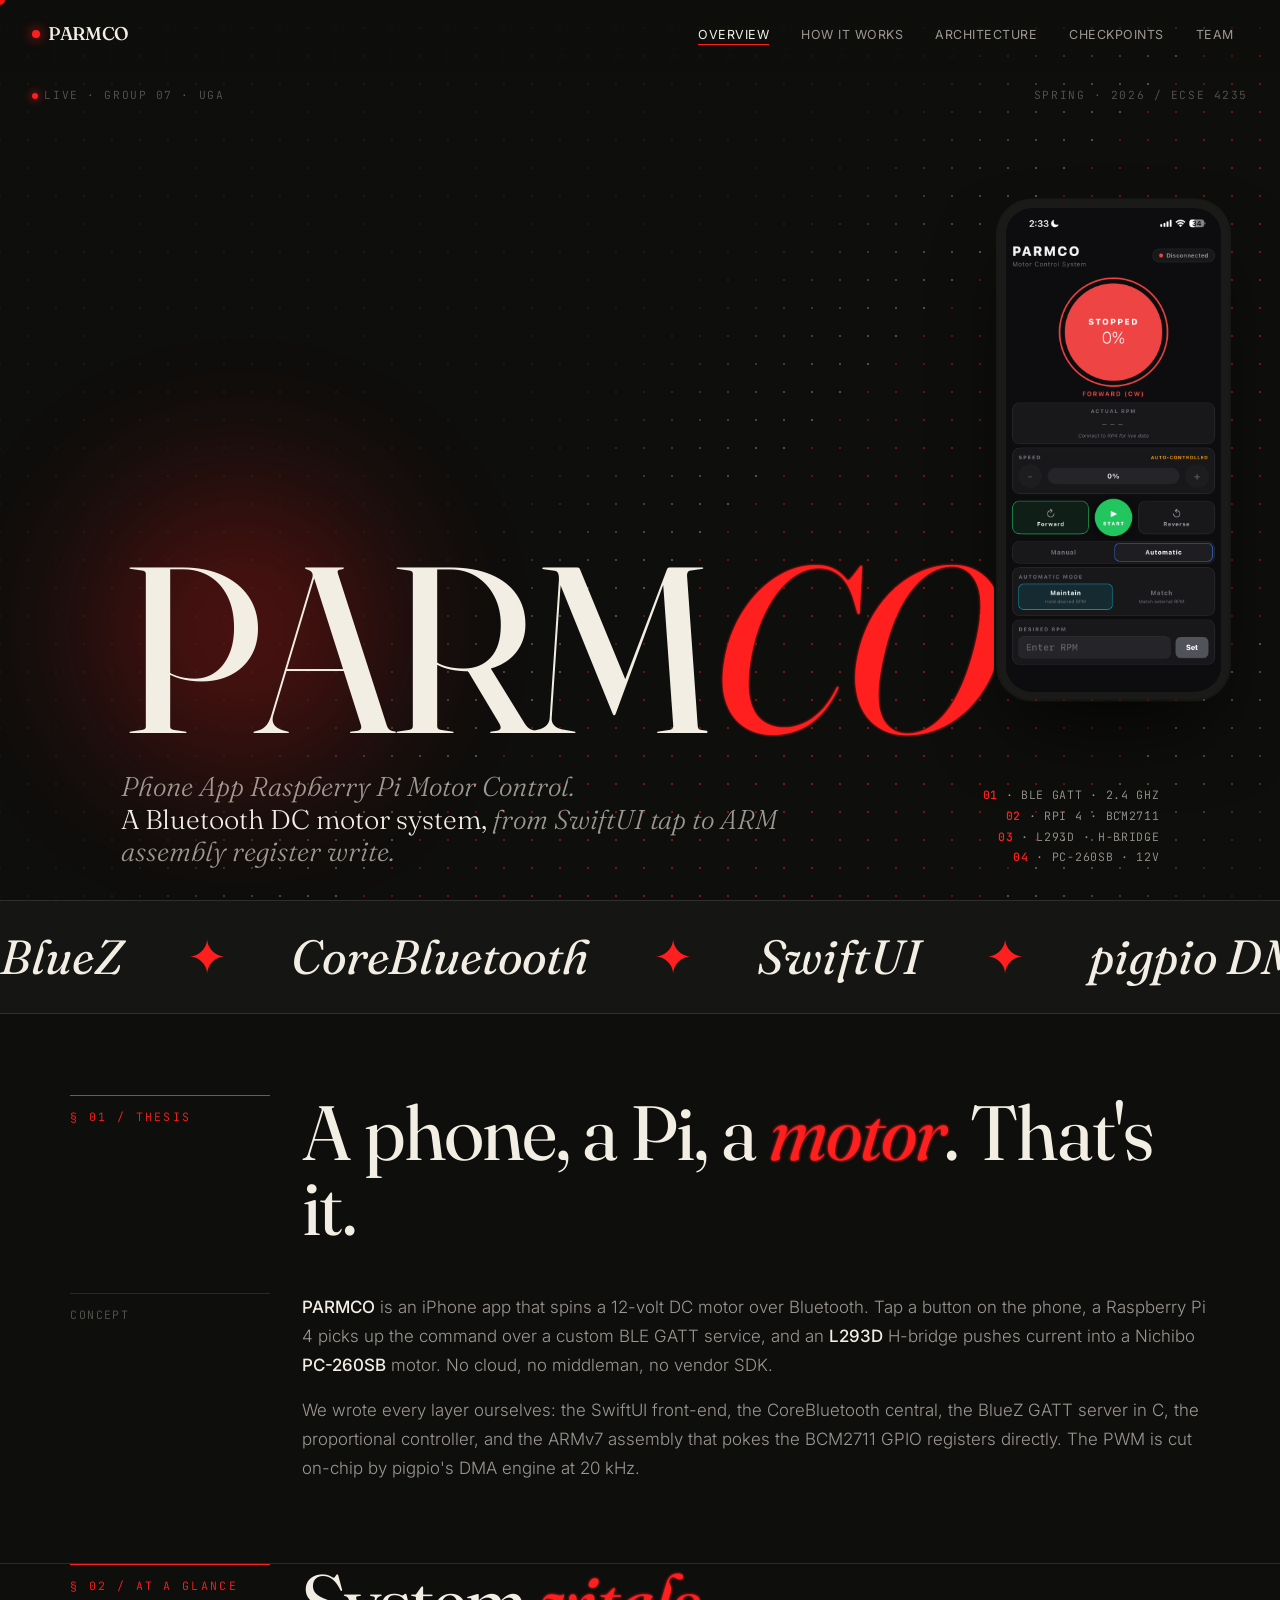
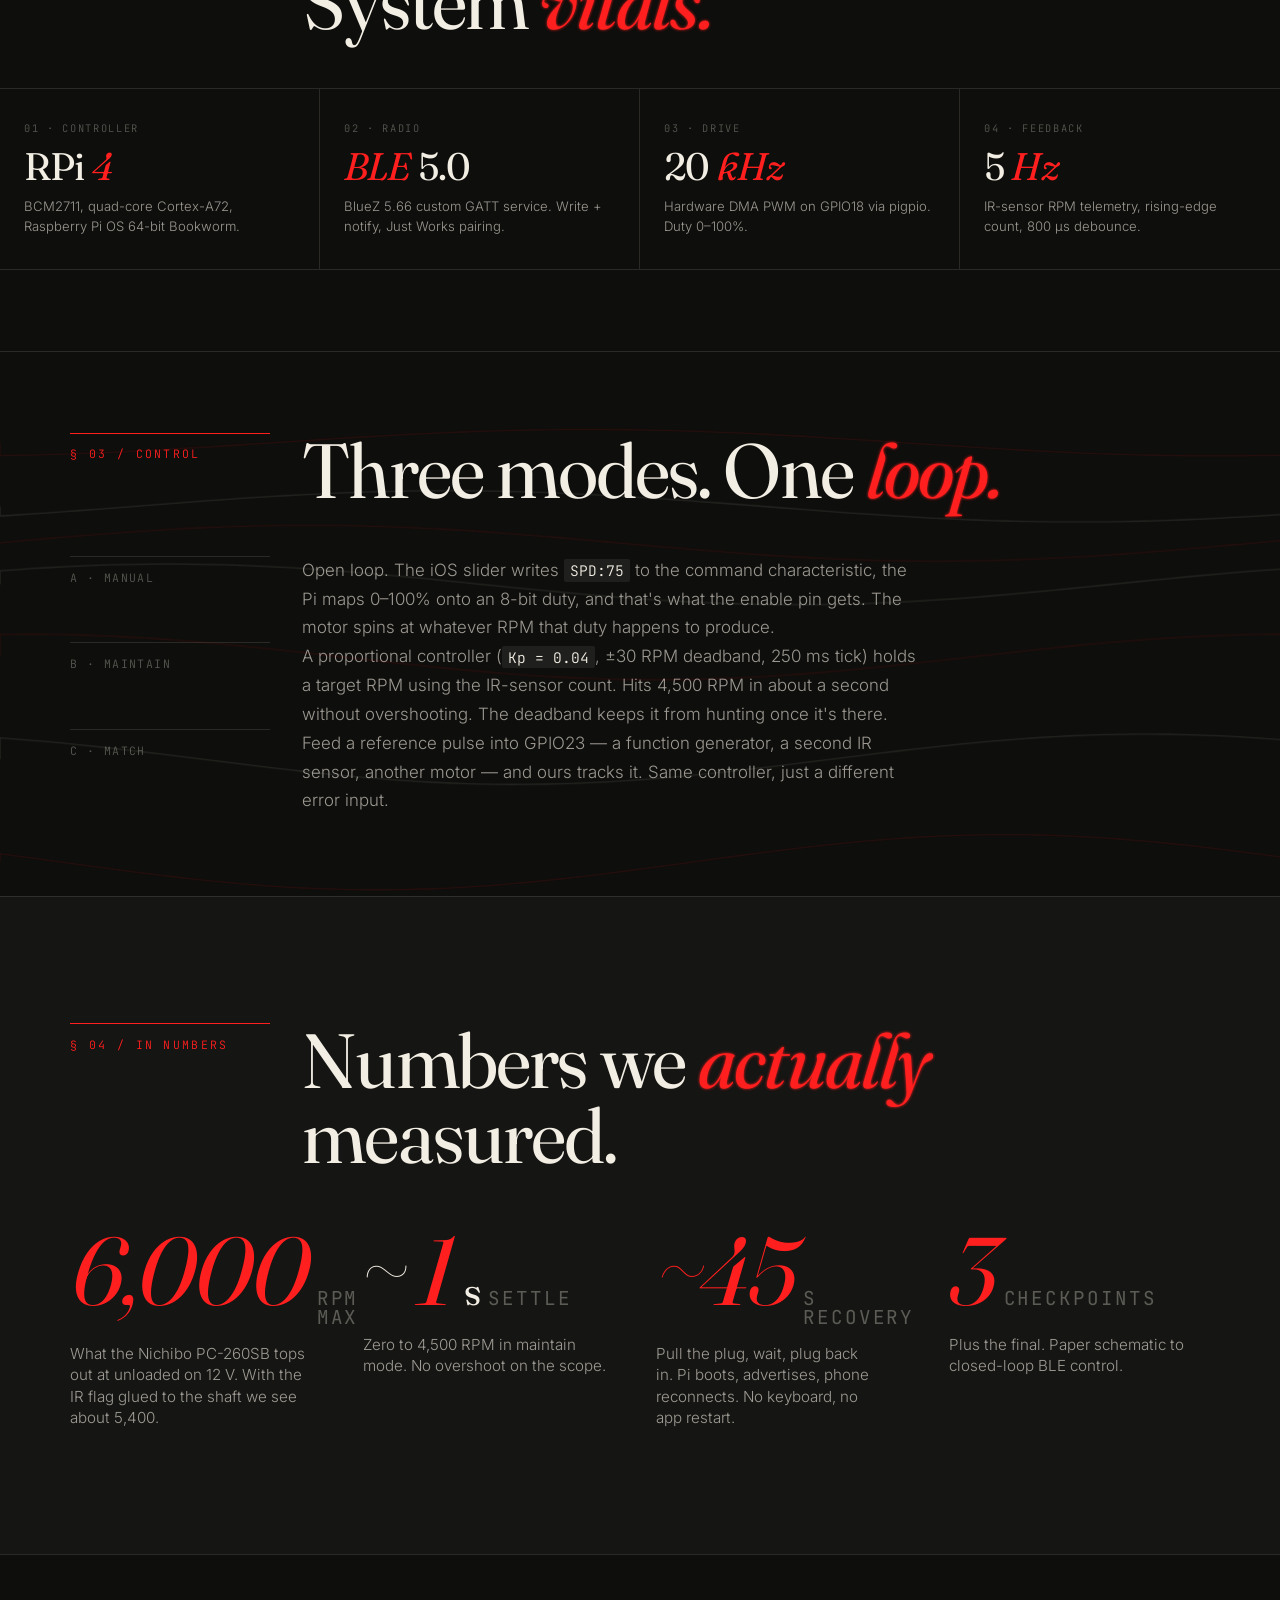
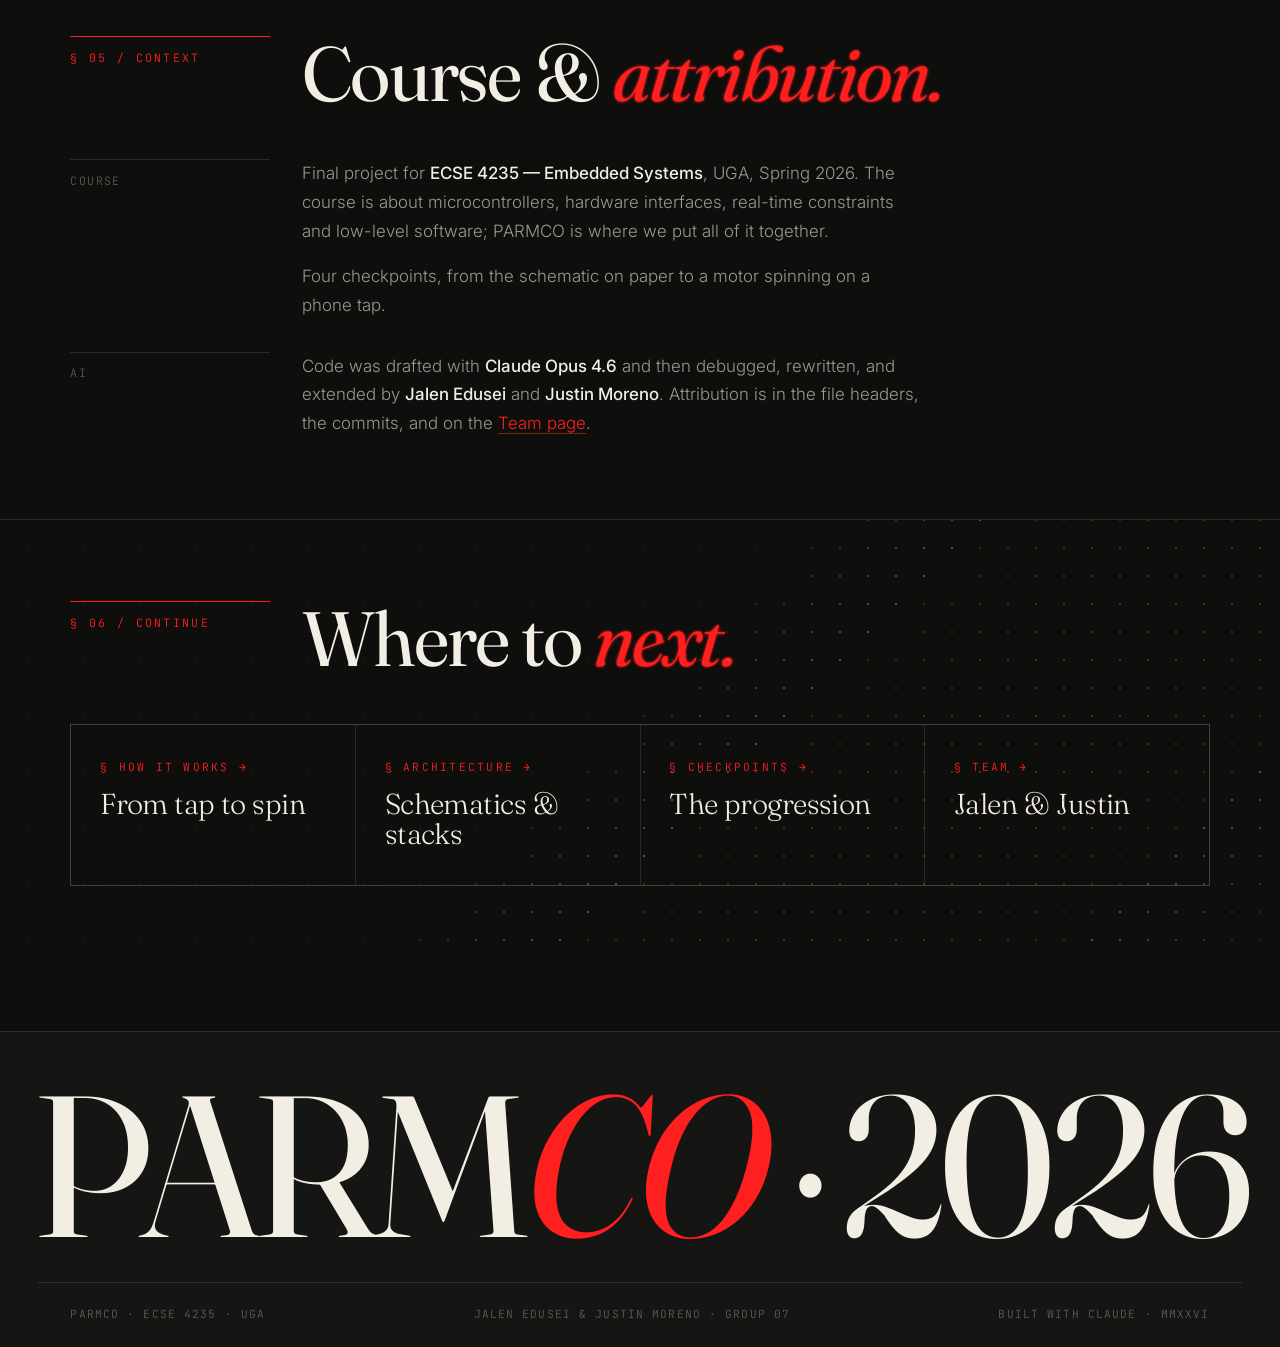
<file: index.html>
<!DOCTYPE html>
<html lang="en">
<head>
  <meta charset="UTF-8">
  <link rel="icon" href="favicon.svg" type="image/svg+xml">
  <meta name="viewport" content="width=device-width, initial-scale=1.0">
  <title>PARMCO — Bluetooth Motor Control</title>
  <link rel="stylesheet" href="style.css">
  <script>document.documentElement.classList.add('js');</script>
</head>
<body>

<!-- ========== NAV ========== -->
<nav id="site-nav">
  <a href="index.html" class="nav-logo">
    <span class="nav-logo-dot"></span>
    PARMCO
  </a>
  <button class="nav-toggle" aria-label="Toggle menu">MENU</button>
  <ul class="nav-links">
    <li><a href="index.html" class="active">Overview</a></li>
    <li><a href="how-it-works.html">How It Works</a></li>
    <li><a href="architecture.html">Architecture</a></li>
    <li><a href="checkpoints.html">Checkpoints</a></li>
    <li><a href="team.html">Team</a></li>
  </ul>
</nav>

<!-- ========== HERO ========== -->
<header class="hero" id="hero">
  <div class="hero-grid"></div>
  <div class="blob"></div>

  <div class="hero-meta-top">
    <span><span class="dot"></span> LIVE · GROUP 07 · UGA</span>
    <span>SPRING · 2026 / ECSE 4235</span>
  </div>

  <div class="hero-phone" aria-hidden="true">
    <img src="images/parmco-app.png" alt="">
  </div>

  <div class="wrap">
    <h1>
      <span class="split-word">PARM</span><em class="split-word">CO</em>
    </h1>
    <div class="hero-split">
      <p class="hero-tagline reveal reveal-delay-2">
        Phone App Raspberry Pi Motor Control.<br>
        <span>A Bluetooth DC motor system,</span> from SwiftUI tap to ARM assembly register write.
      </p>
      <div class="hero-specs reveal reveal-delay-3">
        <div><span class="num">01</span> · BLE GATT · 2.4 GHZ</div>
        <div><span class="num">02</span> · RPi 4 · BCM2711</div>
        <div><span class="num">03</span> · L293D · H-BRIDGE</div>
        <div><span class="num">04</span> · PC-260SB · 12V</div>
      </div>
    </div>
  </div>
</header>

<!-- ========== MARQUEE ========== -->
<div class="marquee">
  <div class="marquee-track">
    <span>BlueZ</span><span>CoreBluetooth</span><span>SwiftUI</span><span>pigpio DMA</span><span>ARMv7 asm</span><span>GATT</span><span>GPIO</span><span>PWM 20 kHz</span>
    <span>BlueZ</span><span>CoreBluetooth</span><span>SwiftUI</span><span>pigpio DMA</span><span>ARMv7 asm</span><span>GATT</span><span>GPIO</span><span>PWM 20 kHz</span>
  </div>
</div>

<main>

  <!-- ========== SECTION 01 · INTRO ========== -->
  <section class="section" id="about">
    <div class="wrap">
      <div class="section-head reveal">
        <div class="section-num">§ 01 / Thesis</div>
        <h2 class="section-title">A phone, a Pi, a <em>motor</em>. That's it.</h2>
      </div>

      <div class="body-grid reveal reveal-delay-1">
        <div class="aside">Concept</div>
        <div class="body wide">
          <p><strong>PARMCO</strong> is an iPhone app that spins a 12-volt DC motor over Bluetooth. Tap a button on the phone, a Raspberry Pi 4 picks up the command over a custom BLE GATT service, and an <strong>L293D</strong> H-bridge pushes current into a Nichibo <strong>PC-260SB</strong> motor. No cloud, no middleman, no vendor SDK.</p>
          <p>We wrote every layer ourselves: the SwiftUI front-end, the CoreBluetooth central, the BlueZ GATT server in C, the proportional controller, and the ARMv7 assembly that pokes the BCM2711 GPIO registers directly. The PWM is cut on-chip by pigpio's DMA engine at 20 kHz.</p>
        </div>
      </div>
    </div>
  </section>

  <!-- ========== SECTION 02 · SPEC STRIP ========== -->
  <section class="section" id="spec" style="padding-top:0">
    <div class="wrap">
      <div class="section-head reveal">
        <div class="section-num">§ 02 / At a glance</div>
        <h2 class="section-title">System <em>vitals.</em></h2>
      </div>
    </div>

    <div class="spec-strip reveal">
      <div>
        <div class="spec-label">01 · Controller</div>
        <div class="spec-value">RPi <em>4</em></div>
        <div class="spec-desc">BCM2711, quad-core Cortex-A72, Raspberry Pi OS 64-bit Bookworm.</div>
      </div>
      <div>
        <div class="spec-label">02 · Radio</div>
        <div class="spec-value"><em>BLE</em> 5.0</div>
        <div class="spec-desc">BlueZ 5.66 custom GATT service. Write + notify, Just Works pairing.</div>
      </div>
      <div>
        <div class="spec-label">03 · Drive</div>
        <div class="spec-value">20 <em>kHz</em></div>
        <div class="spec-desc">Hardware DMA PWM on GPIO18 via pigpio. Duty 0–100%.</div>
      </div>
      <div>
        <div class="spec-label">04 · Feedback</div>
        <div class="spec-value">5 <em>Hz</em></div>
        <div class="spec-desc">IR-sensor RPM telemetry, rising-edge count, 800 µs debounce.</div>
      </div>
    </div>
  </section>

  <!-- ========== SECTION 03 · CALLOUT + DETAIL ========== -->
  <section class="section" id="modes">
    <div class="wrap">
      <div class="section-head reveal">
        <div class="section-num">§ 03 / Control</div>
        <h2 class="section-title">Three modes. One <em>loop.</em></h2>
      </div>

      <div class="body-grid reveal">
        <div class="aside">A · Manual</div>
        <div class="body">
          <p>Open loop. The iOS slider writes <code>SPD:75</code> to the command characteristic, the Pi maps 0–100% onto an 8-bit duty, and that's what the enable pin gets. The motor spins at whatever RPM that duty happens to produce.</p>
        </div>
      </div>

      <div class="body-grid reveal">
        <div class="aside">B · Maintain</div>
        <div class="body">
          <p>A proportional controller (<code>Kp = 0.04</code>, ±30 RPM deadband, 250 ms tick) holds a target RPM using the IR-sensor count. Hits 4,500 RPM in about a second without overshooting. The deadband keeps it from hunting once it's there.</p>
        </div>
      </div>

      <div class="body-grid reveal">
        <div class="aside">C · Match</div>
        <div class="body">
          <p>Feed a reference pulse into GPIO23 — a function generator, a second IR sensor, another motor — and ours tracks it. Same controller, just a different error input.</p>
        </div>
      </div>
    </div>
  </section>

  <!-- ========== SECTION 04 · BIG STAT ========== -->
  <section class="section" id="vitals" style="background:var(--bg-2); padding-top:clamp(6rem,14vh,10rem); padding-bottom:clamp(6rem,14vh,10rem);">
    <div class="wrap">
      <div class="section-head reveal">
        <div class="section-num">§ 04 / In numbers</div>
        <h2 class="section-title">Numbers we <em>actually</em> measured.</h2>
      </div>

      <div style="display:grid; grid-template-columns:repeat(auto-fit,minmax(260px,1fr)); gap:3rem 2rem; margin-top:3rem;">
        <div class="reveal">
          <div class="big-stat"><em>6,000</em> <span class="unit">RPM max</span></div>
          <p style="margin-top:1rem; font-size:.95rem; max-width:32ch">What the Nichibo PC-260SB tops out at unloaded on 12 V. With the IR flag glued to the shaft we see about 5,400.</p>
        </div>
        <div class="reveal reveal-delay-1">
          <div class="big-stat">~<em>1</em><span style="font-size:.4em;margin-left:.1em">s</span> <span class="unit">settle</span></div>
          <p style="margin-top:1rem; font-size:.95rem; max-width:32ch">Zero to 4,500 RPM in maintain mode. No overshoot on the scope.</p>
        </div>
        <div class="reveal reveal-delay-2">
          <div class="big-stat"><em>~45</em> <span class="unit">s recovery</span></div>
          <p style="margin-top:1rem; font-size:.95rem; max-width:32ch">Pull the plug, wait, plug back in. Pi boots, advertises, phone reconnects. No keyboard, no app restart.</p>
        </div>
        <div class="reveal reveal-delay-3">
          <div class="big-stat"><em>3</em> <span class="unit">checkpoints</span></div>
          <p style="margin-top:1rem; font-size:.95rem; max-width:32ch">Plus the final. Paper schematic to closed-loop BLE control.</p>
        </div>
      </div>
    </div>
  </section>

  <!-- ========== SECTION 05 · QUOTE ========== -->
  <section class="section" id="course">
    <div class="wrap">
      <div class="section-head reveal">
        <div class="section-num">§ 05 / Context</div>
        <h2 class="section-title">Course &amp; <em>attribution.</em></h2>
      </div>
      <div class="body-grid reveal">
        <div class="aside">Course</div>
        <div class="body">
          <p>Final project for <strong>ECSE 4235 — Embedded Systems</strong>, UGA, Spring 2026. The course is about microcontrollers, hardware interfaces, real-time constraints and low-level software; PARMCO is where we put all of it together.</p>
          <p>Four checkpoints, from the schematic on paper to a motor spinning on a phone tap.</p>
        </div>
      </div>
      <div class="body-grid reveal reveal-delay-1" style="margin-top:2rem">
        <div class="aside">AI</div>
        <div class="body">
          <p>Code was drafted with <strong>Claude Opus 4.6</strong> and then debugged, rewritten, and extended by <strong>Jalen Edusei</strong> and <strong>Justin Moreno</strong>. Attribution is in the file headers, the commits, and on the <a href="team.html">Team page</a>.</p>
        </div>
      </div>
    </div>
  </section>

  <!-- ========== SECTION 06 · NAV OUT ========== -->
  <section class="section" id="next">
    <div class="wrap">
      <div class="section-head reveal">
        <div class="section-num">§ 06 / Continue</div>
        <h2 class="section-title">Where to <em>next.</em></h2>
      </div>

      <div style="display:grid; grid-template-columns:repeat(auto-fit,minmax(240px,1fr)); gap:1px; background:var(--rule); border:1px solid var(--rule); margin-top:2rem;">
        <a href="how-it-works.html" class="bare reveal" style="padding:2.2rem 1.8rem; background:var(--bg); color:var(--paper); display:block; text-decoration:none;">
          <div style="font-family:var(--f-mono); font-size:.7rem; letter-spacing:.2em; color:var(--accent)">§ HOW IT WORKS →</div>
          <div style="font-family:var(--f-display); font-size:1.8rem; margin-top:.8rem; line-height:1.05; letter-spacing:-.02em;">From tap to spin</div>
        </a>
        <a href="architecture.html" class="bare reveal reveal-delay-1" style="padding:2.2rem 1.8rem; background:var(--bg); color:var(--paper); display:block; text-decoration:none;">
          <div style="font-family:var(--f-mono); font-size:.7rem; letter-spacing:.2em; color:var(--accent)">§ ARCHITECTURE →</div>
          <div style="font-family:var(--f-display); font-size:1.8rem; margin-top:.8rem; line-height:1.05; letter-spacing:-.02em;">Schematics &amp; stacks</div>
        </a>
        <a href="checkpoints.html" class="bare reveal reveal-delay-2" style="padding:2.2rem 1.8rem; background:var(--bg); color:var(--paper); display:block; text-decoration:none;">
          <div style="font-family:var(--f-mono); font-size:.7rem; letter-spacing:.2em; color:var(--accent)">§ CHECKPOINTS →</div>
          <div style="font-family:var(--f-display); font-size:1.8rem; margin-top:.8rem; line-height:1.05; letter-spacing:-.02em;">The progression</div>
        </a>
        <a href="team.html" class="bare reveal reveal-delay-3" style="padding:2.2rem 1.8rem; background:var(--bg); color:var(--paper); display:block; text-decoration:none;">
          <div style="font-family:var(--f-mono); font-size:.7rem; letter-spacing:.2em; color:var(--accent)">§ TEAM →</div>
          <div style="font-family:var(--f-display); font-size:1.8rem; margin-top:.8rem; line-height:1.05; letter-spacing:-.02em;">Jalen &amp; Justin</div>
        </a>
      </div>
    </div>
  </section>

</main>

<!-- ========== FOOTER ========== -->
<footer>
  <div class="footer-marquee" style="text-align: center">PARM<em>CO</em> · 2026</div>
  <div class="footer-inner">
    <div>PARMCO · ECSE 4235 · UGA</div>
    <div>JALEN EDUSEI &amp; JUSTIN MORENO · GROUP 07</div>
    <div>BUILT WITH CLAUDE · MMXXVI</div>
  </div>
</footer>

<script src="tweaks.js"></script>
<script src="bg-effects.js"></script>
<script>
document.addEventListener('DOMContentLoaded', function () {
  // Hero — dot grid pulse
  BgEffects.dotGrid(document.querySelector('.hero'));
  // Three modes. One Loop — silk ribbons
  BgEffects.silk(document.querySelector('#modes'));
  // Where to next — dot grid pulse
  BgEffects.dotGrid(document.querySelector('#next'));
});
</script>
</body>
</html>
</file>
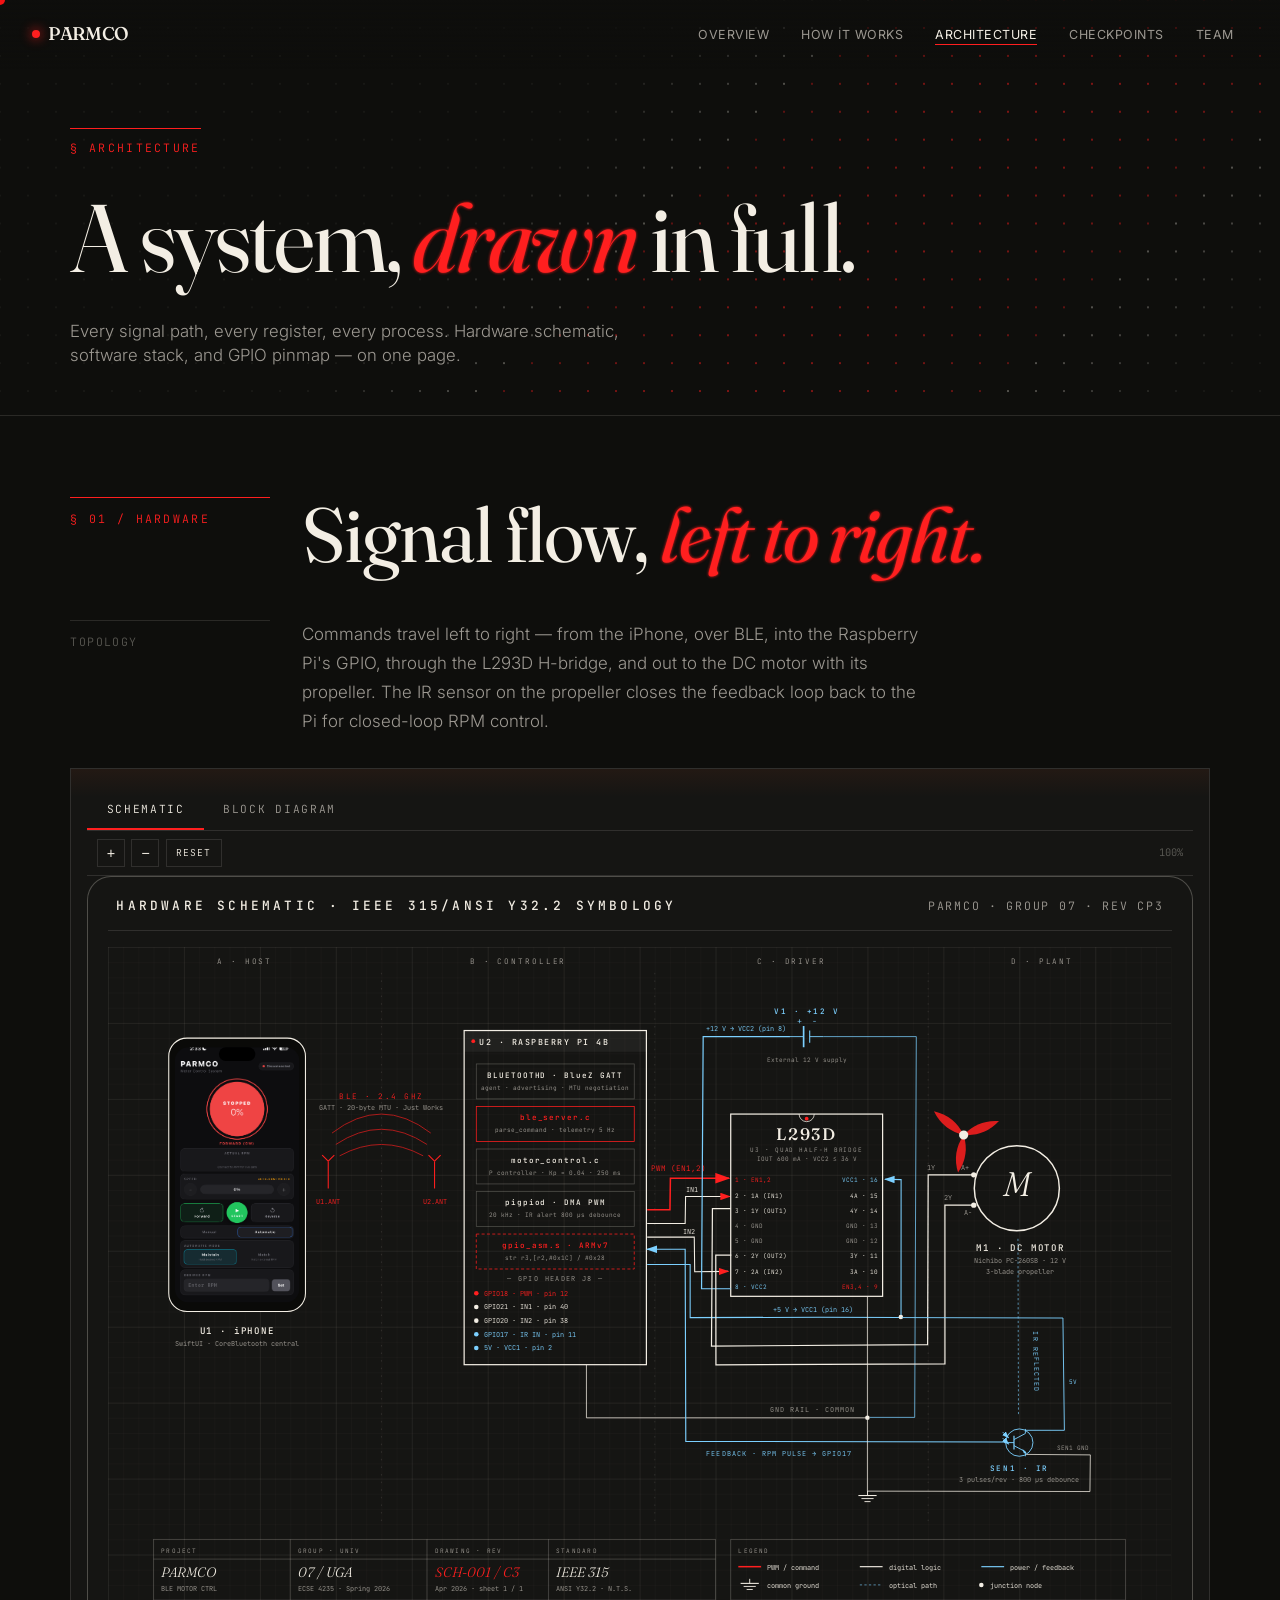
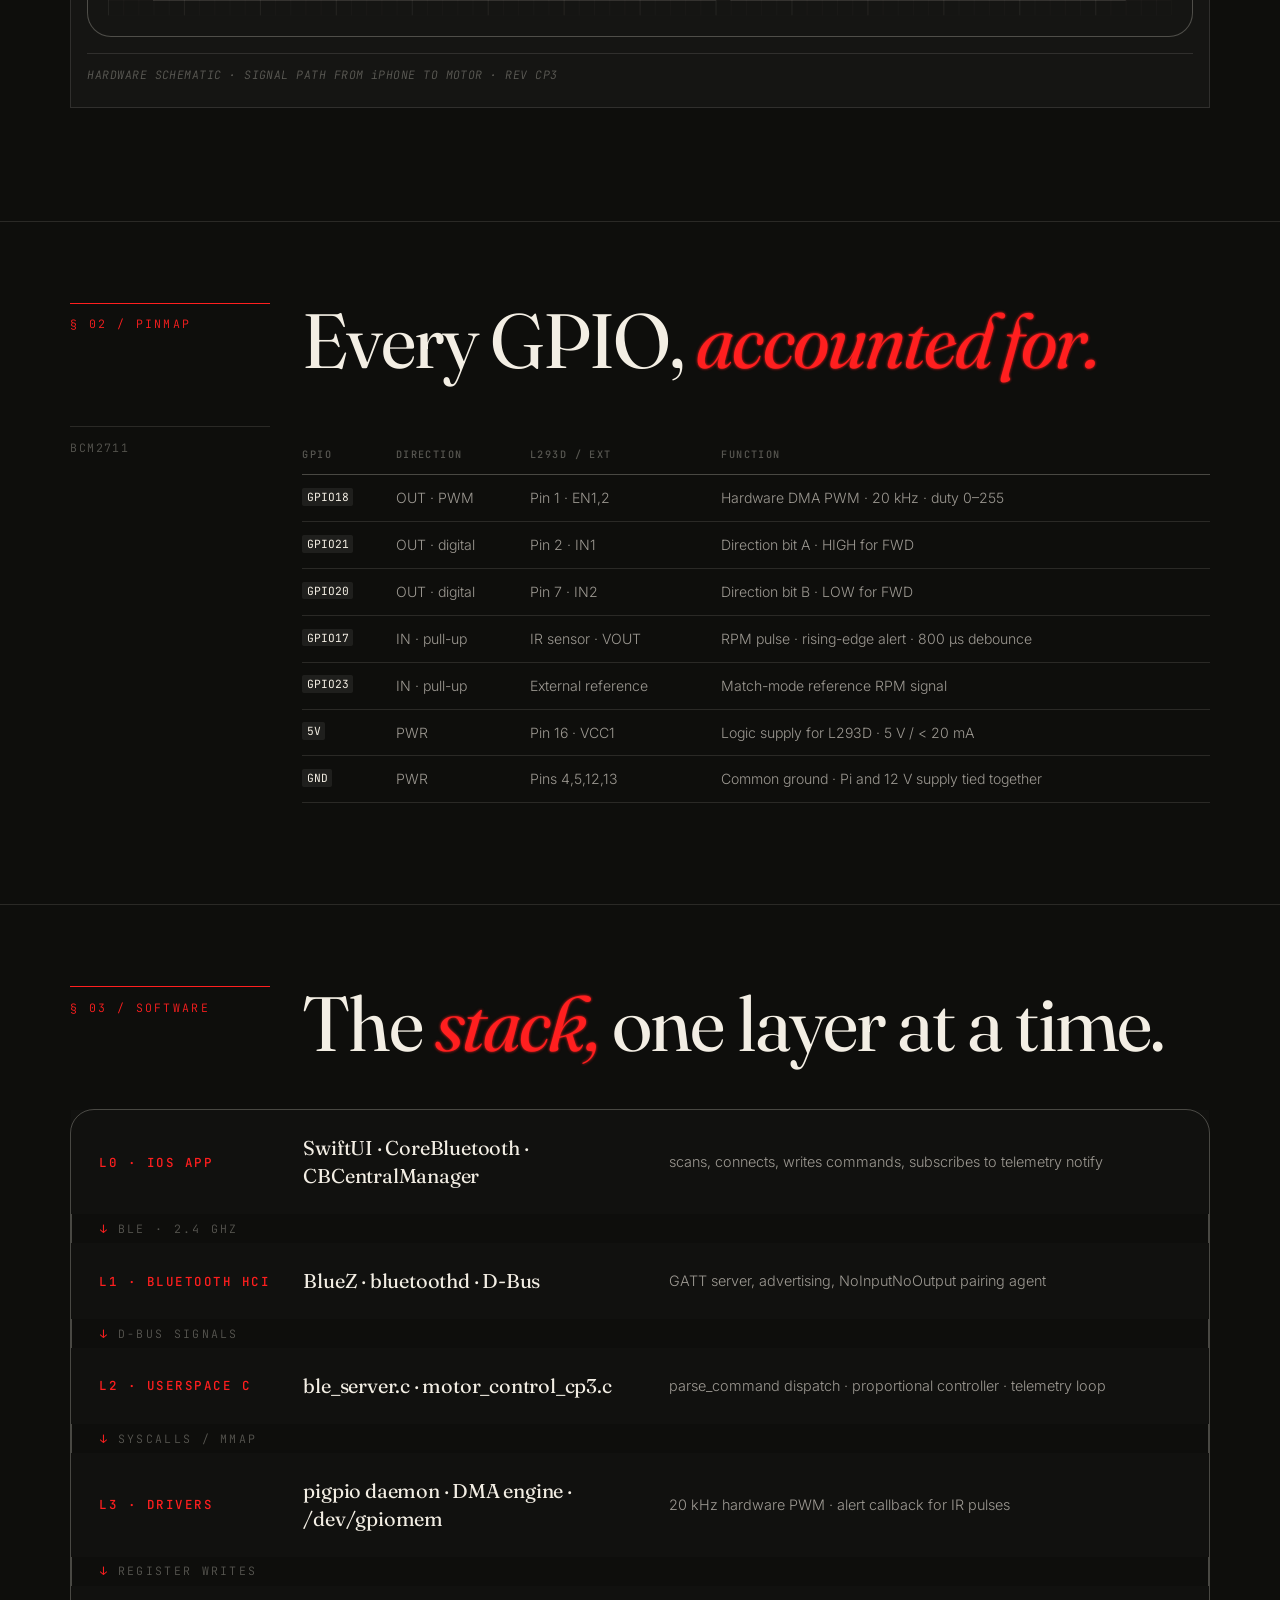
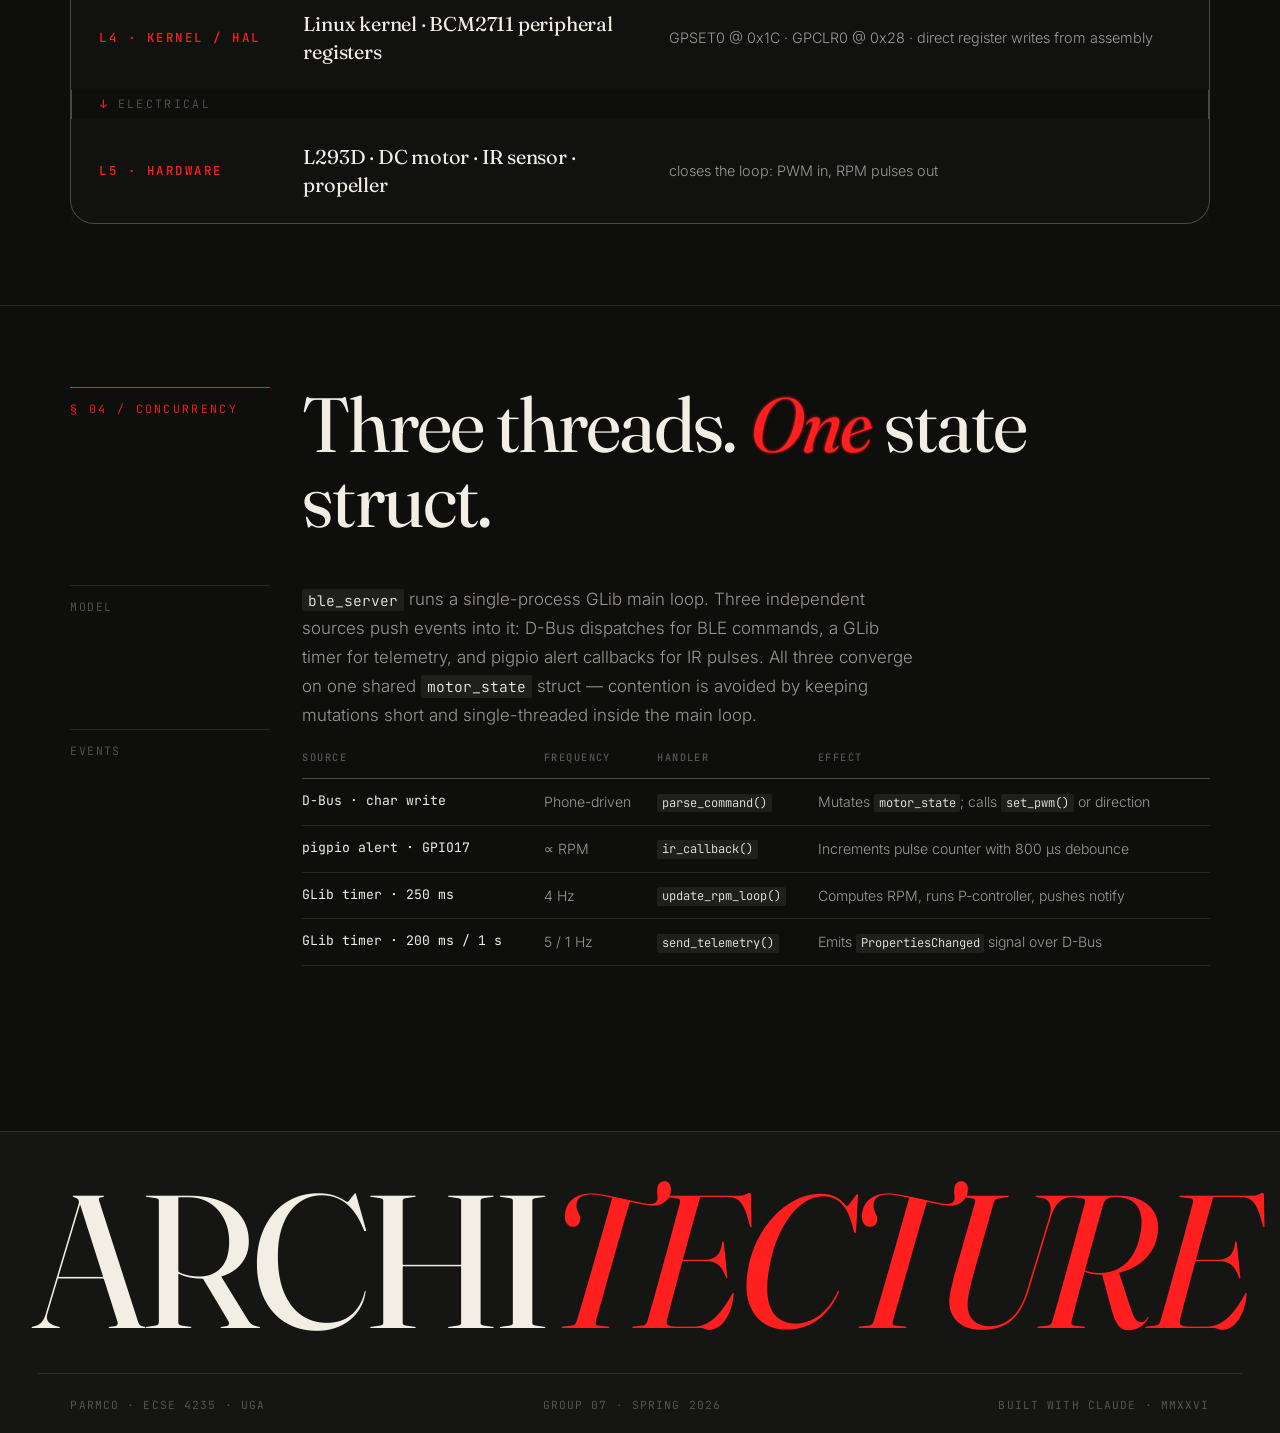
<file: architecture.html>
<!DOCTYPE html>
<html lang="en">
<head>
  <meta charset="UTF-8">
  <link rel="icon" href="favicon.svg" type="image/svg+xml">
  <meta name="viewport" content="width=device-width, initial-scale=1.0">
  <title>Architecture — PARMCO</title>
  <link rel="stylesheet" href="style.css">
  <script>document.documentElement.classList.add('js');</script>
</head>
<body>

<nav id="site-nav">
  <a href="index.html" class="nav-logo"><span class="nav-logo-dot"></span>PARMCO</a>
  <button class="nav-toggle" aria-label="Toggle menu">MENU</button>
  <ul class="nav-links">
    <li><a href="index.html">Overview</a></li>
    <li><a href="how-it-works.html">How It Works</a></li>
    <li><a href="architecture.html" class="active">Architecture</a></li>
    <li><a href="checkpoints.html">Checkpoints</a></li>
    <li><a href="team.html">Team</a></li>
  </ul>
</nav>

<main>
  <section class="page-hero">
    <div class="wrap">
      <span class="label">§ ARCHITECTURE</span>
      <h1>A system, <em>drawn</em> in full.</h1>
      <p>Every signal path, every register, every process. Hardware schematic, software stack, and GPIO pinmap — on one page.</p>
    </div>
  </section>

  <!-- ========== HARDWARE SCHEMATIC ========== -->
  <section class="section">
    <div class="wrap">
      <div class="section-head reveal">
        <div class="section-num">§ 01 / Hardware</div>
        <h2 class="section-title">Signal flow, <em>left to right.</em></h2>
      </div>

      <div class="body-grid reveal">
        <div class="aside">Topology</div>
        <div class="body">
          <p>Commands travel left to right — from the iPhone, over BLE, into the Raspberry Pi's GPIO, through the L293D H-bridge, and out to the DC motor with its propeller. The IR sensor on the propeller closes the feedback loop back to the Pi for closed-loop RPM control.</p>
        </div>
      </div>

      <div class="diagram reveal schematic-wrap" style="position:relative; overflow:hidden;">
        <!-- Diagram tabs -->
        <div class="sch-tabs" style="display:flex; gap:0; border-bottom:1px solid var(--rule); font-family:var(--f-mono); font-size:.7rem; letter-spacing:.15em;">
          <button class="sch-tab active" data-view="schematic" style="background:none; border:none; border-bottom:2px solid var(--accent); color:var(--paper); padding:.6rem 1.2rem; cursor:pointer; font:inherit; letter-spacing:inherit;">SCHEMATIC</button>
          <button class="sch-tab" data-view="block" style="background:none; border:none; border-bottom:2px solid transparent; color:var(--ink-dim); padding:.6rem 1.2rem; cursor:pointer; font:inherit; letter-spacing:inherit;">BLOCK DIAGRAM</button>
        </div>

        <!-- Schematic controls -->
        <div class="sch-controls" style="display:flex; gap:.4rem; padding:.5rem .6rem; font-family:var(--f-mono); font-size:.65rem; color:var(--ink-dim); align-items:center; border-bottom:1px solid var(--rule);">
          <button id="sch-zin" title="Zoom in" style="background:none; border:1px solid var(--rule); color:var(--paper); width:28px; height:28px; cursor:pointer; font-size:.9rem; display:flex; align-items:center; justify-content:center;">+</button>
          <button id="sch-zout" title="Zoom out" style="background:none; border:1px solid var(--rule); color:var(--paper); width:28px; height:28px; cursor:pointer; font-size:.9rem; display:flex; align-items:center; justify-content:center;">−</button>
          <button id="sch-reset" title="Reset view" style="background:none; border:1px solid var(--rule); color:var(--paper); height:28px; padding:0 .6rem; cursor:pointer; font:inherit; letter-spacing:.1em; font-size:.6rem;">RESET</button>
          <span id="sch-zoom-label" style="margin-left:auto; color:var(--ink-faint);">100%</span>
        </div>

        <!-- Schematic view (pannable/zoomable) -->
        <div id="sch-view" class="schematic-frame" style="cursor:grab; overflow:hidden; touch-action:none;">
          <div class="schematic-head">
            <span class="s-t">HARDWARE SCHEMATIC · IEEE 315/ANSI Y32.2 SYMBOLOGY</span>
            <span class="s-s">PARMCO · GROUP 07 · REV CP3</span>
          </div>
          <div id="sch-canvas" style="transform-origin:0 0;">

          <svg xmlns="http://www.w3.org/2000/svg" viewBox="0 0 1400 880" class="schematic-svg">
            <defs>
              <pattern id="grid" width="20" height="20" patternUnits="userSpaceOnUse">
                <path d="M 20 0 L 0 0 0 20" fill="none" stroke="var(--rule)" stroke-width="0.4"/>
              </pattern>
              <pattern id="gridMajor" width="100" height="100" patternUnits="userSpaceOnUse">
                <path d="M 100 0 L 0 0 0 100" fill="none" stroke="var(--rule-strong)" stroke-width="0.5"/>
              </pattern>
              <marker id="arrow" markerWidth="10" markerHeight="7" refX="9" refY="3.5" orient="auto">
                <polygon points="0 0, 10 3.5, 0 7" fill="var(--accent)"/>
              </marker>
              <marker id="arrowFB" markerWidth="10" markerHeight="7" refX="9" refY="3.5" orient="auto">
                <polygon points="0 0, 10 3.5, 0 7" fill="var(--accent-cool)"/>
              </marker>
            </defs>

            <rect width="1400" height="880" fill="url(#grid)"/>
            <rect width="1400" height="880" fill="url(#gridMajor)"/>

            <g font-family="var(--f-mono)" font-size="10" fill="var(--ink-dim)" letter-spacing="0.25em">
              <text x="180" y="22" text-anchor="middle">A · HOST</text>
              <text x="540" y="22" text-anchor="middle">B · CONTROLLER</text>
              <text x="900" y="22" text-anchor="middle">C · DRIVER</text>
              <text x="1230" y="22" text-anchor="middle">D · PLANT</text>
              <line x1="360" y1="34" x2="360" y2="760" stroke="var(--rule-strong)" stroke-dasharray="2 8" stroke-width="0.6"/>
              <line x1="720" y1="34" x2="720" y2="760" stroke="var(--rule-strong)" stroke-dasharray="2 8" stroke-width="0.6"/>
              <line x1="1080" y1="34" x2="1080" y2="760" stroke="var(--rule-strong)" stroke-dasharray="2 8" stroke-width="0.6"/>
            </g>

            <g transform="translate(80, 120)" data-comp="phone" data-ports="right:180,200">
              <rect x="0" y="0" width="180" height="360" rx="24" fill="#0a0a08" stroke="var(--paper)" stroke-width="1.4"/>
              <defs><clipPath id="phoneScreen"><rect x="8" y="12" width="164" height="336" rx="18"/></clipPath></defs>
              <image x="8" y="12" width="164" height="336" href="images/parmco-app.png" preserveAspectRatio="xMidYMid slice" clip-path="url(#phoneScreen)"/>
              <rect x="66" y="12" width="48" height="18" rx="9" fill="#000"/>
            </g>
            <g transform="translate(170, 510)" text-anchor="middle" data-comp="phone-label" data-ports="">
              <text font-family="var(--f-mono)" font-size="12" font-weight="500" letter-spacing="0.2em" fill="var(--paper)">U1 · iPHONE</text>
              <text y="16" font-family="var(--f-mono)" font-size="9" fill="var(--ink-dim)">SwiftUI · CoreBluetooth central</text>
            </g>

            <g transform="translate(290, 300)" data-comp="ant-phone" data-ports="right:20,0">
              <line x1="0" y1="-18" x2="0" y2="18" stroke="var(--accent)" stroke-width="1.4"/>
              <line x1="0" y1="-18" x2="-8" y2="-26" stroke="var(--accent)" stroke-width="1.4"/>
              <line x1="0" y1="-18" x2="8" y2="-26" stroke="var(--accent)" stroke-width="1.4"/>
              <text x="0" y="38" text-anchor="middle" font-family="var(--f-mono)" font-size="9" fill="var(--accent)">U1.ANT</text>
            </g>
            <g transform="translate(430, 300)" data-comp="ant-pi" data-ports="left:-20,0">
              <line x1="0" y1="-18" x2="0" y2="18" stroke="var(--accent)" stroke-width="1.4"/>
              <line x1="0" y1="-18" x2="-8" y2="-26" stroke="var(--accent)" stroke-width="1.4"/>
              <line x1="0" y1="-18" x2="8" y2="-26" stroke="var(--accent)" stroke-width="1.4"/>
              <text x="0" y="38" text-anchor="middle" font-family="var(--f-mono)" font-size="9" fill="var(--accent)">U2.ANT</text>
            </g>
            <g fill="none" stroke="var(--accent)" stroke-width="1.2" opacity="0.7">
              <path d="M 305 275 Q 360 245 415 275"/>
              <path d="M 300 260 Q 360 220 420 260"/>
              <path d="M 295 245 Q 360 195 425 245"/>
            </g>
            <g font-family="var(--f-mono)" fill="var(--ink-dim)" text-anchor="middle">
              <text x="360" y="200" font-size="10" fill="var(--accent)" letter-spacing="0.2em">BLE · 2.4 GHZ</text>
              <text x="360" y="214" font-size="9">GATT · 20-byte MTU · Just Works</text>
            </g>

            <g transform="translate(468.96, 110)" data-comp="pi" data-ports="r-pwm:240,236|r-in1:240,254|r-in2:240,272|r-5v:240,308|r-ir:240,288|r-gnd:120,440">
              <rect x="0" y="0" width="240" height="440" fill="none" stroke="var(--paper)" stroke-width="1.6"/>
              <rect x="0" y="0" width="240" height="28" fill="rgba(255,255,255,0.05)"/>
              <circle cx="12" cy="14" r="2.5" fill="var(--accent)"/>
              <text x="20" y="19" font-family="var(--f-mono)" font-size="11" font-weight="500" fill="var(--paper)" letter-spacing="0.18em">U2 · RASPBERRY PI 4B</text>
              <g transform="translate(16, 44)">
                <rect x="0" y="0" width="208" height="46" fill="none" stroke="var(--rule-strong)"/>
                <text x="104" y="18" text-anchor="middle" font-family="var(--f-mono)" font-size="10" font-weight="500" fill="var(--paper)" letter-spacing="0.12em">BLUETOOTHD · BlueZ GATT</text>
                <text x="104" y="34" text-anchor="middle" font-family="var(--f-mono)" font-size="8" fill="var(--ink-dim)">agent · advertising · MTU negotiation</text>
              </g>
              <g transform="translate(16, 100)">
                <rect x="0" y="0" width="208" height="46" fill="none" stroke="var(--accent)"/>
                <text x="104" y="18" text-anchor="middle" font-family="var(--f-mono)" font-size="10" font-weight="500" fill="var(--accent)" letter-spacing="0.12em">ble_server.c</text>
                <text x="104" y="34" text-anchor="middle" font-family="var(--f-mono)" font-size="8" fill="var(--ink-dim)">parse_command · telemetry 5 Hz</text>
              </g>
              <g transform="translate(16, 156)">
                <rect x="0" y="0" width="208" height="46" fill="none" stroke="var(--rule-strong)"/>
                <text x="104" y="18" text-anchor="middle" font-family="var(--f-mono)" font-size="10" font-weight="500" fill="var(--paper)" letter-spacing="0.12em">motor_control.c</text>
                <text x="104" y="34" text-anchor="middle" font-family="var(--f-mono)" font-size="8" fill="var(--ink-dim)">P controller · Kp = 0.04 · 250 ms</text>
              </g>
              <g transform="translate(16, 212)">
                <rect x="0" y="0" width="208" height="46" fill="none" stroke="var(--rule-strong)"/>
                <text x="104" y="18" text-anchor="middle" font-family="var(--f-mono)" font-size="10" font-weight="500" fill="var(--paper)" letter-spacing="0.12em">pigpiod · DMA PWM</text>
                <text x="104" y="34" text-anchor="middle" font-family="var(--f-mono)" font-size="8" fill="var(--ink-dim)">20 kHz · IR alert 800 µs debounce</text>
              </g>
              <g transform="translate(16, 268)">
                <rect x="0" y="0" width="208" height="46" fill="none" stroke="var(--accent)" stroke-dasharray="4 3"/>
                <text x="104" y="18" text-anchor="middle" font-family="var(--f-mono)" font-size="10" font-weight="500" fill="var(--accent)" letter-spacing="0.12em">gpio_asm.s · ARMv7</text>
                <text x="104" y="34" text-anchor="middle" font-family="var(--f-mono)" font-size="8" fill="var(--ink-dim)">str r3,[r2,#0x1C] / #0x28</text>
              </g>
              <g transform="translate(16, 330)">
                <text x="104" y="0" text-anchor="middle" font-family="var(--f-mono)" font-size="9" fill="var(--ink-dim)" letter-spacing="0.2em">— GPIO HEADER J8 —</text>
                <g font-family="var(--f-mono)" font-size="9">
                  <g transform="translate(0, 16)"><circle r="3" fill="var(--accent)"/>      <text x="10" y="3" fill="var(--accent)">GPIO18 · PWM · pin 12</text></g>
                  <g transform="translate(0, 34)"><circle r="3" fill="var(--paper)"/>       <text x="10" y="3" fill="var(--paper)">GPIO21 · IN1 · pin 40</text></g>
                  <g transform="translate(0, 52)"><circle r="3" fill="var(--paper)"/>       <text x="10" y="3" fill="var(--paper)">GPIO20 · IN2 · pin 38</text></g>
                  <g transform="translate(0, 70)"><circle r="3" fill="var(--accent-cool)"/> <text x="10" y="3" fill="var(--accent-cool)">GPIO17 · IR IN · pin 11</text></g>
                  <g transform="translate(0, 88)"><circle r="3" fill="var(--accent-cool)"/> <text x="10" y="3" fill="var(--accent-cool)">5V · VCC1 · pin 2</text></g>
                </g>
              </g>
            </g>

            <path data-wire="pi:r-pwm,l293d:en12" d="M 710 346 L 740 346 L 740.57 304.47 L 817.72 304.47" fill="none" stroke="var(--accent)" stroke-width="2" marker-end="url(#arrow)"/>
            <text x="714.9613037109375" y="295.395263671875" font-family="var(--f-mono)" font-size="10" fill="var(--accent)">PWM (EN1,2)</text>

            <path data-wire="pi:r-in1,l293d:in1" d="M 710 364 L 760 364 L 760.57 328.49 L 818.86 328.49" fill="none" stroke="var(--paper)" stroke-width="1.4" marker-end="url(#arrow)"/>
            <text x="761.0620727539062" y="323.03863525390625" font-family="var(--f-mono)" font-size="9" fill="var(--paper)">IN1</text>

            <path data-wire="pi:r-in2,l293d:in2" d="M 710 382 L 772 382 L 772.57 427.68 L 816.58 427.10" fill="none" stroke="var(--paper)" stroke-width="1.4" marker-end="url(#arrow)"/>
            <text x="756.8372802734375" y="377.6589660644531" font-family="var(--f-mono)" font-size="9" fill="var(--paper)">IN2</text>

            <path data-wire="pi:r-5v,l293d:vcc1" d="M 710 418 L 766.57 418 L 766.57 488.05 L 937.49 487.52 L 1044.25 487.79 L 1044.37 306.31 L 1023.2 305.92" fill="none" stroke="var(--accent-cool)" stroke-width="1.4" marker-end="url(#arrowFB)"/>
            <text x="981.5698852539062" y="480.8587646484375" font-family="var(--f-mono)" font-size="9" fill="var(--accent-cool)" text-anchor="end">+5 V → VCC1 (pin 16)</text>

            <g transform="translate(820, 220)" data-comp="l293d" data-ports="en12:0,20|in1:0,56|out1:0,110|gnd1:0,160|gnd2:0,190|out2:0,190|in2:0,210|vcc2:0,230|vcc1:200,120|rout1:200,110|rout2:200,170">
              <rect x="0" y="0" width="200" height="240" fill="none" stroke="var(--paper)" stroke-width="1.6"/>
              <path d="M 90 0 A 8 8 0 0 0 110 0" fill="none" stroke="var(--paper)" stroke-width="1"/>
              <circle cx="100" cy="6" r="2.5" fill="var(--accent)"/>
              <text x="100" y="34" text-anchor="middle" font-family="var(--f-display)" font-size="22" font-weight="500" fill="var(--paper)" letter-spacing="0.1em">L293D</text>
              <text x="100" y="50" text-anchor="middle" font-family="var(--f-mono)" font-size="8" fill="var(--ink-dim)" letter-spacing="0.15em">U3 · QUAD HALF-H BRIDGE</text>
              <text x="100" y="62" text-anchor="middle" font-family="var(--f-mono)" font-size="8" fill="var(--ink-dim)">IOUT 600 mA · VCC2 ≤ 36 V</text>
              <g font-family="var(--f-mono)" font-size="8" text-anchor="start">
                <text x="6" y="90" fill="var(--accent)">1 · EN1,2</text>
                <text x="6" y="110" fill="var(--paper)">2 · 1A (IN1)</text>
                <text x="6" y="130" fill="var(--paper)">3 · 1Y (OUT1)</text>
                <text x="6" y="150" fill="var(--ink-dim)">4 · GND</text>
                <text x="6" y="170" fill="var(--ink-dim)">5 · GND</text>
                <text x="6" y="190" fill="var(--paper)">6 · 2Y (OUT2)</text>
                <text x="6" y="210" fill="var(--paper)">7 · 2A (IN2)</text>
                <text x="6" y="230" fill="var(--accent-cool)">8 · VCC2</text>
              </g>
              <g font-family="var(--f-mono)" font-size="8" text-anchor="end">
                <text x="194" y="90" fill="var(--accent-cool)">VCC1 · 16</text>
                <text x="194" y="110" fill="var(--paper)">4A · 15</text>
                <text x="194" y="130" fill="var(--paper)">4Y · 14</text>
                <text x="194" y="150" fill="var(--ink-dim)">GND · 13</text>
                <text x="194" y="170" fill="var(--ink-dim)">GND · 12</text>
                <text x="194" y="190" fill="var(--paper)">3Y · 11</text>
                <text x="194" y="210" fill="var(--paper)">3A · 10</text>
                <text x="194" y="230" fill="var(--accent)">EN3,4 · 9</text>
              </g>
            </g>

            <g transform="translate(920, 118)" data-comp="v1" data-ports="minus:22,0|plus:-22,0|bottom:0,20">
              <g transform="translate(0,0)">
                <line x1="-22" y1="0" x2="-4" y2="0" stroke="var(--accent-cool)" stroke-width="1.2"/>
                <line x1="22" y1="0" x2="4" y2="0" stroke="var(--accent-cool)" stroke-width="1.2"/>
                <line x1="-4" y1="-14" x2="-4" y2="14" stroke="var(--accent-cool)" stroke-width="2.2"/>
                <line x1="4" y1="-8" x2="4" y2="8" stroke="var(--accent-cool)" stroke-width="1.4"/>
                <text x="-10" y="-17" text-anchor="middle" font-family="var(--f-mono)" font-size="11" fill="var(--accent-cool)">+</text>
                <text x="10" y="-17" text-anchor="middle" font-family="var(--f-mono)" font-size="11" fill="var(--accent-cool)">−</text>
              </g>
              <text x="0" y="-30" text-anchor="middle" font-family="var(--f-mono)" font-size="10" font-weight="500" fill="var(--accent-cool)" letter-spacing="0.2em">V1 · +12 V</text>
              <text x="0" y="34" text-anchor="middle" font-family="var(--f-mono)" font-size="8" fill="var(--ink-dim)">External 12 V supply</text>
            </g>
            <path data-wire="v1:plus,l293d:vcc2" d="M 898 118 L 783.72 118 L 781.59 450 L 820 450" fill="none" stroke="var(--accent-cool)" stroke-width="1.6"/>
            <text x="892.333251953125" y="111.15625" font-family="var(--f-mono)" font-size="9" fill="var(--accent-cool)" text-anchor="end">+12 V → VCC2 (pin 8)</text>
            <path d="M 942 118 L 1064.38 118 L 1062.25 619.41 L 1003.2 619.41" fill="none" stroke="var(--accent-cool)" stroke-width="1"/>

            <g data-comp="pi-gnd-wire" data-ports="" transform="translate(40, 0)">
            <path d="M 590 550 L 590 620 L 820 620" fill="none" stroke="var(--paper)" stroke-width="1"/>
            </g>
            
            
            <path d="M 1000 459.97 L 1000 620 L 860 620" fill="none" stroke="var(--paper)" stroke-width="1"/>
            <circle cx="1044.044921875" cy="487.3440856933594" r="3" fill="var(--paper)"/>
            
            <circle cx="1000" cy="620" r="3" fill="var(--paper)"/>
            <g transform="translate(1000.12271484375, 722.310322265625)" data-comp="gnd" data-ports="top:0,-6">
              <line x1="0" y1="-6" x2="0" y2="0" stroke="var(--paper)" stroke-width="1.2"/>
              <line x1="-12" y1="0" x2="12" y2="0" stroke="var(--paper)" stroke-width="1.4"/>
              <line x1="-8" y1="4" x2="8" y2="4" stroke="var(--paper)" stroke-width="1.2"/>
              <line x1="-4" y1="8" x2="4" y2="8" stroke="var(--paper)" stroke-width="1.2"/>
            </g>
            <text x="871.7492065429688" y="612.2465209960938" font-family="var(--f-mono)" font-size="9" fill="var(--ink-dim)" letter-spacing="0.15em">GND RAIL · COMMON</text>

            <g transform="translate(1126.74, 247.57)" data-comp="motor" data-ports="a-plus:-40,-20|a-minus:-40,20|bottom:0,80|ir-out:0,70">
              <g transform="translate(70,70) scale(1.4)">
                <circle cx="0" cy="0" r="40" fill="none" stroke="var(--paper)" stroke-width="1.4"/>
                <text x="0" y="7" text-anchor="middle" font-family="var(--f-display)" font-size="32" font-style="italic" fill="var(--paper)">M</text>
              </g>
              <g data-comp="fan" data-ports="" style="cursor:move" transform="translate(152.2552490234375, -29.627792358398438)">
                <animateTransform attributeName="transform" type="rotate" from="0" to="360" dur="0.7s" repeatCount="indefinite"/>
                <g fill="var(--accent)" opacity="0.85">
                  <path d="M 0 -50 Q 12 -25 0 0 Q -12 -25 0 -50 Z"/>
                  <path d="M 0 -50 Q 12 -25 0 0 Q -12 -25 0 -50 Z" transform="rotate(120)"/>
                  <path d="M 0 -50 Q 12 -25 0 0 Q -12 -25 0 -50 Z" transform="rotate(240)"/>
                </g>
                <circle r="6" fill="var(--paper)"/>
              </g>
            </g>
            <circle cx="1140" cy="300" r="3.5" fill="var(--paper)"/>
            <circle cx="1140" cy="340" r="3.5" fill="var(--paper)"/>
            <text x="1134" y="294" text-anchor="end" font-family="var(--f-mono)" font-size="9" fill="var(--ink-dim)">A+</text>
            <text x="1138.1253662109375" y="352.5005187988281" text-anchor="end" font-family="var(--f-mono)" font-size="9" fill="var(--ink-dim)">A−</text>

            <g transform="translate(1201.580244140625, 400.58972534179685)" text-anchor="middle" data-comp="motor-label" data-ports="">
              <text font-family="var(--f-mono)" font-size="12" font-weight="500" letter-spacing="0.2em" fill="var(--paper)">M1 · DC MOTOR</text>
              <text y="16" font-family="var(--f-mono)" font-size="9" fill="var(--ink-dim)">Nichibo PC-260SB · 12 V</text>
              <text y="30" font-family="var(--f-mono)" font-size="9" fill="var(--ink-dim)">3-blade propeller</text>
            </g>

            <path data-wire="l293d:rout1,motor:a-plus" d="M 819.92 344.44 L 795.91 344.54 L 794.67 525.52 L 1079.26 523.67 L 1080 300 L 1140 300" fill="none" stroke="var(--paper)" stroke-width="1.6"/>
            <text x="1084.125244140625" y="293.3751525878906" font-family="var(--f-mono)" font-size="9" fill="var(--ink-dim)" text-anchor="middle">1Y</text>

            <path data-wire="l293d:rout2,motor:a-minus" d="M 820.74 405.68 L 800.31 405.69 L 800.54 550.33 L 1102.09 548.88 L 1102.05 340 L 1140 340" fill="none" stroke="var(--paper)" stroke-width="1.6"/>
            <text x="1106.1275634765625" y="332.7460021972656" font-family="var(--f-mono)" font-size="9" fill="var(--ink-dim)" text-anchor="middle">2Y</text>

            <g transform="translate(1200, 652.61)" data-comp="ir" data-ports="top:0,-20|left:-20,0">
              <g transform="translate(0,0)">
                <circle cx="0" cy="0" r="18" fill="none" stroke="var(--accent-cool)" stroke-width="1.2"/>
                <line x1="-7" y1="-9" x2="-7" y2="9" stroke="var(--accent-cool)" stroke-width="1.6"/>
                <line x1="-7" y1="-4" x2="8" y2="-12" stroke="var(--accent-cool)" stroke-width="1.2"/>
                <line x1="-7" y1="4" x2="8" y2="12" stroke="var(--accent-cool)" stroke-width="1.2"/>
                <polygon points="4,8 10,14 6,14" fill="var(--accent-cool)"/>
                <line x1="8" y1="-12" x2="8" y2="-18" stroke="var(--accent-cool)" stroke-width="1.2"/>
                <line x1="8" y1="12" x2="8" y2="18" stroke="var(--accent-cool)" stroke-width="1.2"/>
                <line x1="-7" y1="0" x2="-20" y2="0" stroke="var(--accent-cool)" stroke-width="1.2"/>
                <g stroke="var(--accent-cool)" stroke-width="1">
                  <line x1="-22" y1="-14" x2="-14" y2="-6" marker-end="url(#arrowFB)"/>
                  <line x1="-22" y1="-6" x2="-14" y2="2" marker-end="url(#arrowFB)"/>
                </g>
              </g>
              <text x="0" y="38" text-anchor="middle" font-family="var(--f-mono)" font-size="10" font-weight="500" fill="var(--accent-cool)" letter-spacing="0.2em">SEN1 · IR</text>
              <text x="0" y="52" text-anchor="middle" font-family="var(--f-mono)" font-size="9" fill="var(--ink-dim)">3 pulses/rev · 800 µs debounce</text>
            </g>
            <g data-comp="ir-reflected" data-ports="" transform="translate(55.00537109375, -103.13494873046875) rotate(4.8)">
            <line x1="1180" y1="390" x2="1200" y2="620" stroke="var(--accent-cool)" stroke-width="0.8" stroke-dasharray="3 3"/>
            <text x="1210" y="510" font-family="var(--f-mono)" font-size="9" fill="var(--accent-cool)" letter-spacing="0.15em" transform="rotate(84 1210 510)">IR REFLECTED</text>
            </g>

            <path data-wire="ir:left,pi:r-ir" d="M 1182.52 651.77 L 760.84 650.93 L 760 398 L 710 398" fill="none" stroke="var(--accent-cool)" stroke-width="1.5" marker-end="url(#arrowFB)"/>
            <text x="883.9935913085938" y="670.5037231445312" font-family="var(--f-mono)" font-size="9" fill="var(--accent-cool)" letter-spacing="0.15em" text-anchor="middle">FEEDBACK · RPM PULSE → GPIO17</text>

            
            <!-- SEN1 VCC: Pi 3.3V → IR sensor VCC -->
            <path data-wire="pi:r-5v,ir:top" d="M 1207.3023681640625 636.419326171875 L 1259.3651123046875 636.419326171875 L 1257.46044921875 488.5771179199219 L 1045.4124755859375 487.9421691894531" fill="none" stroke="var(--accent-cool)" stroke-width="1.2"/>
            <text x="1265" y="575" font-family="var(--f-mono)" font-size="8" fill="var(--accent-cool)">5V</text>

            <!-- SEN1 GND: IR sensor GND → GND rail -->
            <path data-wire="ir:top,gnd:top" d="M 1209.20703125 668.1658471679688 L 1293.5635986328125 668.800673828125 L 1293.03076171875 717.0481567382812 L 1000 716.515380859375 L 1000 622.7379760742188" fill="none" stroke="var(--paper)" stroke-width="1"/>
            <text x="1249.3370361328125" y="662.5020141601562" font-family="var(--f-mono)" font-size="8" fill="var(--ink-dim)">SEN1 GND</text>

<g transform="translate(60, 780)" data-comp="titleblock" data-ports="">
              <rect x="0" y="0" width="740" height="80" fill="none" stroke="var(--rule-strong)" stroke-width="1"/>
              <line x1="0" y1="26" x2="740" y2="26" stroke="var(--rule-strong)"/>
              <line x1="180" y1="0" x2="180" y2="80" stroke="var(--rule-strong)"/>
              <line x1="360" y1="0" x2="360" y2="80" stroke="var(--rule-strong)"/>
              <line x1="520" y1="0" x2="520" y2="80" stroke="var(--rule-strong)"/>
              <text x="10" y="18" font-family="var(--f-mono)" font-size="8" fill="var(--ink-dim)" letter-spacing="0.2em">PROJECT</text>
              <text x="10" y="50" font-family="var(--f-display)" font-size="18" font-style="italic" fill="var(--paper)">PARMCO</text>
              <text x="10" y="68" font-family="var(--f-mono)" font-size="9" fill="var(--ink-dim)">BLE MOTOR CTRL</text>
              <text x="190" y="18" font-family="var(--f-mono)" font-size="8" fill="var(--ink-dim)" letter-spacing="0.2em">GROUP · UNIV</text>
              <text x="190" y="50" font-family="var(--f-display)" font-size="18" font-style="italic" fill="var(--paper)">07 / UGA</text>
              <text x="190" y="68" font-family="var(--f-mono)" font-size="9" fill="var(--ink-dim)">ECSE 4235 · Spring 2026</text>
              <text x="370" y="18" font-family="var(--f-mono)" font-size="8" fill="var(--ink-dim)" letter-spacing="0.2em">DRAWING · REV</text>
              <text x="370" y="50" font-family="var(--f-display)" font-size="18" font-style="italic" fill="var(--accent)">SCH-001 / C3</text>
              <text x="370" y="68" font-family="var(--f-mono)" font-size="9" fill="var(--ink-dim)">Apr 2026 · sheet 1 / 1</text>
              <text x="530" y="18" font-family="var(--f-mono)" font-size="8" fill="var(--ink-dim)" letter-spacing="0.2em">STANDARD</text>
              <text x="530" y="50" font-family="var(--f-display)" font-size="18" font-style="italic" fill="var(--paper)">IEEE 315</text>
              <text x="530" y="68" font-family="var(--f-mono)" font-size="9" fill="var(--ink-dim)">ANSI Y32.2 · N.T.S.</text>
            </g>

            <g transform="translate(820, 780)" data-comp="legend" data-ports="">
              <rect x="0" y="0" width="520" height="80" fill="none" stroke="var(--rule-strong)"/>
              <text x="10" y="18" font-family="var(--f-mono)" font-size="8" fill="var(--ink-dim)" letter-spacing="0.2em">LEGEND</text>
              <g transform="translate(10, 36)">
                <line x1="0" y1="0" x2="30" y2="0" stroke="var(--accent)" stroke-width="2"/>
                <text x="38" y="4" font-family="var(--f-mono)" font-size="9" fill="var(--paper)">PWM / command</text>
              </g>
              <g transform="translate(170, 36)">
                <line x1="0" y1="0" x2="30" y2="0" stroke="var(--paper)" stroke-width="1.5"/>
                <text x="38" y="4" font-family="var(--f-mono)" font-size="9" fill="var(--paper)">digital logic</text>
              </g>
              <g transform="translate(330, 36)">
                <line x1="0" y1="0" x2="30" y2="0" stroke="var(--accent-cool)" stroke-width="1.5"/>
                <text x="38" y="4" font-family="var(--f-mono)" font-size="9" fill="var(--paper)">power / feedback</text>
              </g>
              <g transform="translate(10, 60)">
                <g transform="translate(15,-2)">
                  <line x1="0" y1="-6" x2="0" y2="0" stroke="var(--paper)" stroke-width="1.2"/>
                  <line x1="-12" y1="0" x2="12" y2="0" stroke="var(--paper)" stroke-width="1.4"/>
                  <line x1="-8" y1="4" x2="8" y2="4" stroke="var(--paper)" stroke-width="1.2"/>
                  <line x1="-4" y1="8" x2="4" y2="8" stroke="var(--paper)" stroke-width="1.2"/>
                </g>
                <text x="38" y="4" font-family="var(--f-mono)" font-size="9" fill="var(--paper)">common ground</text>
              </g>
              <g transform="translate(170, 60)">
                <line x1="0" y1="0" x2="30" y2="0" stroke="var(--accent-cool)" stroke-width="0.8" stroke-dasharray="3 3"/>
                <text x="38" y="4" font-family="var(--f-mono)" font-size="9" fill="var(--paper)">optical path</text>
              </g>
              <g transform="translate(330, 60)">
                <circle cx="0" cy="0" r="3" fill="var(--paper)"/>
                <text x="12" y="4" font-family="var(--f-mono)" font-size="9" fill="var(--paper)">junction node</text>
              </g>
            </g>
          </svg>
        </div><!-- /sch-canvas -->
        </div><!-- /sch-view -->

        <!-- Block diagram view (hidden by default) -->
        <div id="block-view" style="display:none; padding:2rem;">
          <svg viewBox="0 0 1200 500" xmlns="http://www.w3.org/2000/svg" style="width:100%;height:auto;font-family:var(--f-mono);">
            <defs>
              <marker id="ba" markerWidth="10" markerHeight="7" refX="9" refY="3.5" orient="auto">
                <polygon points="0 0, 10 3.5, 0 7" fill="var(--accent)"/>
              </marker>
              <marker id="ba2" markerWidth="10" markerHeight="7" refX="9" refY="3.5" orient="auto">
                <polygon points="0 0, 10 3.5, 0 7" fill="var(--accent-cool)"/>
              </marker>
            </defs>

            <!-- iPhone block -->
            <rect x="40" y="160" width="180" height="180" rx="16" fill="none" stroke="var(--paper)" stroke-width="2"/>
            <text x="130" y="220" text-anchor="middle" font-size="16" font-weight="500" fill="var(--paper)" letter-spacing="0.1em">iPHONE</text>
            <text x="130" y="245" text-anchor="middle" font-size="10" fill="var(--ink-dim)">SwiftUI</text>
            <text x="130" y="262" text-anchor="middle" font-size="10" fill="var(--ink-dim)">CoreBluetooth</text>
            <text x="130" y="279" text-anchor="middle" font-size="10" fill="var(--ink-dim)">CBCentralManager</text>
            <text x="130" y="330" text-anchor="middle" font-size="9" fill="var(--accent)" letter-spacing="0.15em">U1</text>

            <!-- BLE link -->
            <line x1="220" y1="250" x2="340" y2="250" stroke="var(--accent)" stroke-width="2.5" marker-end="url(#ba)"/>
            <text x="280" y="238" text-anchor="middle" font-size="11" fill="var(--accent)" letter-spacing="0.15em">BLE 2.4 GHz</text>
            <text x="280" y="270" text-anchor="middle" font-size="9" fill="var(--ink-dim)">GATT write + notify</text>

            <!-- Raspberry Pi block -->
            <rect x="340" y="120" width="240" height="260" rx="4" fill="none" stroke="var(--paper)" stroke-width="2"/>
            <rect x="340" y="120" width="240" height="30" fill="rgba(255,255,255,0.05)"/>
            <text x="460" y="142" text-anchor="middle" font-size="14" font-weight="500" fill="var(--paper)" letter-spacing="0.1em">RASPBERRY PI 4</text>

            <rect x="360" y="168" width="200" height="30" fill="none" stroke="var(--rule-strong)"/>
            <text x="460" y="188" text-anchor="middle" font-size="10" fill="var(--paper)">BlueZ GATT server</text>

            <rect x="360" y="210" width="200" height="30" fill="none" stroke="var(--accent)" stroke-width="1.2"/>
            <text x="460" y="230" text-anchor="middle" font-size="10" fill="var(--accent)">ble_server.c</text>

            <rect x="360" y="252" width="200" height="30" fill="none" stroke="var(--rule-strong)"/>
            <text x="460" y="272" text-anchor="middle" font-size="10" fill="var(--paper)">motor_control.c · P ctrl</text>

            <rect x="360" y="294" width="200" height="30" fill="none" stroke="var(--rule-strong)"/>
            <text x="460" y="314" text-anchor="middle" font-size="10" fill="var(--paper)">pigpiod · DMA PWM</text>

            <rect x="360" y="336" width="200" height="26" fill="none" stroke="var(--accent)" stroke-dasharray="4 3"/>
            <text x="460" y="354" text-anchor="middle" font-size="10" fill="var(--accent)">gpio_asm.s · ARMv7</text>

            <text x="460" y="390" text-anchor="middle" font-size="9" fill="var(--accent)" letter-spacing="0.15em">U2</text>

            <!-- Pi → L293D -->
            <line x1="580" y1="250" x2="700" y2="250" stroke="var(--paper)" stroke-width="2" marker-end="url(#ba)"/>
            <text x="640" y="238" text-anchor="middle" font-size="10" fill="var(--paper)">GPIO</text>
            <text x="640" y="270" text-anchor="middle" font-size="9" fill="var(--ink-dim)">PWM + IN1 + IN2</text>

            <!-- L293D block -->
            <rect x="700" y="180" width="180" height="140" fill="none" stroke="var(--paper)" stroke-width="2"/>
            <text x="790" y="230" text-anchor="middle" font-size="16" font-weight="500" fill="var(--paper)" letter-spacing="0.1em">L293D</text>
            <text x="790" y="255" text-anchor="middle" font-size="10" fill="var(--ink-dim)">Quad half-H bridge</text>
            <text x="790" y="275" text-anchor="middle" font-size="10" fill="var(--ink-dim)">600 mA · VCC2 ≤ 36 V</text>
            <text x="790" y="310" text-anchor="middle" font-size="9" fill="var(--accent)" letter-spacing="0.15em">U3</text>

            <!-- L293D → Motor -->
            <line x1="880" y1="250" x2="1000" y2="250" stroke="var(--paper)" stroke-width="2" marker-end="url(#ba)"/>
            <text x="940" y="238" text-anchor="middle" font-size="10" fill="var(--paper)">OUT1 / OUT2</text>

            <!-- Motor block -->
            <circle cx="1080" cy="250" r="70" fill="none" stroke="var(--paper)" stroke-width="2"/>
            <text x="1080" y="240" text-anchor="middle" font-family="var(--f-display)" font-size="36" font-style="italic" fill="var(--paper)">M</text>
            <text x="1080" y="265" text-anchor="middle" font-size="10" fill="var(--ink-dim)">PC-260SB</text>
            <text x="1080" y="340" text-anchor="middle" font-size="9" fill="var(--accent)" letter-spacing="0.15em">M1</text>

            <!-- 12V supply -->
            <text x="790" y="155" text-anchor="middle" font-size="11" fill="var(--accent-cool)" letter-spacing="0.15em">+12 V</text>
            <line x1="790" y1="162" x2="790" y2="180" stroke="var(--accent-cool)" stroke-width="1.5"/>

            <!-- IR sensor -->
            <ellipse cx="1080" cy="430" rx="50" ry="30" fill="none" stroke="var(--accent-cool)" stroke-width="1.5"/>
            <text x="1080" y="435" text-anchor="middle" font-size="11" fill="var(--accent-cool)">IR SEN</text>
            <text x="1080" y="475" text-anchor="middle" font-size="9" fill="var(--accent-cool)" letter-spacing="0.15em">SEN1</text>

            <!-- Optical path motor → IR -->
            <line x1="1080" y1="320" x2="1080" y2="400" stroke="var(--accent-cool)" stroke-width="1" stroke-dasharray="3 3"/>
            <text x="1100" y="365" font-size="8" fill="var(--accent-cool)">IR</text>

            <!-- Feedback: IR → Pi -->
            <path d="M 1030 430 L 480 430 L 480 380" fill="none" stroke="var(--accent-cool)" stroke-width="1.8" marker-end="url(#ba2)"/>
            <text x="750" y="420" text-anchor="middle" font-size="10" fill="var(--accent-cool)" letter-spacing="0.1em">RPM FEEDBACK → GPIO17</text>

            <!-- 5V supply -->
            <text x="650" y="155" text-anchor="middle" font-size="10" fill="var(--accent-cool)" letter-spacing="0.1em">+5 V logic</text>
            <path d="M 650 162 L 650 180 L 700 180" stroke="var(--accent-cool)" stroke-width="1" stroke-dasharray="2 3"/>
          </svg>
          <p class="diagram-caption"></p>
        </div>

        <p class="diagram-caption" id="sch-caption">HARDWARE SCHEMATIC · SIGNAL PATH FROM iPHONE TO MOTOR · REV CP3</p>
      </div>
    </div>
  </section>

  <!-- ========== GPIO TABLE ========== -->
  <section class="section">
    <div class="wrap">
      <div class="section-head reveal">
        <div class="section-num">§ 02 / Pinmap</div>
        <h2 class="section-title">Every GPIO, <em>accounted for.</em></h2>
      </div>
      <div class="body-grid reveal">
        <div class="aside">BCM2711</div>
        <div class="body wide">
          <table class="data-table">
            <thead><tr><th>GPIO</th><th>Direction</th><th>L293D / Ext</th><th>Function</th></tr></thead>
            <tbody>
              <tr><td><code>GPIO18</code></td><td>OUT · PWM</td><td>Pin 1 · EN1,2</td><td>Hardware DMA PWM · 20 kHz · duty 0–255</td></tr>
              <tr><td><code>GPIO21</code></td><td>OUT · digital</td><td>Pin 2 · IN1</td><td>Direction bit A · HIGH for FWD</td></tr>
              <tr><td><code>GPIO20</code></td><td>OUT · digital</td><td>Pin 7 · IN2</td><td>Direction bit B · LOW for FWD</td></tr>
              <tr><td><code>GPIO17</code></td><td>IN · pull-up</td><td>IR sensor · VOUT</td><td>RPM pulse · rising-edge alert · 800 µs debounce</td></tr>
              <tr><td><code>GPIO23</code></td><td>IN · pull-up</td><td>External reference</td><td>Match-mode reference RPM signal</td></tr>
              <tr><td><code>5V</code></td><td>PWR</td><td>Pin 16 · VCC1</td><td>Logic supply for L293D · 5 V / &lt; 20 mA</td></tr>
              <tr><td><code>GND</code></td><td>PWR</td><td>Pins 4,5,12,13</td><td>Common ground · Pi and 12 V supply tied together</td></tr>
            </tbody>
          </table>
        </div>
      </div>
    </div>
  </section>

  <!-- ========== SOFTWARE STACK ========== -->
  <section class="section">
    <div class="wrap">
      <div class="section-head reveal">
        <div class="section-num">§ 03 / Software</div>
        <h2 class="section-title">The <em>stack,</em> one layer at a time.</h2>
      </div>

      <div class="stack reveal">
        <div class="stack-row">
          <div class="stack-label">L0 · iOS App</div>
          <div class="stack-cell">SwiftUI · CoreBluetooth · CBCentralManager</div>
          <div class="stack-sub">scans, connects, writes commands, subscribes to telemetry notify</div>
        </div>
        <div class="stack-arrow">BLE · 2.4 GHz</div>

        <div class="stack-row">
          <div class="stack-label">L1 · Bluetooth HCI</div>
          <div class="stack-cell">BlueZ · bluetoothd · D-Bus</div>
          <div class="stack-sub">GATT server, advertising, NoInputNoOutput pairing agent</div>
        </div>
        <div class="stack-arrow">D-Bus signals</div>

        <div class="stack-row">
          <div class="stack-label">L2 · Userspace C</div>
          <div class="stack-cell">ble_server.c · motor_control_cp3.c</div>
          <div class="stack-sub">parse_command dispatch · proportional controller · telemetry loop</div>
        </div>
        <div class="stack-arrow">syscalls / mmap</div>

        <div class="stack-row">
          <div class="stack-label">L3 · Drivers</div>
          <div class="stack-cell">pigpio daemon · DMA engine · /dev/gpiomem</div>
          <div class="stack-sub">20 kHz hardware PWM · alert callback for IR pulses</div>
        </div>
        <div class="stack-arrow">register writes</div>

        <div class="stack-row">
          <div class="stack-label">L4 · Kernel / HAL</div>
          <div class="stack-cell">Linux kernel · BCM2711 peripheral registers</div>
          <div class="stack-sub">GPSET0 @ 0x1C · GPCLR0 @ 0x28 · direct register writes from assembly</div>
        </div>
        <div class="stack-arrow">electrical</div>

        <div class="stack-row">
          <div class="stack-label">L5 · Hardware</div>
          <div class="stack-cell">L293D · DC motor · IR sensor · propeller</div>
          <div class="stack-sub">closes the loop: PWM in, RPM pulses out</div>
        </div>
      </div>
    </div>
  </section>

  <!-- ========== PROCESS DIAGRAM ========== -->
  <section class="section">
    <div class="wrap">
      <div class="section-head reveal">
        <div class="section-num">§ 04 / Concurrency</div>
        <h2 class="section-title">Three threads. <em>One</em> state struct.</h2>
      </div>
      <div class="body-grid reveal">
        <div class="aside">Model</div>
        <div class="body">
          <p><code>ble_server</code> runs a single-process GLib main loop. Three independent sources push events into it: D-Bus dispatches for BLE commands, a GLib timer for telemetry, and pigpio alert callbacks for IR pulses. All three converge on one shared <code>motor_state</code> struct — contention is avoided by keeping mutations short and single-threaded inside the main loop.</p>
        </div>
      </div>
      <div class="body-grid reveal">
        <div class="aside">Events</div>
        <div class="body wide">
          <table class="data-table">
            <thead><tr><th>Source</th><th>Frequency</th><th>Handler</th><th>Effect</th></tr></thead>
            <tbody>
              <tr><td>D-Bus · char write</td><td>Phone-driven</td><td><code>parse_command()</code></td><td>Mutates <code>motor_state</code>; calls <code>set_pwm()</code> or direction</td></tr>
              <tr><td>pigpio alert · GPIO17</td><td>∝ RPM</td><td><code>ir_callback()</code></td><td>Increments pulse counter with 800 µs debounce</td></tr>
              <tr><td>GLib timer · 250 ms</td><td>4 Hz</td><td><code>update_rpm_loop()</code></td><td>Computes RPM, runs P-controller, pushes notify</td></tr>
              <tr><td>GLib timer · 200 ms / 1 s</td><td>5 / 1 Hz</td><td><code>send_telemetry()</code></td><td>Emits <code>PropertiesChanged</code> signal over D-Bus</td></tr>
            </tbody>
          </table>
        </div>
      </div>
    </div>
  </section>
</main>

<footer>
  <div class="footer-marquee" style="text-align: center">ARCHI<em>TECTURE</em></div>
  <div class="footer-inner">
    <div>PARMCO · ECSE 4235 · UGA</div>
    <div>GROUP 07 · SPRING 2026</div>
    <div>BUILT WITH CLAUDE · MMXXVI</div>
  </div>
</footer>

<script src="tweaks.js"></script>
<script src="bg-effects.js"></script>
<script>
document.addEventListener('DOMContentLoaded', function () {
  BgEffects.dotGrid(document.querySelector('.page-hero'));
});
</script>

<script>
// Schematic pan/zoom
(function(){
  const canvas = document.getElementById('sch-canvas');
  const view = document.getElementById('sch-view');
  const label = document.getElementById('sch-zoom-label');
  if (!canvas || !view) return;

  let scale = 1, tx = 0, ty = 0;
  let dragging = false, sx = 0, sy = 0, stx = 0, sty = 0;

  function update(){
    canvas.style.transform = 'translate('+tx+'px,'+ty+'px) scale('+scale+')';
    label.textContent = Math.round(scale*100)+'%';
  }

  view.addEventListener('wheel', function(e){
    if (view.dataset.panDisabled === '1') { return; }
    e.preventDefault();
    const d = e.deltaY > 0 ? 0.9 : 1.1;
    const rect = view.getBoundingClientRect();
    const mx = e.clientX - rect.left, my = e.clientY - rect.top;
    const ns = Math.max(0.25, Math.min(5, scale * d));
    tx = mx - (mx - tx) * (ns / scale);
    ty = my - (my - ty) * (ns / scale);
    scale = ns;
    update();
  }, {passive:false});

  view.addEventListener('mousedown', function(e){
    if (e.button !== 0) return;
    if (view.dataset.panDisabled === '1') return;
    dragging = true; sx = e.clientX; sy = e.clientY; stx = tx; sty = ty;
    view.style.cursor = 'grabbing';
  });
  window.addEventListener('mousemove', function(e){
    if (!dragging) return;
    tx = stx + (e.clientX - sx);
    ty = sty + (e.clientY - sy);
    update();
  });
  window.addEventListener('mouseup', function(){
    dragging = false;
    view.style.cursor = 'grab';
  });

  document.getElementById('sch-zin').onclick = function(){ scale = Math.min(5, scale*1.25); update(); };
  document.getElementById('sch-zout').onclick = function(){ scale = Math.max(0.25, scale*0.8); update(); };
  document.getElementById('sch-reset').onclick = function(){ scale=1; tx=0; ty=0; update(); };

  
    // Tab switching
  document.querySelectorAll('.sch-tab').forEach(function(tab){
    tab.addEventListener('click', function(){
      const v = this.dataset.view;
      document.querySelectorAll('.sch-tab').forEach(function(t){
        t.style.borderBottomColor = 'transparent';
        t.style.color = 'var(--ink-dim)';
        t.classList.remove('active');
      });
      this.style.borderBottomColor = 'var(--accent)';
      this.style.color = 'var(--paper)';
      this.classList.add('active');
      var schView = document.getElementById('sch-view');
      var blockView = document.getElementById('block-view');
      var controls = document.querySelector('.sch-controls');
      var caption = document.getElementById('sch-caption');
      if (v === 'schematic'){
        schView.style.display = '';
        blockView.style.display = 'none';
        controls.style.display = 'flex';
        caption.textContent = 'HARDWARE SCHEMATIC · SIGNAL PATH FROM iPHONE TO MOTOR · REV CP3';
      } else {
        schView.style.display = 'none';
        blockView.style.display = '';
        controls.style.display = 'none';
        caption.textContent = '';
      }
    });
  });
})();
</script>
</body>
</html>
</file>
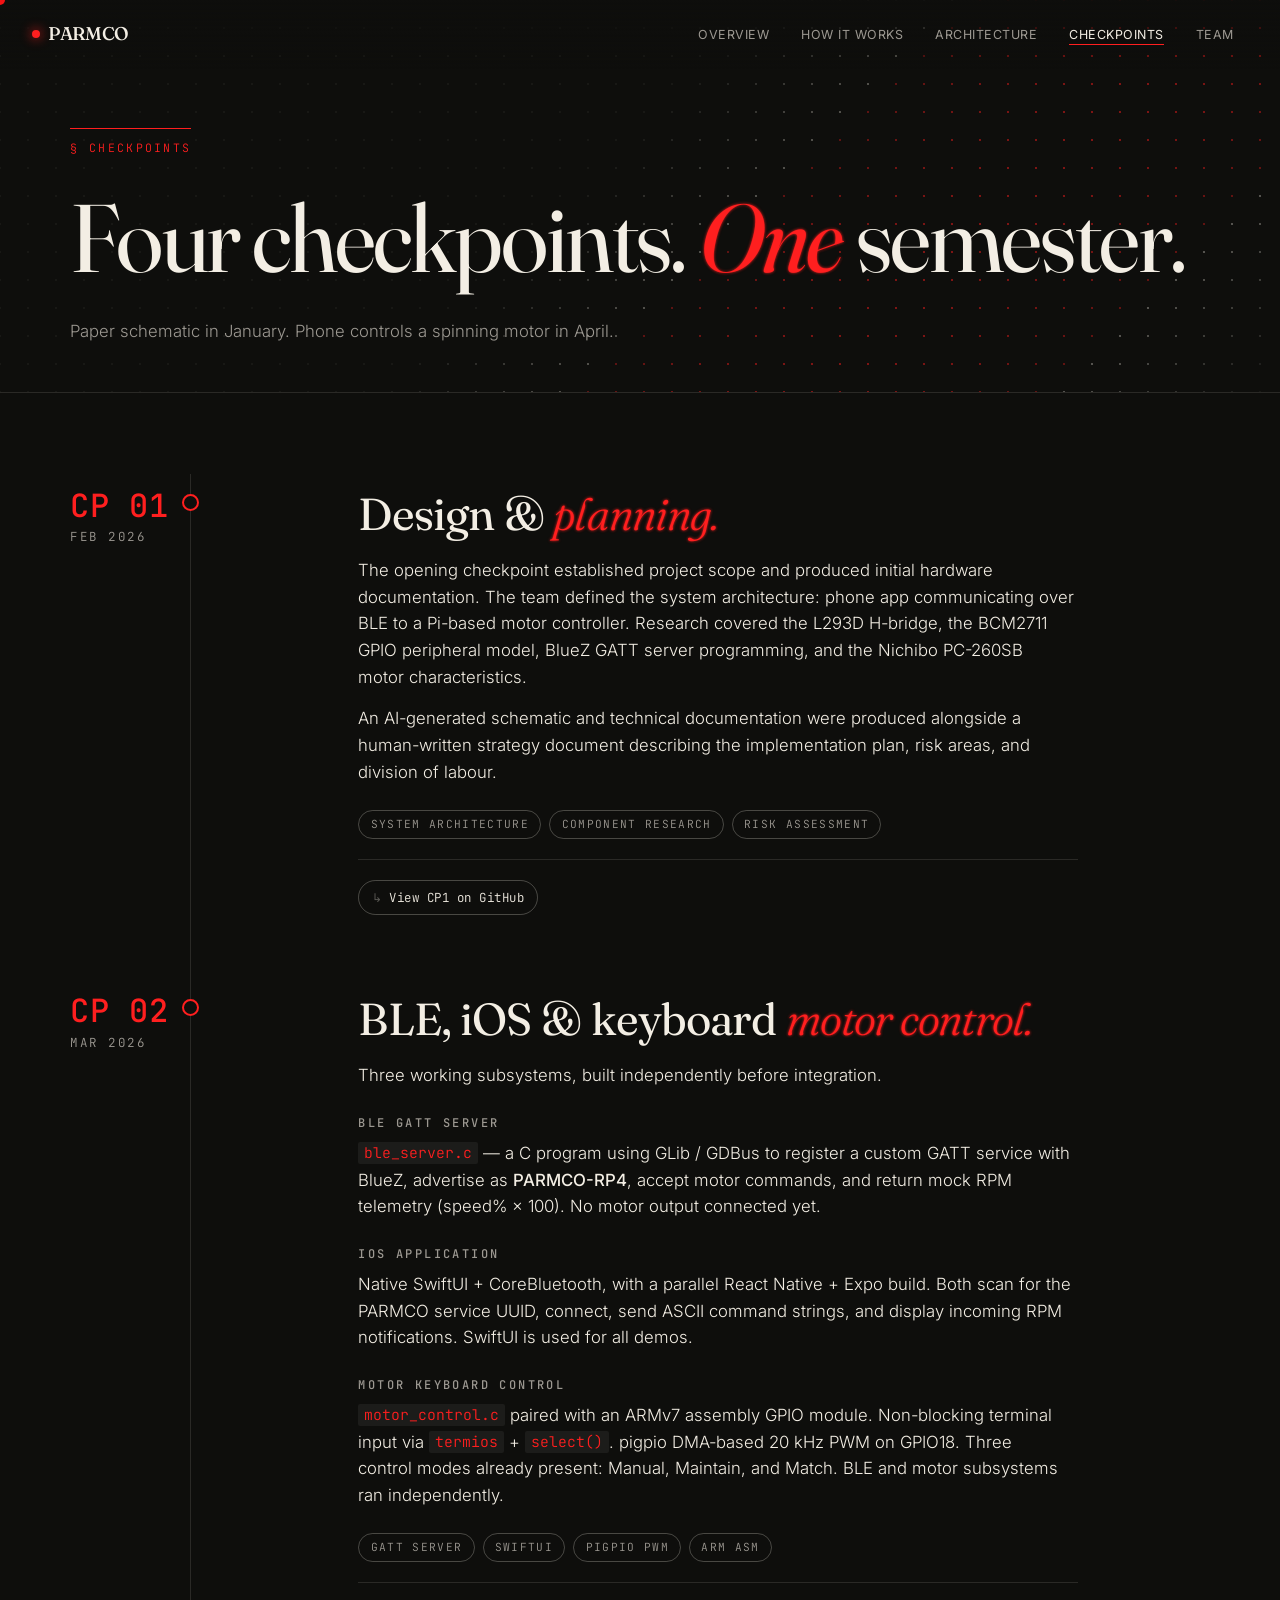
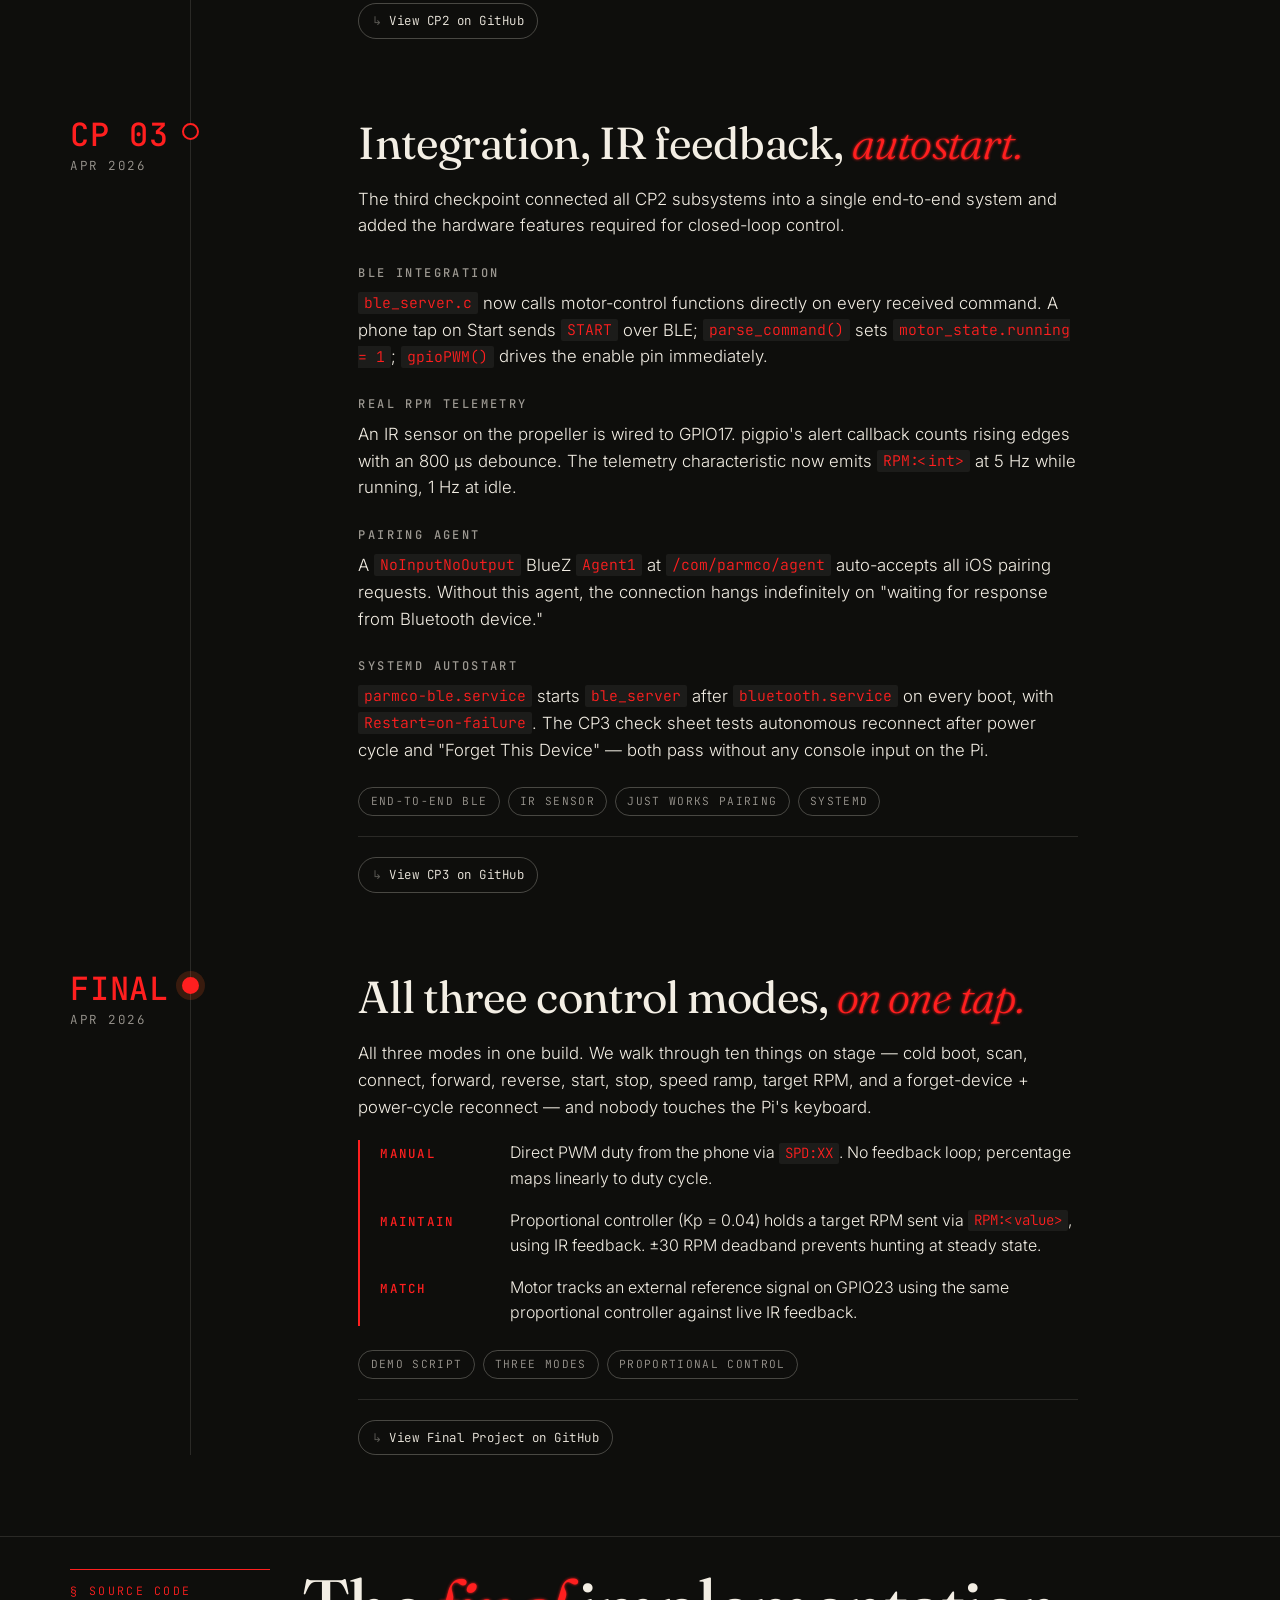
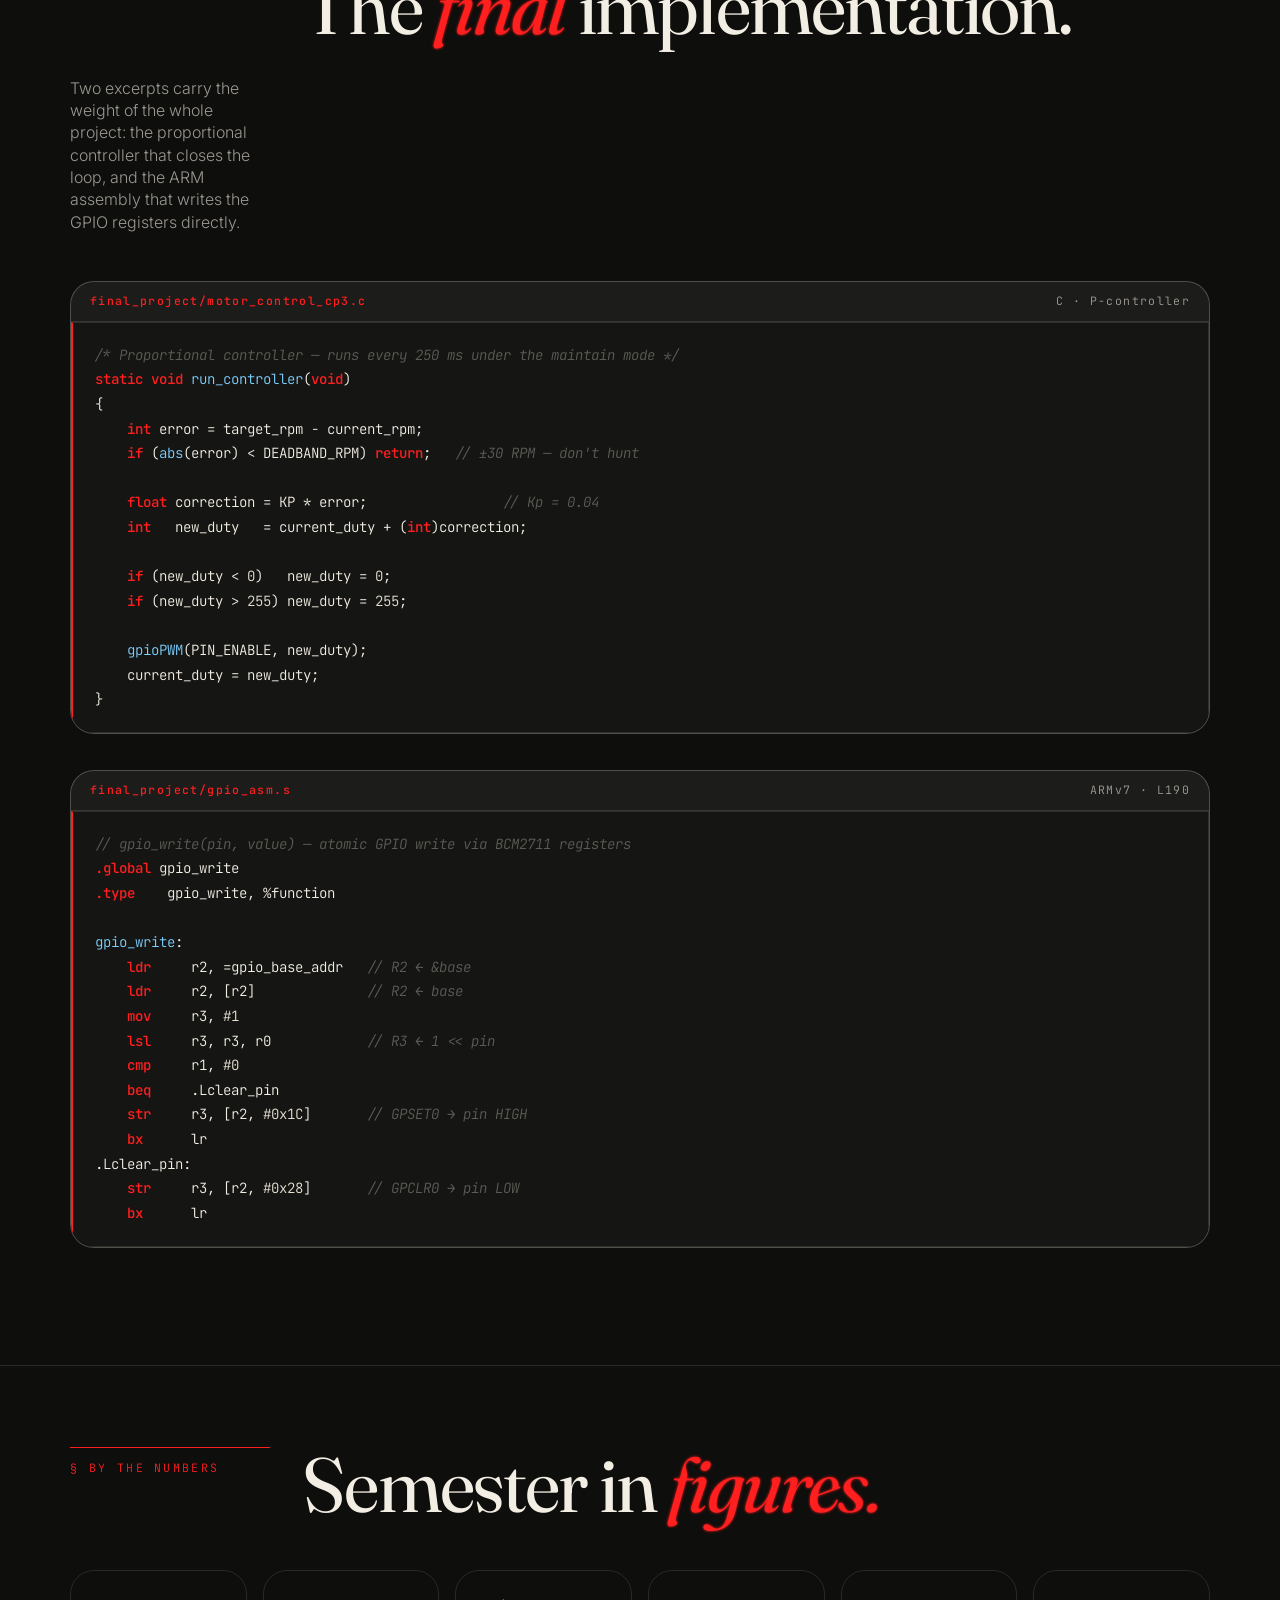
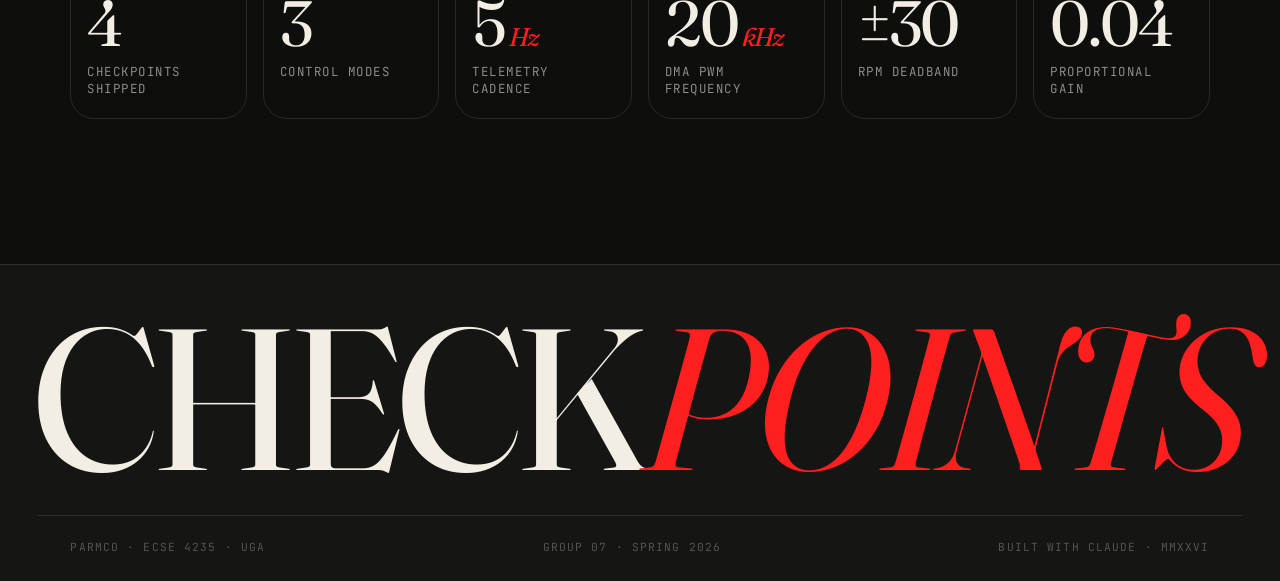
<file: checkpoints.html>
<!DOCTYPE html>
<html lang="en">
<head>
  <meta charset="UTF-8">
  <link rel="icon" href="favicon.svg" type="image/svg+xml">
  <meta name="viewport" content="width=device-width, initial-scale=1.0">
  <title>Checkpoints — PARMCO</title>
  <link rel="stylesheet" href="style.css">
  <script>document.documentElement.classList.add('js');</script>
</head>
<body>

<nav id="site-nav">
  <a href="index.html" class="nav-logo"><span class="nav-logo-dot"></span>PARMCO</a>
  <button class="nav-toggle" aria-label="Toggle menu">MENU</button>
  <ul class="nav-links">
    <li><a href="index.html">Overview</a></li>
    <li><a href="how-it-works.html">How It Works</a></li>
    <li><a href="architecture.html">Architecture</a></li>
    <li><a href="checkpoints.html" class="active">Checkpoints</a></li>
    <li><a href="team.html">Team</a></li>
  </ul>
</nav>

<main>
  <section class="page-hero">
    <div class="wrap">
      <span class="label">§ CHECKPOINTS</span>
      <h1>Four checkpoints. <em>One</em> semester.</h1>
      <p>Paper schematic in January. Phone controls a spinning motor in April.</p>
    </div>
  </section>

  <section class="section">
    <div class="wrap">
      <div class="cp-timeline">

        <!-- CP1 -->
        <article class="cp reveal">
          <div class="cp-index">
            <span class="cp-num">CP 01</span>
            <span class="cp-date">FEB 2026</span>
          </div>
          <div class="cp-body">
            <h2 class="cp-title">Design &amp; <em>planning.</em></h2>
            <p>The opening checkpoint established project scope and produced initial hardware documentation. The team defined the system architecture: phone app communicating over BLE to a Pi-based motor controller. Research covered the L293D H-bridge, the BCM2711 GPIO peripheral model, BlueZ GATT server programming, and the Nichibo PC-260SB motor characteristics.</p>
            <p>An AI-generated schematic and technical documentation were produced alongside a human-written strategy document describing the implementation plan, risk areas, and division of labour.</p>
            <div class="cp-tags">
              <span class="tag">System architecture</span>
              <span class="tag">Component research</span>
              <span class="tag">Risk assessment</span>
            </div>
            <div class="cp-files">
              <a class="cp-file" href="https://github.com/Herring-UGAECSE-4235-S26/Group-7/tree/main/FinalProject/Project_CP1" target="_blank" rel="noopener">View CP1 on GitHub</a>
            </div>
          </div>
        </article>

        <!-- CP2 -->
        <article class="cp reveal">
          <div class="cp-index">
            <span class="cp-num">CP 02</span>
            <span class="cp-date">MAR 2026</span>
          </div>
          <div class="cp-body">
            <h2 class="cp-title">BLE, iOS &amp; keyboard <em>motor control.</em></h2>
            <p>Three working subsystems, built independently before integration.</p>

            <h3>BLE GATT server</h3>
            <p><code>ble_server.c</code> — a C program using GLib / GDBus to register a custom GATT service with BlueZ, advertise as <strong>PARMCO-RP4</strong>, accept motor commands, and return mock RPM telemetry (speed% × 100). No motor output connected yet.</p>

            <h3>iOS application</h3>
            <p>Native SwiftUI + CoreBluetooth, with a parallel React Native + Expo build. Both scan for the PARMCO service UUID, connect, send ASCII command strings, and display incoming RPM notifications. SwiftUI is used for all demos.</p>

            <h3>Motor keyboard control</h3>
            <p><code>motor_control.c</code> paired with an ARMv7 assembly GPIO module. Non-blocking terminal input via <code>termios</code> + <code>select()</code>. pigpio DMA-based 20 kHz PWM on GPIO18. Three control modes already present: Manual, Maintain, and Match. BLE and motor subsystems ran independently.</p>

            <div class="cp-tags">
              <span class="tag">GATT server</span>
              <span class="tag">SwiftUI</span>
              <span class="tag">pigpio PWM</span>
              <span class="tag">ARM asm</span>
            </div>
            <div class="cp-files">
              <a class="cp-file" href="https://github.com/Herring-UGAECSE-4235-S26/Group-7/tree/main/FinalProject/Project_CP2" target="_blank" rel="noopener">View CP2 on GitHub</a>
            </div>
          </div>
        </article>

        <!-- CP3 -->
        <article class="cp reveal">
          <div class="cp-index">
            <span class="cp-num">CP 03</span>
            <span class="cp-date">APR 2026</span>
          </div>
          <div class="cp-body">
            <h2 class="cp-title">Integration, IR feedback, <em>autostart.</em></h2>
            <p>The third checkpoint connected all CP2 subsystems into a single end-to-end system and added the hardware features required for closed-loop control.</p>

            <h3>BLE integration</h3>
            <p><code>ble_server.c</code> now calls motor-control functions directly on every received command. A phone tap on Start sends <code>START</code> over BLE; <code>parse_command()</code> sets <code>motor_state.running = 1</code>; <code>gpioPWM()</code> drives the enable pin immediately.</p>

            <h3>Real RPM telemetry</h3>
            <p>An IR sensor on the propeller is wired to GPIO17. pigpio's alert callback counts rising edges with an 800 µs debounce. The telemetry characteristic now emits <code>RPM:&lt;int&gt;</code> at 5 Hz while running, 1 Hz at idle.</p>

            <h3>Pairing agent</h3>
            <p>A <code>NoInputNoOutput</code> BlueZ <code>Agent1</code> at <code>/com/parmco/agent</code> auto-accepts all iOS pairing requests. Without this agent, the connection hangs indefinitely on "waiting for response from Bluetooth device."</p>

            <h3>systemd autostart</h3>
            <p><code>parmco-ble.service</code> starts <code>ble_server</code> after <code>bluetooth.service</code> on every boot, with <code>Restart=on-failure</code>. The CP3 check sheet tests autonomous reconnect after power cycle and "Forget This Device" — both pass without any console input on the Pi.</p>

            <div class="cp-tags">
              <span class="tag">End-to-end BLE</span>
              <span class="tag">IR sensor</span>
              <span class="tag">Just Works pairing</span>
              <span class="tag">systemd</span>
            </div>
            <div class="cp-files">
              <a class="cp-file" href="https://github.com/Herring-UGAECSE-4235-S26/Group-7/tree/main/FinalProject/Project_CP3" target="_blank" rel="noopener">View CP3 on GitHub</a>
            </div>
          </div>
        </article>

        <!-- FINAL -->
        <article class="cp cp-final reveal">
          <div class="cp-index">
            <span class="cp-num">FINAL</span>
            <span class="cp-date">APR 2026</span>
          </div>
          <div class="cp-body">
            <h2 class="cp-title">All three control modes, <em>on one tap.</em></h2>
            <p>All three modes in one build. We walk through ten things on stage — cold boot, scan, connect, forward, reverse, start, stop, speed ramp, target RPM, and a forget-device + power-cycle reconnect — and nobody touches the Pi's keyboard.</p>

            <div class="mode-stack">
              <div class="mode-row">
                <span class="mode-tag">Manual</span>
                <p>Direct PWM duty from the phone via <code>SPD:XX</code>. No feedback loop; percentage maps linearly to duty cycle.</p>
              </div>
              <div class="mode-row">
                <span class="mode-tag">Maintain</span>
                <p>Proportional controller (Kp = 0.04) holds a target RPM sent via <code>RPM:&lt;value&gt;</code>, using IR feedback. ±30 RPM deadband prevents hunting at steady state.</p>
              </div>
              <div class="mode-row">
                <span class="mode-tag">Match</span>
                <p>Motor tracks an external reference signal on GPIO23 using the same proportional controller against live IR feedback.</p>
              </div>
            </div>

            <div class="cp-tags">
              <span class="tag">Demo script</span>
              <span class="tag">Three modes</span>
              <span class="tag">Proportional control</span>
            </div>
            <div class="cp-files">
              <a class="cp-file" href="https://github.com/Herring-UGAECSE-4235-S26/Group-7/tree/main/FinalProject/final_project" target="_blank" rel="noopener">View Final Project on GitHub</a>
            </div>
          </div>
        </article>

      </div>
    </div>
  </section>

  <!-- ==================== SOURCE CODE ==================== -->
  <section class="section code-section">
    <div class="wrap">
      <div class="section-head reveal">
        <div class="section-num">§ SOURCE CODE</div>
        <h2 class="section-title">The <em>final</em> implementation.</h2>
        <p class="section-lede">Two excerpts carry the weight of the whole project: the proportional controller that closes the loop, and the ARM assembly that writes the GPIO registers directly.</p>
      </div>

      <div class="code-block reveal">
        <div class="code-head">
          <span class="code-path">final_project/motor_control_cp3.c</span>
          <span class="code-lang">C · P-controller</span>
        </div>
<pre class="code-body"><code><span class="c-com">/* Proportional controller — runs every 250 ms under the maintain mode */</span>
<span class="c-kw">static</span> <span class="c-kw">void</span> <span class="c-fn">run_controller</span>(<span class="c-kw">void</span>)
{
    <span class="c-kw">int</span> error = target_rpm - current_rpm;
    <span class="c-kw">if</span> (<span class="c-fn">abs</span>(error) &lt; DEADBAND_RPM) <span class="c-kw">return</span>;   <span class="c-com">// ±30 RPM — don't hunt</span>

    <span class="c-kw">float</span> correction = KP * error;                 <span class="c-com">// Kp = 0.04</span>
    <span class="c-kw">int</span>   new_duty   = current_duty + (<span class="c-kw">int</span>)correction;

    <span class="c-kw">if</span> (new_duty &lt; <span class="c-num">0</span>)   new_duty = <span class="c-num">0</span>;
    <span class="c-kw">if</span> (new_duty &gt; <span class="c-num">255</span>) new_duty = <span class="c-num">255</span>;

    <span class="c-fn">gpioPWM</span>(PIN_ENABLE, new_duty);
    current_duty = new_duty;
}</code></pre>
      </div>

      <div class="code-block reveal">
        <div class="code-head">
          <span class="code-path">final_project/gpio_asm.s</span>
          <span class="code-lang">ARMv7 · L190</span>
        </div>
<pre class="code-body"><code><span class="c-com">// gpio_write(pin, value) — atomic GPIO write via BCM2711 registers</span>
<span class="c-kw">.global</span> gpio_write
<span class="c-kw">.type</span>    gpio_write, %function

<span class="c-fn">gpio_write</span>:
    <span class="c-kw">ldr</span>     r2, =gpio_base_addr   <span class="c-com">// R2 ← &amp;base</span>
    <span class="c-kw">ldr</span>     r2, [r2]              <span class="c-com">// R2 ← base</span>
    <span class="c-kw">mov</span>     r3, <span class="c-num">#1</span>
    <span class="c-kw">lsl</span>     r3, r3, r0            <span class="c-com">// R3 ← 1 &lt;&lt; pin</span>
    <span class="c-kw">cmp</span>     r1, <span class="c-num">#0</span>
    <span class="c-kw">beq</span>     .Lclear_pin
    <span class="c-kw">str</span>     r3, [r2, <span class="c-num">#0x1C</span>]       <span class="c-com">// GPSET0 → pin HIGH</span>
    <span class="c-kw">bx</span>      lr
.Lclear_pin:
    <span class="c-kw">str</span>     r3, [r2, <span class="c-num">#0x28</span>]       <span class="c-com">// GPCLR0 → pin LOW</span>
    <span class="c-kw">bx</span>      lr</code></pre>
      </div>

    </div>
  </section>

  <!-- Stats -->
  <section class="section">
    <div class="wrap">
      <div class="section-head reveal">
        <div class="section-num">§ BY THE NUMBERS</div>
        <h2 class="section-title">Semester in <em>figures.</em></h2>
      </div>
      <div class="stat-grid reveal" style="border-style: none">
        <div class="stat-tile">
          <span class="stat-n">4</span>
          <span class="stat-k">Checkpoints shipped</span>
        </div>
        <div class="stat-tile">
          <span class="stat-n">3</span>
          <span class="stat-k">Control modes</span>
        </div>
        <div class="stat-tile">
          <span class="stat-n">5<span class="stat-hz">Hz</span></span>
          <span class="stat-k">Telemetry cadence</span>
        </div>
        <div class="stat-tile">
          <span class="stat-n">20<span class="stat-hz">kHz</span></span>
          <span class="stat-k">DMA PWM frequency</span>
        </div>
        <div class="stat-tile">
          <span class="stat-n">±30</span>
          <span class="stat-k">RPM deadband</span>
        </div>
        <div class="stat-tile">
          <span class="stat-n">0.04</span>
          <span class="stat-k">Proportional gain</span>
        </div>
      </div>
    </div>
  </section>
</main>

<footer>
  <div class="footer-marquee" style="text-align: center">CHECK<em>POINTS</em></div>
  <div class="footer-inner">
    <div>PARMCO · ECSE 4235 · UGA</div>
    <div>GROUP 07 · SPRING 2026</div>
    <div>BUILT WITH CLAUDE · MMXXVI</div>
  </div>
</footer>

<script src="tweaks.js"></script>
<script src="bg-effects.js"></script>
<script>
document.addEventListener('DOMContentLoaded', function () {
  BgEffects.dotGrid(document.querySelector('.page-hero'));
});
</script>
</body>
</html>
</file>
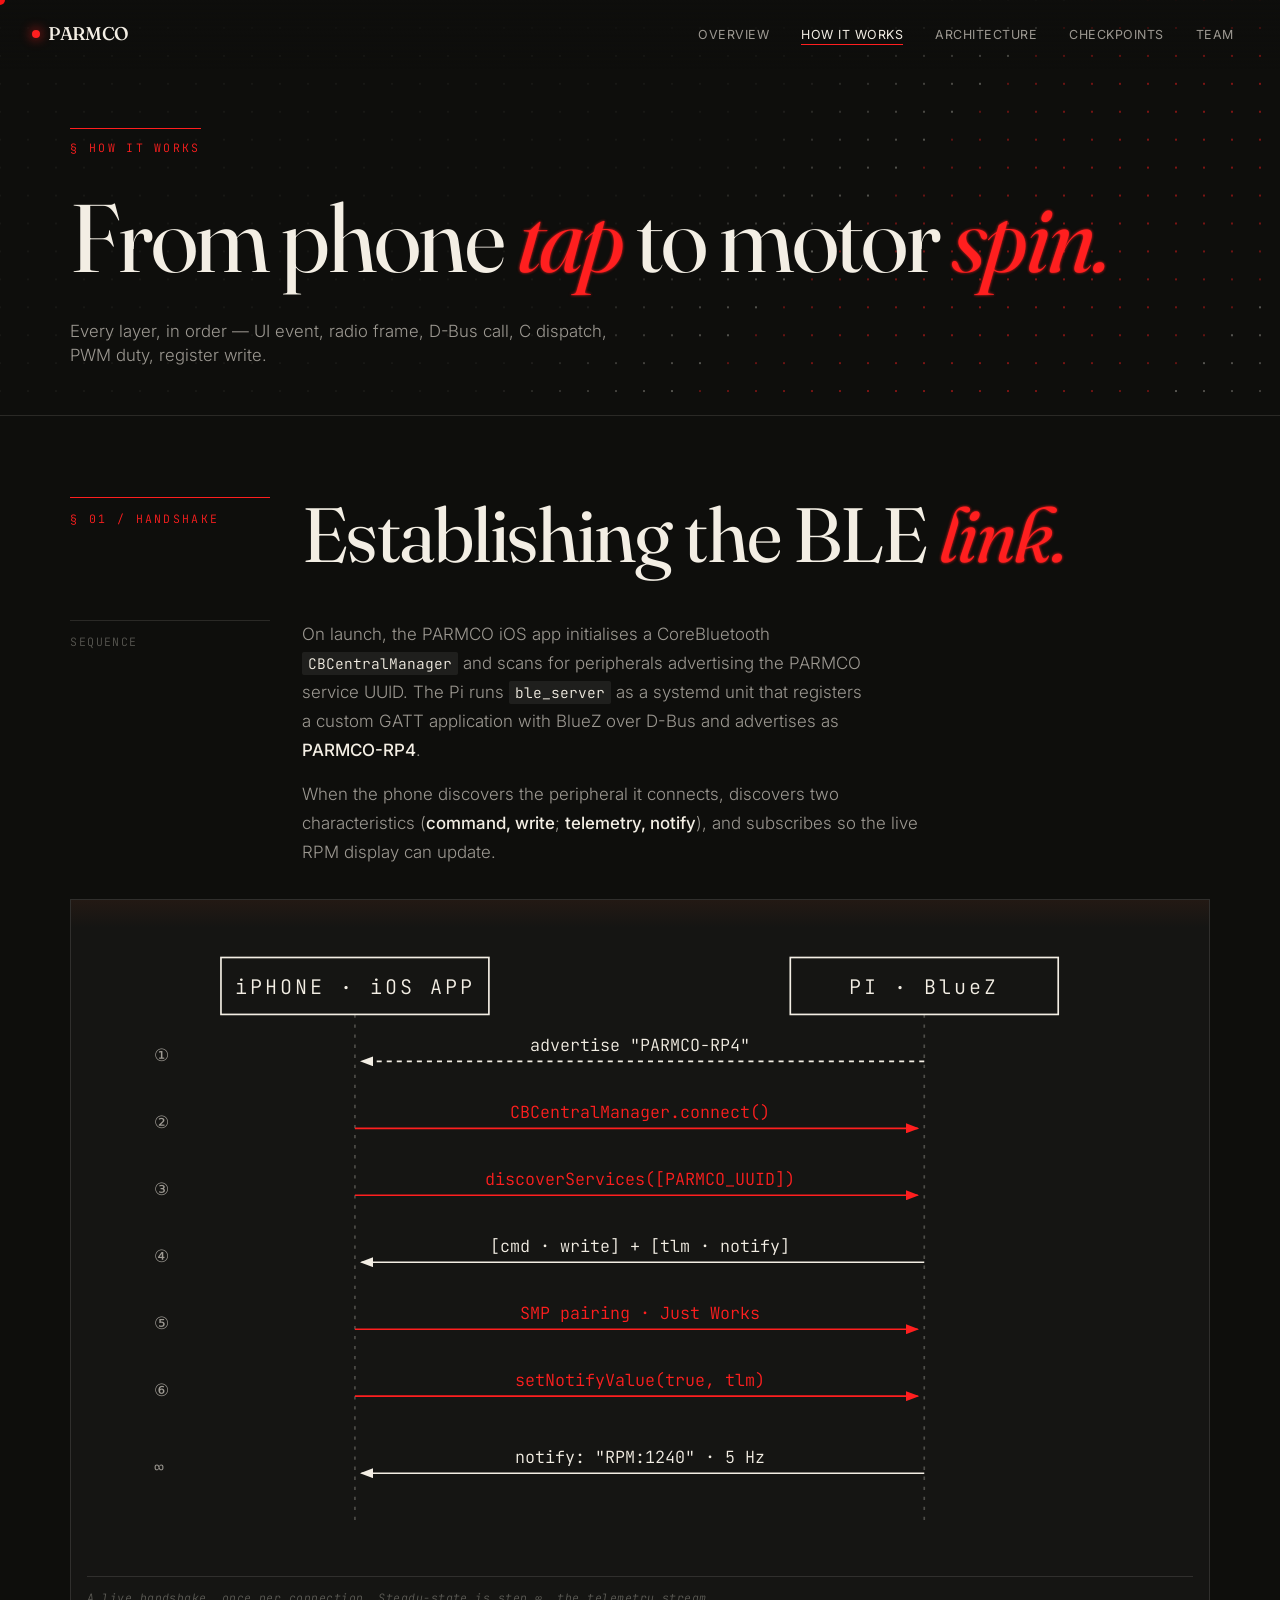
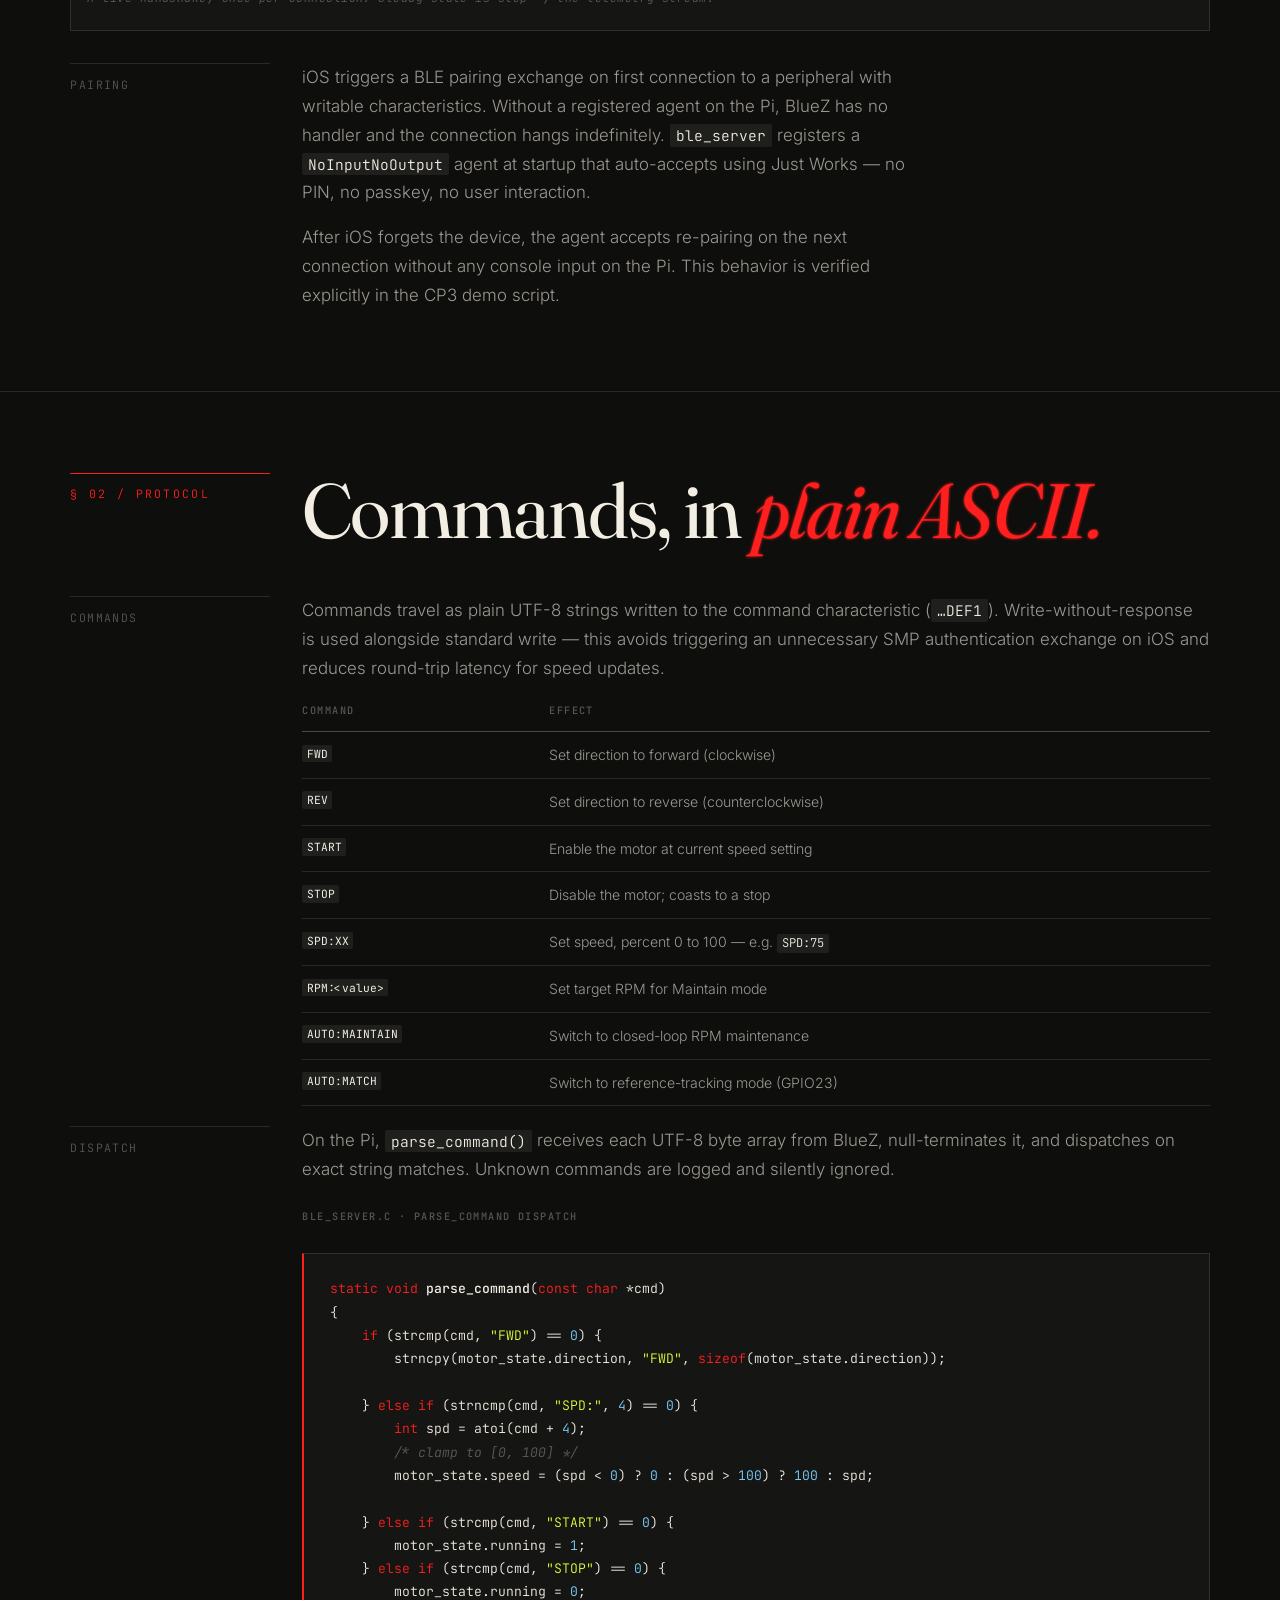
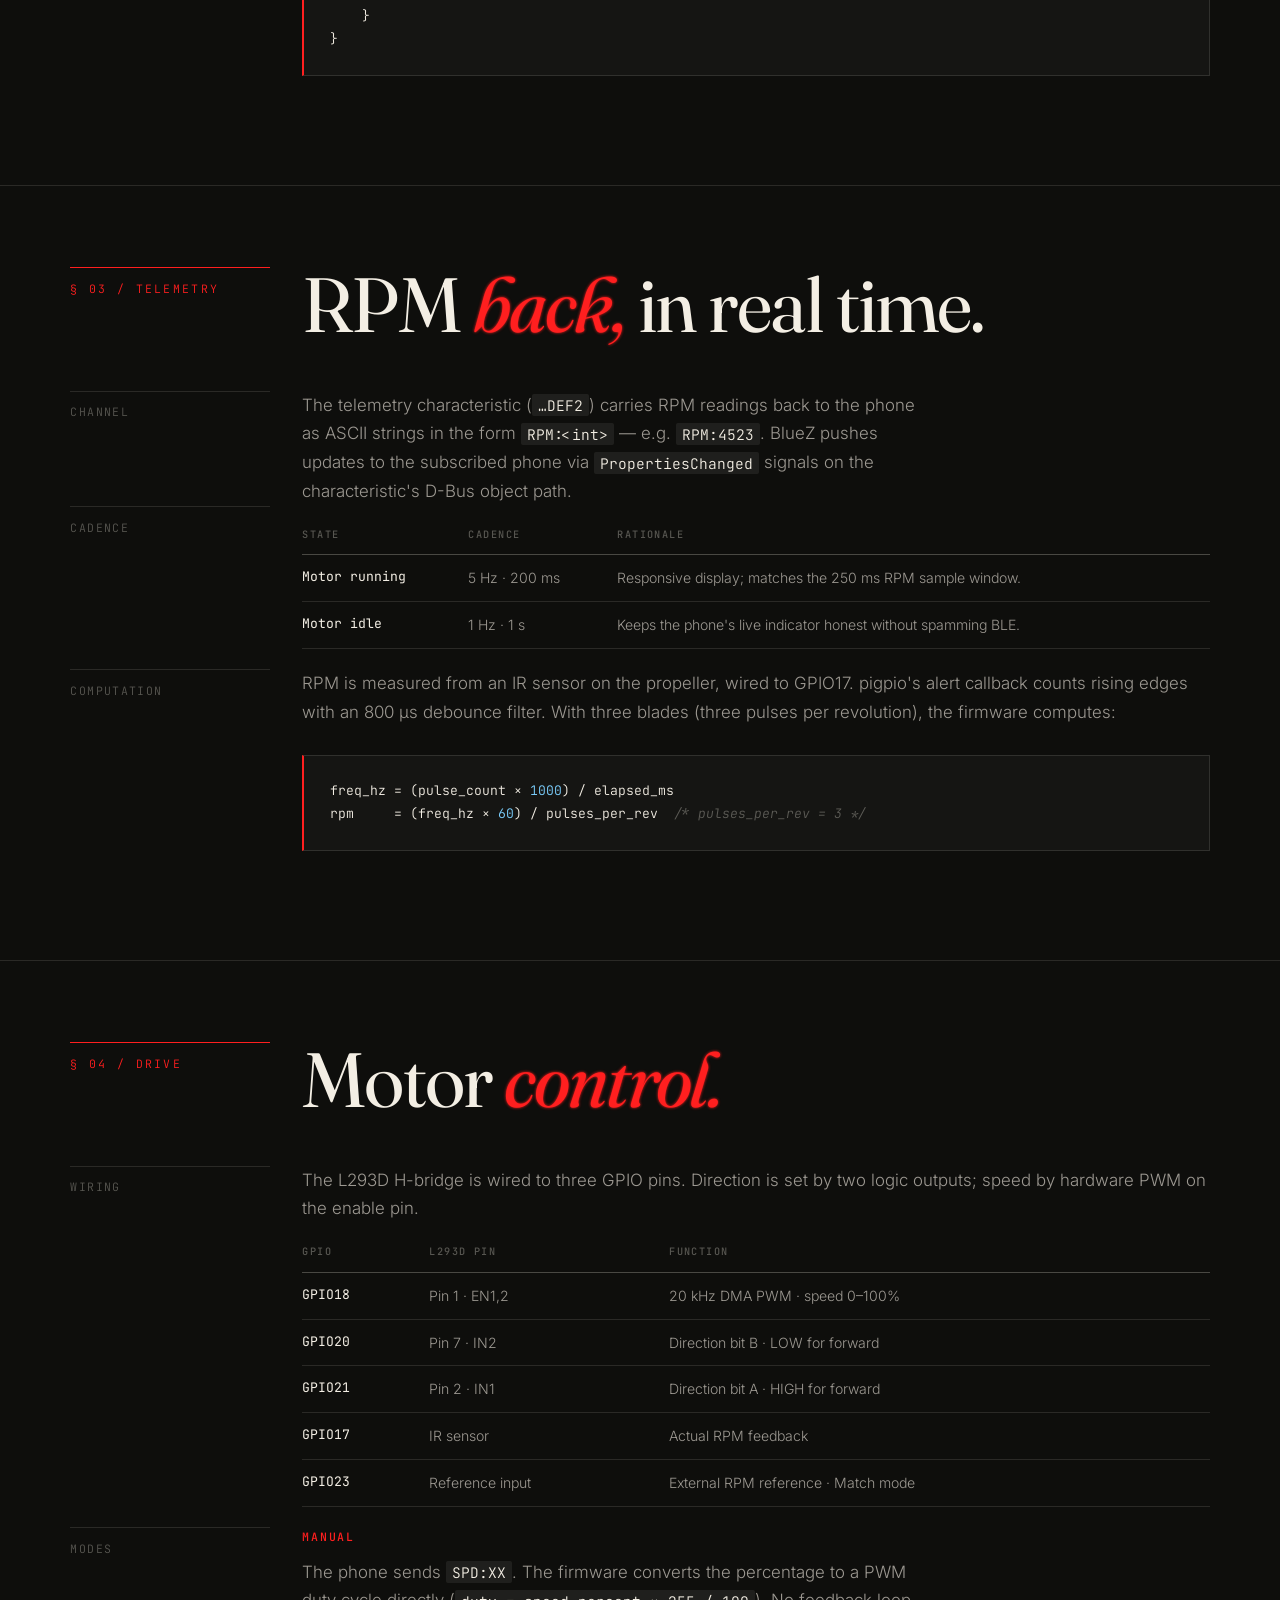
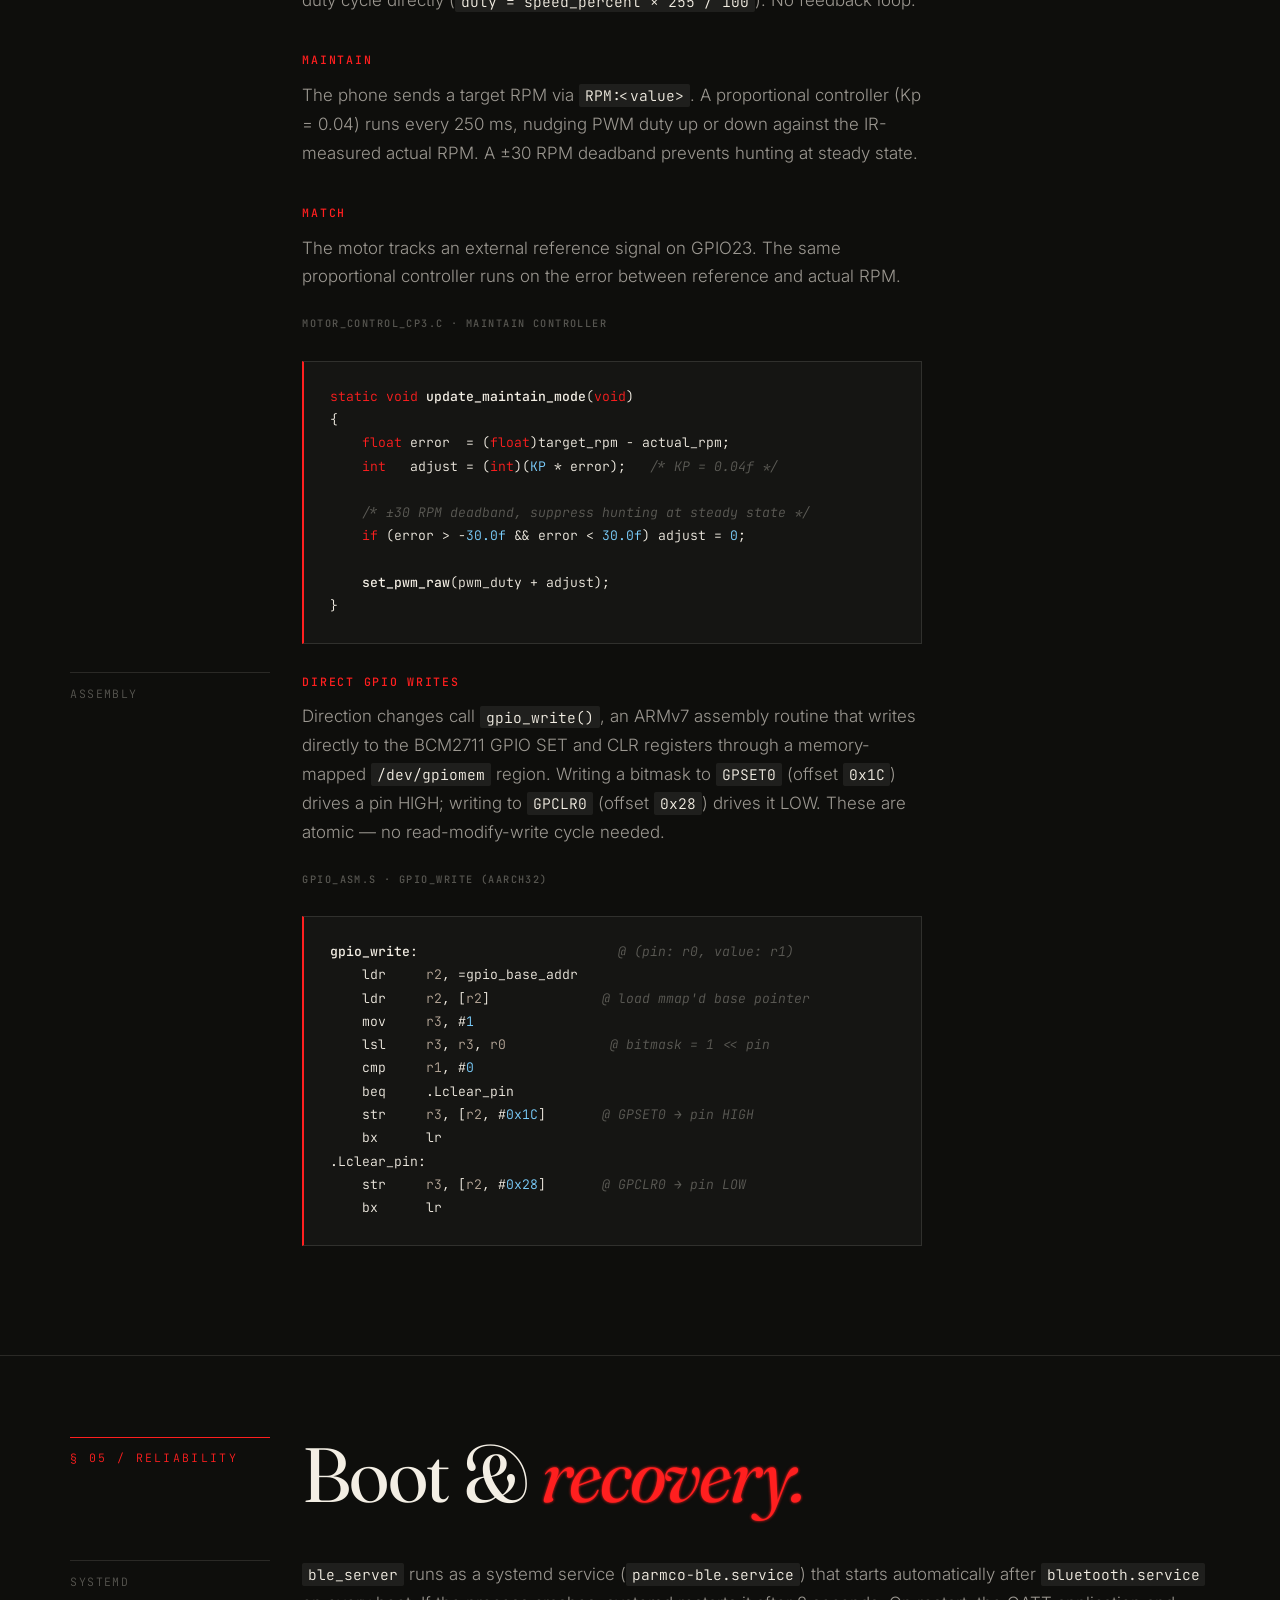
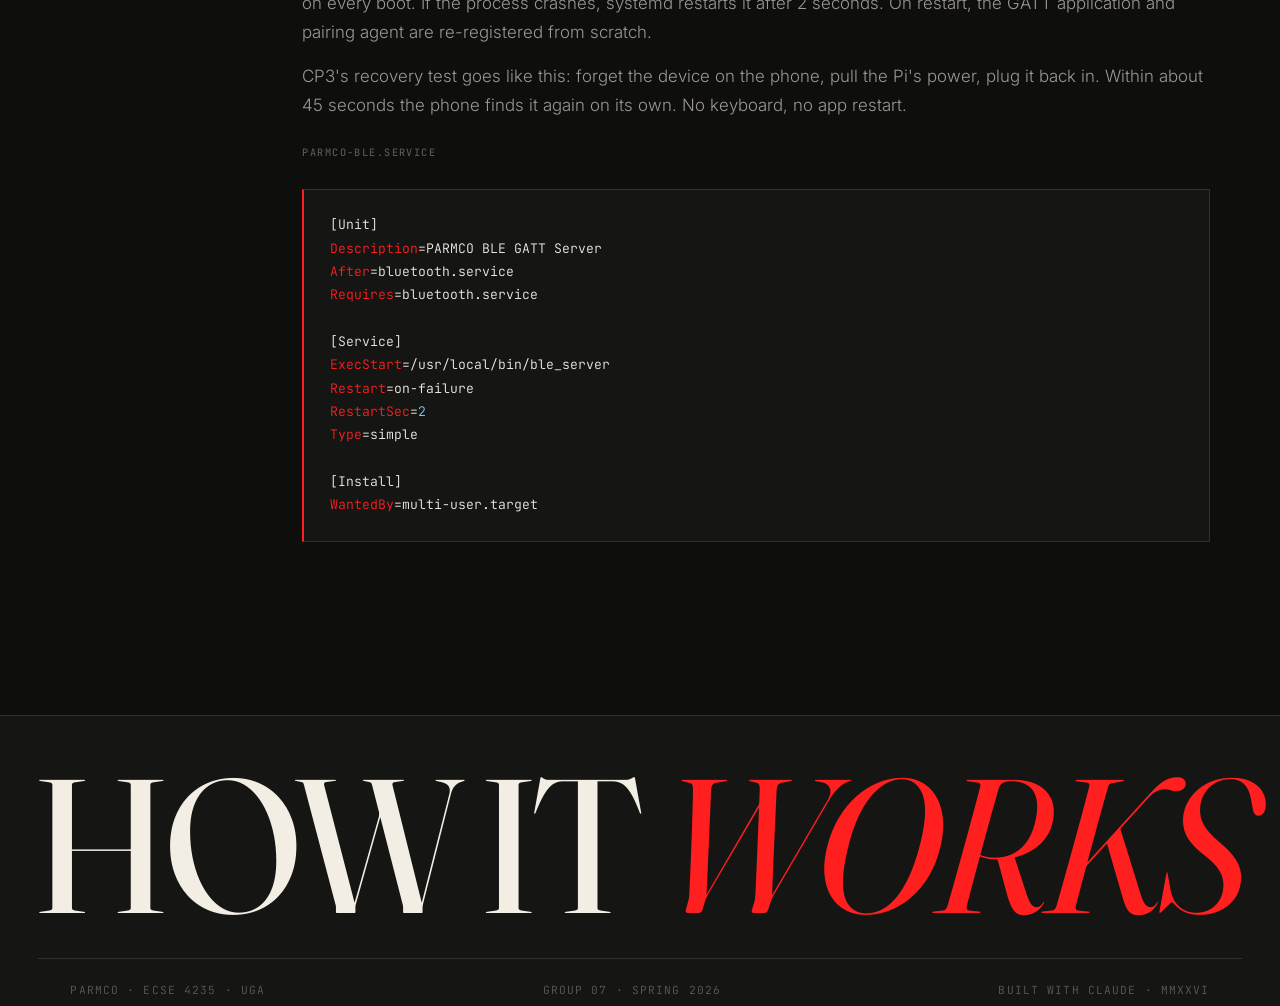
<file: how-it-works.html>
<!DOCTYPE html>
<html lang="en">
<head>
  <meta charset="UTF-8">
  <link rel="icon" href="favicon.svg" type="image/svg+xml">
  <meta name="viewport" content="width=device-width, initial-scale=1.0">
  <title>How It Works — PARMCO</title>
  <link rel="stylesheet" href="style.css">
  <script>document.documentElement.classList.add('js');</script>
</head>
<body>

<nav id="site-nav">
  <a href="index.html" class="nav-logo"><span class="nav-logo-dot"></span>PARMCO</a>
  <button class="nav-toggle" aria-label="Toggle menu">MENU</button>
  <ul class="nav-links">
    <li><a href="index.html">Overview</a></li>
    <li><a href="how-it-works.html" class="active">How It Works</a></li>
    <li><a href="architecture.html">Architecture</a></li>
    <li><a href="checkpoints.html">Checkpoints</a></li>
    <li><a href="team.html">Team</a></li>
  </ul>
</nav>

<main>
  <section class="page-hero">
    <div class="wrap">
      <span class="label">§ HOW IT WORKS</span>
      <h1>From phone <em>tap</em> to motor <em>spin.</em></h1>
      <p>Every layer, in order — UI event, radio frame, D-Bus call, C dispatch, PWM duty, register write.</p>
    </div>
  </section>

  <!-- BLE handshake -->
  <section class="section">
    <div class="wrap">
      <div class="section-head reveal">
        <div class="section-num">§ 01 / Handshake</div>
        <h2 class="section-title">Establishing the BLE <em>link.</em></h2>
      </div>

      <div class="body-grid reveal">
        <div class="aside">Sequence</div>
        <div class="body">
          <p>On launch, the PARMCO iOS app initialises a CoreBluetooth <code>CBCentralManager</code> and scans for peripherals advertising the PARMCO service UUID. The Pi runs <code>ble_server</code> as a systemd unit that registers a custom GATT application with BlueZ over D-Bus and advertises as <strong>PARMCO-RP4</strong>.</p>
          <p>When the phone discovers the peripheral it connects, discovers two characteristics (<strong>command, write</strong>; <strong>telemetry, notify</strong>), and subscribes so the live RPM display can update.</p>
        </div>
      </div>

      <div class="diagram reveal" style="background-color: rgb(21, 21, 19)">
        <svg viewBox="0 0 660 380" style="width:100%;height:auto;font-family:var(--f-mono);">
          <defs>
            <marker id="ar" markerWidth="8" markerHeight="6" refX="7" refY="3" orient="auto">
              <polygon points="0 0, 8 3, 0 6" fill="var(--accent)"/>
            </marker>
            <marker id="ar2" markerWidth="8" markerHeight="6" refX="7" refY="3" orient="auto">
              <polygon points="0 0, 8 3, 0 6" fill="var(--paper)"/>
            </marker>
          </defs>
          <g fill="var(--paper)">
            <rect x="80" y="20" width="160" height="34" fill="none" stroke="var(--paper)" stroke-width="1"/>
            <text x="160" y="42" text-anchor="middle" font-size="12" letter-spacing="0.15em">iPHONE · iOS APP</text>
            <rect x="420" y="20" width="160" height="34" fill="none" stroke="var(--paper)" stroke-width="1"/>
            <text x="500" y="42" text-anchor="middle" font-size="12" letter-spacing="0.15em">PI · BlueZ</text>
          </g>
          <line x1="160" y1="54" x2="160" y2="360" stroke="var(--rule-strong)" stroke-dasharray="2 4"/>
          <line x1="500" y1="54" x2="500" y2="360" stroke="var(--rule-strong)" stroke-dasharray="2 4"/>

          <g font-size="10" fill="var(--ink-dim)">
            <text x="40" y="82">①</text>
            <line x1="500" y1="82" x2="164" y2="82" stroke="var(--paper)" stroke-dasharray="3 3" marker-end="url(#ar2)"/>
            <text x="330" y="76" text-anchor="middle" fill="var(--paper)">advertise "PARMCO-RP4"</text>

            <text x="40" y="122">②</text>
            <line x1="160" y1="122" x2="496" y2="122" stroke="var(--accent)" marker-end="url(#ar)"/>
            <text x="330" y="116" text-anchor="middle" fill="var(--accent)">CBCentralManager.connect()</text>

            <text x="40" y="162">③</text>
            <line x1="160" y1="162" x2="496" y2="162" stroke="var(--accent)" marker-end="url(#ar)"/>
            <text x="330" y="156" text-anchor="middle" fill="var(--accent)">discoverServices([PARMCO_UUID])</text>

            <text x="40" y="202">④</text>
            <line x1="500" y1="202" x2="164" y2="202" stroke="var(--paper)" marker-end="url(#ar2)"/>
            <text x="330" y="196" text-anchor="middle" fill="var(--paper)">[cmd · write] + [tlm · notify]</text>

            <text x="40" y="242">⑤</text>
            <line x1="160" y1="242" x2="496" y2="242" stroke="var(--accent)" marker-end="url(#ar)"/>
            <text x="330" y="236" text-anchor="middle" fill="var(--accent)">SMP pairing · Just Works</text>

            <text x="40" y="282">⑥</text>
            <line x1="160" y1="282" x2="496" y2="282" stroke="var(--accent)" marker-end="url(#ar)"/>
            <text x="330" y="276" text-anchor="middle" fill="var(--accent)">setNotifyValue(true, tlm)</text>

            <text x="40" y="328">∞</text>
            <line x1="500" y1="328" x2="164" y2="328" stroke="var(--paper)" marker-end="url(#ar2)"/>
            <text x="330" y="322" text-anchor="middle" fill="var(--paper)">notify: "RPM:1240" · 5 Hz</text>
          </g>
        </svg>
        <p class="diagram-caption">A live handshake, once per connection. Steady-state is step ∞, the telemetry stream.</p>
      </div>

      <div class="body-grid reveal">
        <div class="aside">Pairing</div>
        <div class="body">
          <p>iOS triggers a BLE pairing exchange on first connection to a peripheral with writable characteristics. Without a registered agent on the Pi, BlueZ has no handler and the connection hangs indefinitely. <code>ble_server</code> registers a <code>NoInputNoOutput</code> agent at startup that auto-accepts using Just Works — no PIN, no passkey, no user interaction.</p>
          <p>After iOS forgets the device, the agent accepts re-pairing on the next connection without any console input on the Pi. This behavior is verified explicitly in the CP3 demo script.</p>
        </div>
      </div>
    </div>
  </section>

  <!-- Protocol -->
  <section class="section">
    <div class="wrap">
      <div class="section-head reveal">
        <div class="section-num">§ 02 / Protocol</div>
        <h2 class="section-title">Commands, in <em>plain ASCII.</em></h2>
      </div>

      <div class="body-grid reveal">
        <div class="aside">Commands</div>
        <div class="body wide">
          <p>Commands travel as plain UTF-8 strings written to the command characteristic (<code>…DEF1</code>). Write-without-response is used alongside standard write — this avoids triggering an unnecessary SMP authentication exchange on iOS and reduces round-trip latency for speed updates.</p>
          <table class="data-table">
            <thead><tr><th>Command</th><th>Effect</th></tr></thead>
            <tbody>
              <tr><td><code>FWD</code></td><td>Set direction to forward (clockwise)</td></tr>
              <tr><td><code>REV</code></td><td>Set direction to reverse (counterclockwise)</td></tr>
              <tr><td><code>START</code></td><td>Enable the motor at current speed setting</td></tr>
              <tr><td><code>STOP</code></td><td>Disable the motor; coasts to a stop</td></tr>
              <tr><td><code>SPD:XX</code></td><td>Set speed, percent 0 to 100 — e.g. <code>SPD:75</code></td></tr>
              <tr><td><code>RPM:&lt;value&gt;</code></td><td>Set target RPM for Maintain mode</td></tr>
              <tr><td><code>AUTO:MAINTAIN</code></td><td>Switch to closed-loop RPM maintenance</td></tr>
              <tr><td><code>AUTO:MATCH</code></td><td>Switch to reference-tracking mode (GPIO23)</td></tr>
            </tbody>
          </table>
        </div>
      </div>

      <div class="body-grid reveal">
        <div class="aside">Dispatch</div>
        <div class="body wide">
          <p>On the Pi, <code>parse_command()</code> receives each UTF-8 byte array from BlueZ, null-terminates it, and dispatches on exact string matches. Unknown commands are logged and silently ignored.</p>
          <span class="code-label">ble_server.c · parse_command dispatch</span>
<pre><code><span class="kw">static void</span> <span class="fn">parse_command</span>(<span class="kw">const char</span> *cmd)
{
    <span class="kw">if</span> (strcmp(cmd, <span class="st">"FWD"</span>) == <span class="nm">0</span>) {
        strncpy(motor_state.direction, <span class="st">"FWD"</span>, <span class="kw">sizeof</span>(motor_state.direction));

    } <span class="kw">else if</span> (strncmp(cmd, <span class="st">"SPD:"</span>, <span class="nm">4</span>) == <span class="nm">0</span>) {
        <span class="kw">int</span> spd = atoi(cmd + <span class="nm">4</span>);
        <span class="cm">/* clamp to [0, 100] */</span>
        motor_state.speed = (spd &lt; <span class="nm">0</span>) ? <span class="nm">0</span> : (spd &gt; <span class="nm">100</span>) ? <span class="nm">100</span> : spd;

    } <span class="kw">else if</span> (strcmp(cmd, <span class="st">"START"</span>) == <span class="nm">0</span>) {
        motor_state.running = <span class="nm">1</span>;
    } <span class="kw">else if</span> (strcmp(cmd, <span class="st">"STOP"</span>) == <span class="nm">0</span>) {
        motor_state.running = <span class="nm">0</span>;
    }
}</code></pre>
        </div>
      </div>
    </div>
  </section>

  <!-- Telemetry -->
  <section class="section">
    <div class="wrap">
      <div class="section-head reveal">
        <div class="section-num">§ 03 / Telemetry</div>
        <h2 class="section-title">RPM <em>back,</em> in real time.</h2>
      </div>

      <div class="body-grid reveal">
        <div class="aside">Channel</div>
        <div class="body">
          <p>The telemetry characteristic (<code>…DEF2</code>) carries RPM readings back to the phone as ASCII strings in the form <code>RPM:&lt;int&gt;</code> — e.g. <code>RPM:4523</code>. BlueZ pushes updates to the subscribed phone via <code>PropertiesChanged</code> signals on the characteristic's D-Bus object path.</p>
        </div>
      </div>

      <div class="body-grid reveal">
        <div class="aside">Cadence</div>
        <div class="body wide">
          <table class="data-table">
            <thead><tr><th>State</th><th>Cadence</th><th>Rationale</th></tr></thead>
            <tbody>
              <tr><td>Motor running</td><td>5 Hz · 200 ms</td><td>Responsive display; matches the 250 ms RPM sample window.</td></tr>
              <tr><td>Motor idle</td><td>1 Hz · 1 s</td><td>Keeps the phone's live indicator honest without spamming BLE.</td></tr>
            </tbody>
          </table>
        </div>
      </div>

      <div class="body-grid reveal">
        <div class="aside">Computation</div>
        <div class="body wide">
          <p>RPM is measured from an IR sensor on the propeller, wired to GPIO17. pigpio's alert callback counts rising edges with an 800 µs debounce filter. With three blades (three pulses per revolution), the firmware computes:</p>
<pre><code>freq_hz = (pulse_count × <span class="nm">1000</span>) / elapsed_ms
rpm     = (freq_hz × <span class="nm">60</span>) / pulses_per_rev  <span class="cm">/* pulses_per_rev = 3 */</span></code></pre>
        </div>
      </div>
    </div>
  </section>

  <!-- Motor control -->
  <section class="section">
    <div class="wrap">
      <div class="section-head reveal">
        <div class="section-num">§ 04 / Drive</div>
        <h2 class="section-title">Motor <em>control.</em></h2>
      </div>

      <div class="body-grid reveal">
        <div class="aside">Wiring</div>
        <div class="body wide">
          <p>The L293D H-bridge is wired to three GPIO pins. Direction is set by two logic outputs; speed by hardware PWM on the enable pin.</p>
          <table class="data-table">
            <thead><tr><th>GPIO</th><th>L293D pin</th><th>Function</th></tr></thead>
            <tbody>
              <tr><td>GPIO18</td><td>Pin 1 · EN1,2</td><td>20 kHz DMA PWM · speed 0–100%</td></tr>
              <tr><td>GPIO20</td><td>Pin 7 · IN2</td><td>Direction bit B · LOW for forward</td></tr>
              <tr><td>GPIO21</td><td>Pin 2 · IN1</td><td>Direction bit A · HIGH for forward</td></tr>
              <tr><td>GPIO17</td><td>IR sensor</td><td>Actual RPM feedback</td></tr>
              <tr><td>GPIO23</td><td>Reference input</td><td>External RPM reference · Match mode</td></tr>
            </tbody>
          </table>
        </div>
      </div>

      <div class="body-grid reveal">
        <div class="aside">Modes</div>
        <div class="body">
          <h3>Manual</h3>
          <p>The phone sends <code>SPD:XX</code>. The firmware converts the percentage to a PWM duty cycle directly (<code>duty = speed_percent × 255 / 100</code>). No feedback loop.</p>

          <h3>Maintain</h3>
          <p>The phone sends a target RPM via <code>RPM:&lt;value&gt;</code>. A proportional controller (Kp = 0.04) runs every 250 ms, nudging PWM duty up or down against the IR-measured actual RPM. A ±30 RPM deadband prevents hunting at steady state.</p>

          <h3>Match</h3>
          <p>The motor tracks an external reference signal on GPIO23. The same proportional controller runs on the error between reference and actual RPM.</p>

          <span class="code-label">motor_control_cp3.c · maintain controller</span>
<pre><code><span class="kw">static void</span> <span class="fn">update_maintain_mode</span>(<span class="kw">void</span>)
{
    <span class="kw">float</span> error  = (<span class="kw">float</span>)target_rpm - actual_rpm;
    <span class="kw">int</span>   adjust = (<span class="kw">int</span>)(<span class="nm">KP</span> * error);   <span class="cm">/* KP = 0.04f */</span>

    <span class="cm">/* ±30 RPM deadband, suppress hunting at steady state */</span>
    <span class="kw">if</span> (error &gt; -<span class="nm">30.0f</span> &amp;&amp; error &lt; <span class="nm">30.0f</span>) adjust = <span class="nm">0</span>;

    <span class="fn">set_pwm_raw</span>(pwm_duty + adjust);
}</code></pre>
        </div>
      </div>

      <div class="body-grid reveal">
        <div class="aside">Assembly</div>
        <div class="body">
          <h3>Direct GPIO writes</h3>
          <p>Direction changes call <code>gpio_write()</code>, an ARMv7 assembly routine that writes directly to the BCM2711 GPIO SET and CLR registers through a memory-mapped <code>/dev/gpiomem</code> region. Writing a bitmask to <code>GPSET0</code> (offset <code>0x1C</code>) drives a pin HIGH; writing to <code>GPCLR0</code> (offset <code>0x28</code>) drives it LOW. These are atomic — no read-modify-write cycle needed.</p>
          <span class="code-label">gpio_asm.s · gpio_write (AArch32)</span>
<pre><code><span class="fn">gpio_write</span>:                         <span class="cm">@ (pin: r0, value: r1)</span>
    ldr     <span class="re">r2</span>, =gpio_base_addr
    ldr     <span class="re">r2</span>, [<span class="re">r2</span>]              <span class="cm">@ load mmap'd base pointer</span>
    mov     <span class="re">r3</span>, #<span class="nm">1</span>
    lsl     <span class="re">r3</span>, <span class="re">r3</span>, <span class="re">r0</span>             <span class="cm">@ bitmask = 1 &lt;&lt; pin</span>
    cmp     <span class="re">r1</span>, #<span class="nm">0</span>
    beq     .Lclear_pin
    str     <span class="re">r3</span>, [<span class="re">r2</span>, #<span class="nm">0x1C</span>]       <span class="cm">@ GPSET0 → pin HIGH</span>
    bx      lr
.Lclear_pin:
    str     <span class="re">r3</span>, [<span class="re">r2</span>, #<span class="nm">0x28</span>]       <span class="cm">@ GPCLR0 → pin LOW</span>
    bx      lr</code></pre>
        </div>
      </div>
    </div>
  </section>

  <!-- Boot -->
  <section class="section">
    <div class="wrap">
      <div class="section-head reveal">
        <div class="section-num">§ 05 / Reliability</div>
        <h2 class="section-title">Boot &amp; <em>recovery.</em></h2>
      </div>
      <div class="body-grid reveal">
        <div class="aside">systemd</div>
        <div class="body wide">
          <p><code>ble_server</code> runs as a systemd service (<code>parmco-ble.service</code>) that starts automatically after <code>bluetooth.service</code> on every boot. If the process crashes, systemd restarts it after 2 seconds. On restart, the GATT application and pairing agent are re-registered from scratch.</p>
          <p>CP3's recovery test goes like this: forget the device on the phone, pull the Pi's power, plug it back in. Within about 45 seconds the phone finds it again on its own. No keyboard, no app restart.</p>
          <span class="code-label">parmco-ble.service</span>
<pre><code>[Unit]
<span class="kw">Description</span>=PARMCO BLE GATT Server
<span class="kw">After</span>=bluetooth.service
<span class="kw">Requires</span>=bluetooth.service

[Service]
<span class="kw">ExecStart</span>=/usr/local/bin/ble_server
<span class="kw">Restart</span>=on-failure
<span class="kw">RestartSec</span>=<span class="nm">2</span>
<span class="kw">Type</span>=simple

[Install]
<span class="kw">WantedBy</span>=multi-user.target</code></pre>
        </div>
      </div>
    </div>
  </section>
</main>

<footer>
  <div class="footer-marquee" style="text-align: center">HOW IT <em>WORKS</em></div>
  <div class="footer-inner">
    <div>PARMCO · ECSE 4235 · UGA</div>
    <div>GROUP 07 · SPRING 2026</div>
    <div>BUILT WITH CLAUDE · MMXXVI</div>
  </div>
</footer>

<script src="tweaks.js"></script>
<script src="bg-effects.js"></script>
<script>
document.addEventListener('DOMContentLoaded', function () {
  BgEffects.dotGrid(document.querySelector('.page-hero'));
});
</script>
</body>
</html>
</file>
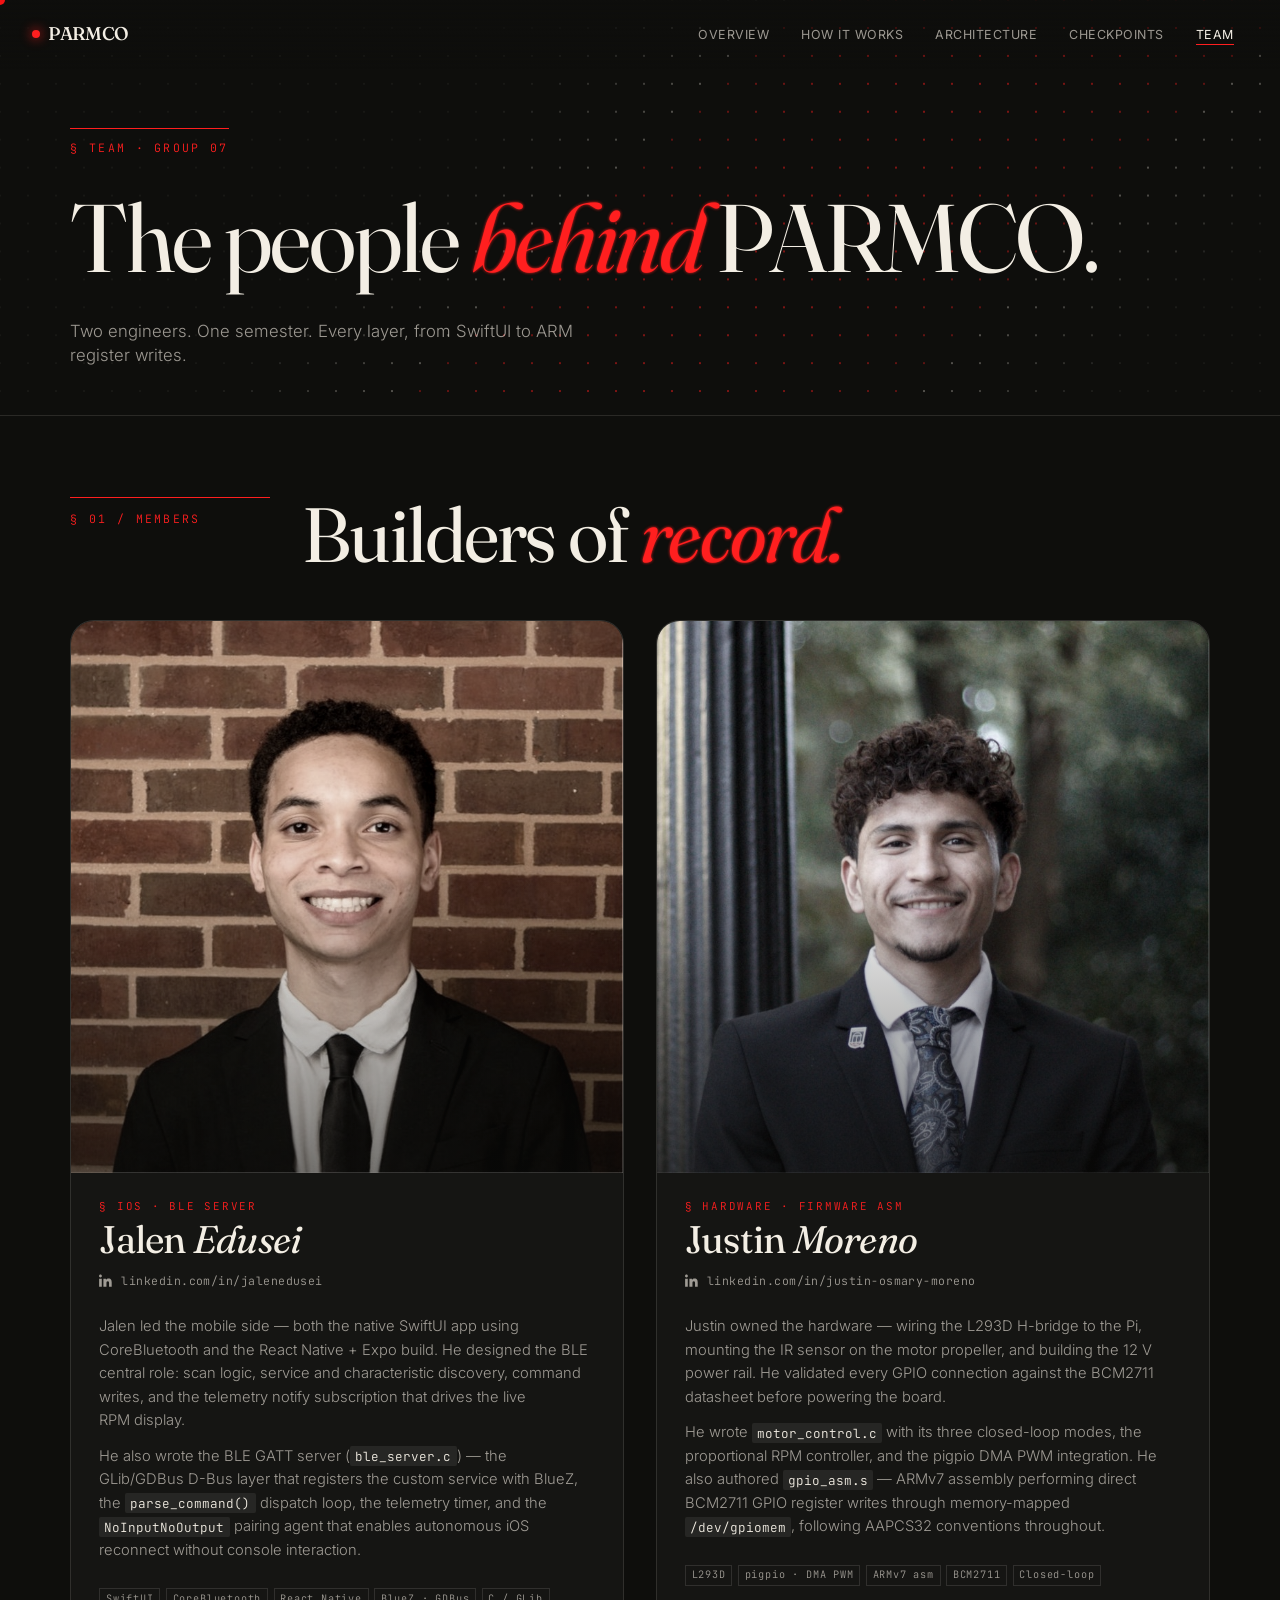
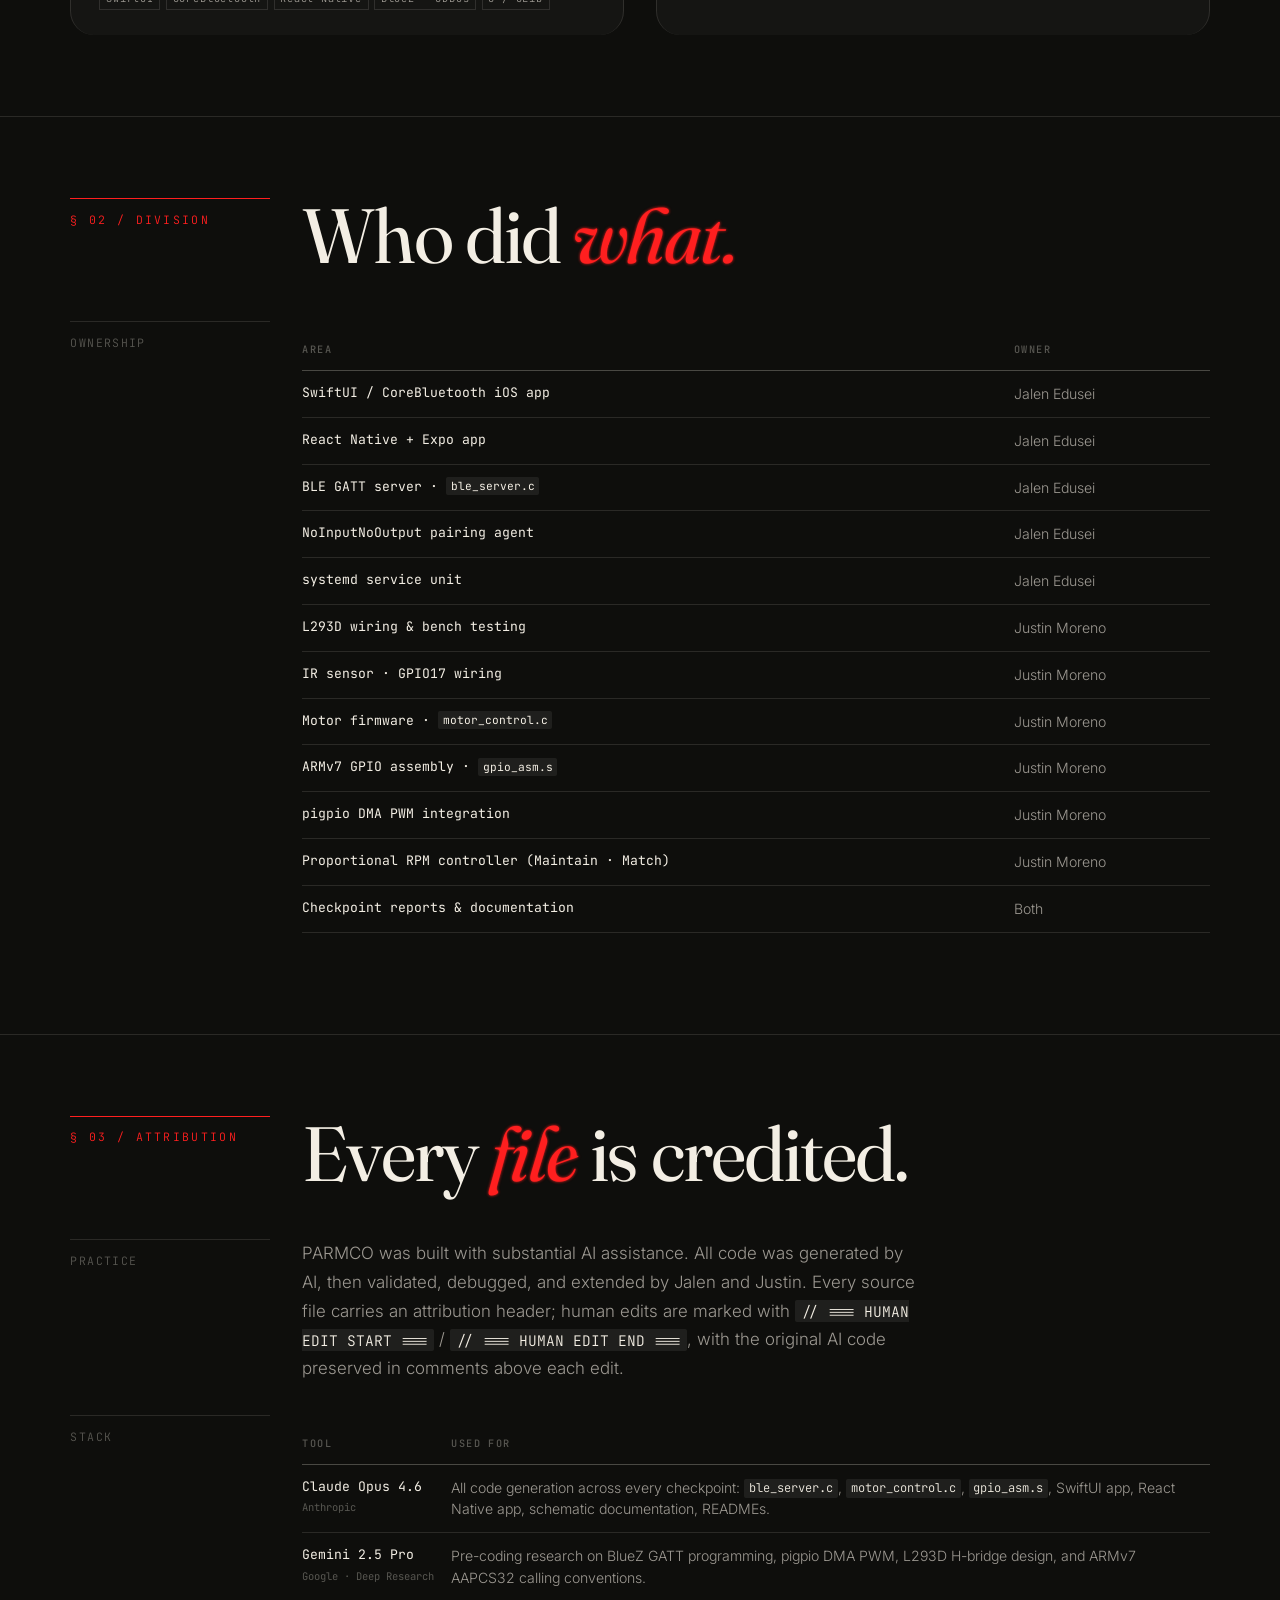
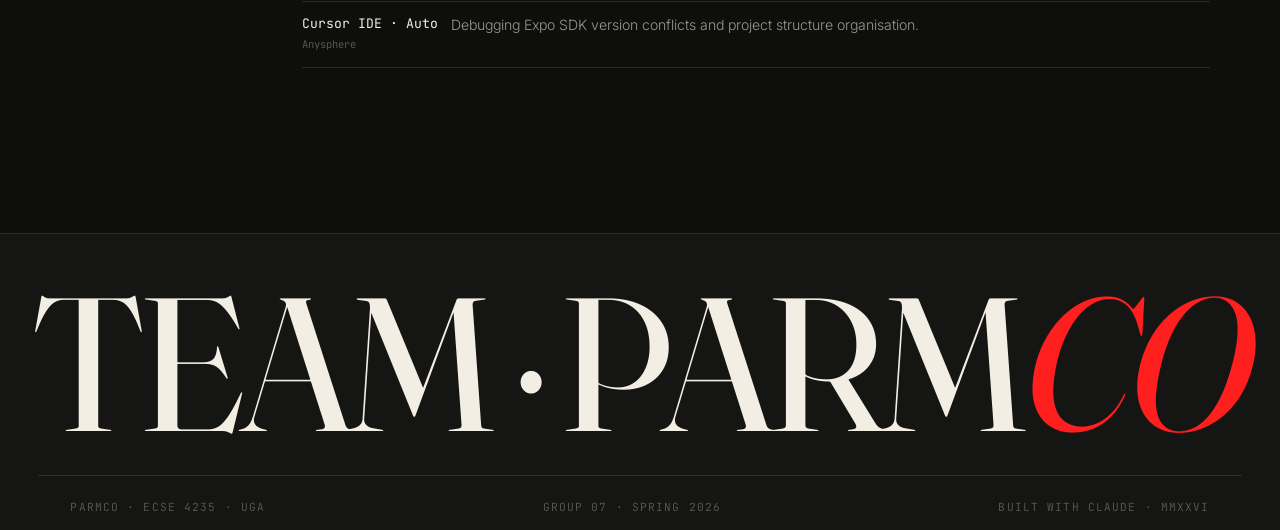
<file: team.html>
<!DOCTYPE html>
<html lang="en">
<head>
  <meta charset="UTF-8">
  <link rel="icon" href="favicon.svg" type="image/svg+xml">
  <meta name="viewport" content="width=device-width, initial-scale=1.0">
  <title>Team — PARMCO</title>
  <link rel="stylesheet" href="style.css">
  <script>document.documentElement.classList.add('js');</script>
</head>
<body>

<nav id="site-nav">
  <a href="index.html" class="nav-logo"><span class="nav-logo-dot"></span>PARMCO</a>
  <button class="nav-toggle" aria-label="Toggle menu">MENU</button>
  <ul class="nav-links">
    <li><a href="index.html">Overview</a></li>
    <li><a href="how-it-works.html">How It Works</a></li>
    <li><a href="architecture.html">Architecture</a></li>
    <li><a href="checkpoints.html">Checkpoints</a></li>
    <li><a href="team.html" class="active">Team</a></li>
  </ul>
</nav>

<main>
  <section class="page-hero">
    <div class="wrap">
      <span class="label">§ TEAM · GROUP 07</span>
      <h1>The people <em>behind</em> PARMCO.</h1>
      <p>Two engineers. One semester. Every layer, from SwiftUI to ARM register writes.</p>
    </div>
  </section>

  <section class="section">
    <div class="wrap">
      <div class="section-head reveal">
        <div class="section-num">§ 01 / Members</div>
        <h2 class="section-title">Builders of <em>record.</em></h2>
      </div>

      <div class="team-grid">

        <!-- JALEN -->
        <article class="member-card reveal">
          <a href="https://www.linkedin.com/in/jalenedusei/" target="_blank" rel="noopener" style="display:block; color:inherit; text-decoration:none; border:none;">
            <div class="member-photo">
              <img src="images/jalen.jpg" alt="Jalen Edusei" loading="lazy">
            </div>
            <div class="member-info">
              <span class="member-role">§ iOS · BLE server</span>
              <h3 class="member-name">Jalen <em>Edusei</em></h3>
              <span class="member-linkedin">
                <svg viewBox="0 0 24 24" aria-hidden="true"><path fill="currentColor" d="M4.98 3.5C4.98 4.88 3.87 6 2.5 6S0 4.88 0 3.5 1.12 1 2.5 1s2.48 1.12 2.48 2.5zM.22 8h4.56v14H.22V8zm7.32 0h4.37v1.92h.06c.61-1.15 2.1-2.36 4.33-2.36 4.63 0 5.48 3.05 5.48 7.02V22h-4.56v-6.2c0-1.48-.03-3.38-2.06-3.38-2.06 0-2.37 1.61-2.37 3.27V22H7.54V8z"/></svg>
                linkedin.com/in/jalenedusei
              </span>
            </div>
          </a>
          <div class="member-body">
            <p>Jalen led the mobile side — both the native SwiftUI app using CoreBluetooth and the React Native + Expo build. He designed the BLE central role: scan logic, service and characteristic discovery, command writes, and the telemetry notify subscription that drives the live RPM display.</p>
            <p>He also wrote the BLE GATT server (<code>ble_server.c</code>) — the GLib/GDBus D-Bus layer that registers the custom service with BlueZ, the <code>parse_command()</code> dispatch loop, the telemetry timer, and the <code>NoInputNoOutput</code> pairing agent that enables autonomous iOS reconnect without console interaction.</p>
          </div>
          <div class="member-skills">
            <span class="member-skill">SwiftUI</span>
            <span class="member-skill">CoreBluetooth</span>
            <span class="member-skill">React Native</span>
            <span class="member-skill">BlueZ · GDBus</span>
            <span class="member-skill">C / GLib</span>
          </div>
        </article>

        <!-- JUSTIN -->
        <article class="member-card reveal reveal-delay-1">
          <a href="https://www.linkedin.com/in/justin-osmary-moreno/" target="_blank" rel="noopener" style="display:block; color:inherit; text-decoration:none; border:none;">
            <div class="member-photo">
              <img src="images/justin.jpg" alt="Justin Moreno" loading="lazy">
            </div>
            <div class="member-info">
              <span class="member-role">§ Hardware · Firmware asm</span>
              <h3 class="member-name">Justin <em>Moreno</em></h3>
              <span class="member-linkedin">
                <svg viewBox="0 0 24 24" aria-hidden="true"><path fill="currentColor" d="M4.98 3.5C4.98 4.88 3.87 6 2.5 6S0 4.88 0 3.5 1.12 1 2.5 1s2.48 1.12 2.48 2.5zM.22 8h4.56v14H.22V8zm7.32 0h4.37v1.92h.06c.61-1.15 2.1-2.36 4.33-2.36 4.63 0 5.48 3.05 5.48 7.02V22h-4.56v-6.2c0-1.48-.03-3.38-2.06-3.38-2.06 0-2.37 1.61-2.37 3.27V22H7.54V8z"/></svg>
                linkedin.com/in/justin-osmary-moreno
              </span>
            </div>
          </a>
          <div class="member-body">
            <p>Justin owned the hardware — wiring the L293D H-bridge to the Pi, mounting the IR sensor on the motor propeller, and building the 12 V power rail. He validated every GPIO connection against the BCM2711 datasheet before powering the board.</p>
            <p>He wrote <code>motor_control.c</code> with its three closed-loop modes, the proportional RPM controller, and the pigpio DMA PWM integration. He also authored <code>gpio_asm.s</code> — ARMv7 assembly performing direct BCM2711 GPIO register writes through memory-mapped <code>/dev/gpiomem</code>, following AAPCS32 conventions throughout.</p>
          </div>
          <div class="member-skills">
            <span class="member-skill">L293D</span>
            <span class="member-skill">pigpio · DMA PWM</span>
            <span class="member-skill">ARMv7 asm</span>
            <span class="member-skill">BCM2711</span>
            <span class="member-skill">Closed-loop</span>
          </div>
        </article>

      </div>
    </div>
  </section>

  <!-- Division -->
  <section class="section">
    <div class="wrap">
      <div class="section-head reveal">
        <div class="section-num">§ 02 / Division</div>
        <h2 class="section-title">Who did <em>what.</em></h2>
      </div>

      <div class="body-grid reveal">
        <div class="aside">Ownership</div>
        <div class="body wide">
          <table class="data-table">
            <thead><tr><th>Area</th><th>Owner</th></tr></thead>
            <tbody>
              <tr><td>SwiftUI / CoreBluetooth iOS app</td><td>Jalen Edusei</td></tr>
              <tr><td>React Native + Expo app</td><td>Jalen Edusei</td></tr>
              <tr><td>BLE GATT server · <code>ble_server.c</code></td><td>Jalen Edusei</td></tr>
              <tr><td>NoInputNoOutput pairing agent</td><td>Jalen Edusei</td></tr>
              <tr><td>systemd service unit</td><td>Jalen Edusei</td></tr>
              <tr><td>L293D wiring &amp; bench testing</td><td>Justin Moreno</td></tr>
              <tr><td>IR sensor · GPIO17 wiring</td><td>Justin Moreno</td></tr>
              <tr><td>Motor firmware · <code>motor_control.c</code></td><td>Justin Moreno</td></tr>
              <tr><td>ARMv7 GPIO assembly · <code>gpio_asm.s</code></td><td>Justin Moreno</td></tr>
              <tr><td>pigpio DMA PWM integration</td><td>Justin Moreno</td></tr>
              <tr><td>Proportional RPM controller (Maintain · Match)</td><td>Justin Moreno</td></tr>
              <tr><td>Checkpoint reports &amp; documentation</td><td>Both</td></tr>
            </tbody>
          </table>
        </div>
      </div>
    </div>
  </section>

  <!-- AI attribution -->
  <section class="section">
    <div class="wrap">
      <div class="section-head reveal">
        <div class="section-num">§ 03 / Attribution</div>
        <h2 class="section-title">Every <em>file</em> is credited.</h2>
      </div>

      <div class="body-grid reveal">
        <div class="aside">Practice</div>
        <div class="body">
          <p>PARMCO was built with substantial AI assistance. All code was generated by AI, then validated, debugged, and extended by Jalen and Justin. Every source file carries an attribution header; human edits are marked with <code>// === HUMAN EDIT START ===</code> / <code>// === HUMAN EDIT END ===</code>, with the original AI code preserved in comments above each edit.</p>
        </div>
      </div>

      <div class="body-grid reveal reveal-delay-1" style="margin-top:2rem">
        <div class="aside">Stack</div>
        <div class="body wide">
          <table class="data-table">
            <thead><tr><th>Tool</th><th>Used for</th></tr></thead>
            <tbody>
              <tr>
                <td>Claude Opus 4.6<br><span style="font-size:.8em;color:var(--ink-faint)">Anthropic</span></td>
                <td>All code generation across every checkpoint: <code>ble_server.c</code>, <code>motor_control.c</code>, <code>gpio_asm.s</code>, SwiftUI app, React Native app, schematic documentation, READMEs.</td>
              </tr>
              <tr>
                <td>Gemini 2.5 Pro<br><span style="font-size:.8em;color:var(--ink-faint)">Google · Deep Research</span></td>
                <td>Pre-coding research on BlueZ GATT programming, pigpio DMA PWM, L293D H-bridge design, and ARMv7 AAPCS32 calling conventions.</td>
              </tr>
              <tr>
                <td>Cursor IDE · Auto<br><span style="font-size:.8em;color:var(--ink-faint)">Anysphere</span></td>
                <td>Debugging Expo SDK version conflicts and project structure organisation.</td>
              </tr>
            </tbody>
          </table>
        </div>
      </div>
    </div>
  </section>
</main>

<footer>
  <div class="footer-marquee" style="text-align: center">TEAM · PARM<em>CO</em></div>
  <div class="footer-inner">
    <div>PARMCO · ECSE 4235 · UGA</div>
    <div>GROUP 07 · SPRING 2026</div>
    <div>BUILT WITH CLAUDE · MMXXVI</div>
  </div>
</footer>

<script src="tweaks.js"></script>
<script src="bg-effects.js"></script>
<script>
document.addEventListener('DOMContentLoaded', function () {
  BgEffects.dotGrid(document.querySelector('.page-hero'));
});
</script>
</body>
</html>
</file>
<file: style.css>
/* ================================================================
   PARMCO — Award-worthy rework
   Editorial serif + utilitarian mono, bold scale, scroll motion
   ================================================================ */

@import url('https://fonts.googleapis.com/css2?family=Fraunces:ital,opsz,wght@0,9..144,300;0,9..144,400;0,9..144,500;0,9..144,600;1,9..144,400;1,9..144,500&family=JetBrains+Mono:wght@300;400;500&family=Inter:wght@300;400;500;600&display=swap');

/* ── Theme tokens (live-tweakable) ───────────────────────────── */
:root {
  --bg:          #0E0E0C;
  --bg-2:        #151513;
  --bg-soft:     #1C1C1A;
  --paper:       #F3EEE4;
  --paper-2:     #E8E1D2;
  --ink:         #F3EEE4;
  --ink-dim:     rgba(243,238,228,0.62);
  --ink-faint:   rgba(243,238,228,0.32);
  --rule:        rgba(243,238,228,0.12);
  --rule-strong: rgba(243,238,228,0.26);

  --accent:      #FF5B1F;   /* molten orange */
  --accent-2:    #E4FF3A;   /* acid yellow */
  --accent-cool: #7CD0FF;   /* signal blue */

  --f-display:   'Fraunces', 'Playfair Display', Georgia, serif;
  --f-body:      'Inter', system-ui, sans-serif;
  --f-mono:      'JetBrains Mono', ui-monospace, monospace;

  --grain-opacity: 0.06;
  --scale-title: 1;
  --letter-spacing-display: -0.035em;

  --ease-out:    cubic-bezier(0.16, 1, 0.3, 1);
  --ease-in-out: cubic-bezier(0.76, 0, 0.24, 1);

  --max-w:       min(1240px, 94vw);
  --pad:         clamp(1rem, 4vw, 2rem);
}

/* ── Reset ───────────────────────────────────────────────────── */
*, *::before, *::after { box-sizing: border-box; margin: 0; padding: 0; }
html { font-size: 16px; scroll-behavior: smooth; overflow-x: hidden; }

body {
  background: var(--bg);
  color: var(--ink);
  font-family: var(--f-body);
  font-weight: 300;
  line-height: 1.6;
  -webkit-font-smoothing: antialiased;
  text-rendering: optimizeLegibility;
  overflow-x: hidden;
  position: relative;
}

/* Film grain overlay */
body::before {
  content: '';
  position: fixed;
  inset: 0;
  pointer-events: none;
  z-index: 500;
  opacity: var(--grain-opacity);
  mix-blend-mode: overlay;
  background-image: url("data:image/svg+xml;utf8,<svg xmlns='http://www.w3.org/2000/svg' width='200' height='200'><filter id='n'><feTurbulence type='fractalNoise' baseFrequency='0.9' numOctaves='2' stitchTiles='stitch'/><feColorMatrix values='0 0 0 0 1  0 0 0 0 1  0 0 0 0 1  0 0 0 1 0'/></filter><rect width='200' height='200' filter='url(%23n)' opacity='0.8'/></svg>");
}

/* Vignette overlay — radial darkening at edges, tied to --vignette (0–1) */
body::after {
  content: '';
  position: fixed;
  inset: 0;
  pointer-events: none;
  z-index: 499;
  opacity: var(--vignette, 0);
  background: radial-gradient(ellipse at center, transparent 45%, var(--bg) 110%);
  transition: opacity 0.4s var(--ease-out);
}

/* Tweakable radius target — components opt in via var(--radius) */
.schematic-frame, .code-block, .stack, .data-table, .cp-file,
.tweaks-panel, .tag, .stat-tile, .member-card, .artifact,
.btn, .nav-logo-dot, .phone-frame, .hero-phone img {
  border-radius: var(--radius, 0);
}

/* Animation speed multiplier — applies to elements that opt in via --anim-dur */
:root { --anim-speed: 1; }
/* For unobtrusive behavior, SVG animations and marquees can reference --anim-speed
   via `dur` attribute fallback (SMIL doesn't support CSS vars), so we apply
   animation-play-state slowdowns by adjusting keyframes scoped to classes. */
.marquee-track, .footer-marquee { animation-duration: calc(30s / var(--anim-speed)); }

/* Disable scroll reveal — show content immediately */
html.no-reveal .reveal,
html.no-reveal .split-word { opacity: 1 !important; transform: none !important; }

/* Noise-scroll — intensifies grain on scroll */
html.noise-scroll body::before { opacity: calc(var(--grain-opacity) + 0.08); }

/* Page-enter */
body { animation: pg 0.5s var(--ease-out) both; }
@keyframes pg { from { opacity: 0; } to { opacity: 1; } }

::selection { background: var(--accent); color: #000; }

/* ── Wrap ────────────────────────────────────────────────────── */
.wrap {
  max-width: var(--max-w);
  margin: 0 auto;
  padding: 0 var(--pad);
}
.wrap--narrow {
  max-width: min(780px, 94vw);
}

/* ── Cursor dot ──────────────────────────────────────────────── */
.cursor-dot {
  position: fixed;
  top: 0; left: 0;
  width: 10px; height: 10px;
  border-radius: 50%;
  background: var(--accent);
  pointer-events: none;
  z-index: 1000;
  mix-blend-mode: difference;
  transform: translate(-50%, -50%);
  transition: transform 0.15s var(--ease-out), width 0.2s var(--ease-out), height 0.2s var(--ease-out);
  will-change: transform;
}
.cursor-dot.hover {
  width: 40px; height: 40px;
  background: var(--paper);
}
@media (pointer: coarse) { .cursor-dot { display: none; } }

/* ── Nav ─────────────────────────────────────────────────────── */
#site-nav {
  position: fixed;
  top: 0; left: 0; right: 0;
  z-index: 100;
  padding: 1.1rem var(--pad);
  display: flex;
  align-items: center;
  justify-content: space-between;
  background: linear-gradient(to bottom, rgba(14,14,12,0.92), rgba(14,14,12,0));
  backdrop-filter: blur(10px);
  -webkit-backdrop-filter: blur(10px);
  transition: padding 0.3s var(--ease-out), background 0.3s var(--ease-out);
}
#site-nav.scrolled {
  padding: 0.7rem var(--pad);
  background: rgba(14,14,12,0.96);
  border-bottom: 1px solid var(--rule);
}
.nav-logo {
  font-family: var(--f-display);
  font-size: 1.15rem;
  font-weight: 500;
  letter-spacing: -0.02em;
  color: var(--ink);
  text-decoration: none;
  display: flex;
  align-items: center;
  gap: 0.5rem;
}
.nav-logo-dot {
  display: inline-block;
  width: 8px; height: 8px;
  border-radius: 50%;
  background: var(--accent);
  box-shadow: 0 0 12px var(--accent);
  animation: pulse-dot 2s ease-in-out infinite;
}
@keyframes pulse-dot {
  0%, 100% { transform: scale(1); opacity: 1; }
  50% { transform: scale(1.4); opacity: 0.6; }
}

.nav-links {
  display: flex;
  gap: 0.2rem;
  list-style: none;
  align-items: center;
}
.nav-links a {
  position: relative;
  display: inline-block;
  padding: 0.5rem 0.9rem;
  font-size: 0.78rem;
  font-weight: 400;
  letter-spacing: 0.04em;
  text-transform: uppercase;
  color: var(--ink-dim);
  text-decoration: none;
  transition: color 0.2s;
}
.nav-links a::before {
  content: '';
  position: absolute;
  left: 0.9rem; right: 0.9rem;
  bottom: 0.35rem;
  height: 1px;
  background: var(--accent);
  transform: scaleX(0);
  transform-origin: left;
  transition: transform 0.35s var(--ease-out);
}
.nav-links a:hover { color: var(--ink); }
.nav-links a:hover::before { transform: scaleX(1); }
.nav-links a.active { color: var(--ink); }
.nav-links a.active::before { transform: scaleX(1); }

.nav-toggle {
  display: none;
  background: none;
  border: 1px solid var(--rule);
  color: var(--ink);
  padding: 0.4rem 0.8rem;
  font-family: var(--f-mono);
  font-size: 0.75rem;
  letter-spacing: 0.1em;
  cursor: pointer;
}
@media (max-width: 720px) {
  .nav-toggle { display: block; }
  .nav-links {
    display: none;
    position: absolute;
    top: 100%; left: 0; right: 0;
    flex-direction: column;
    background: var(--bg);
    border-top: 1px solid var(--rule);
    border-bottom: 1px solid var(--rule);
    padding: 1rem 0;
    align-items: stretch;
  }
  .nav-links.open { display: flex; }
  .nav-links a { padding: 0.7rem var(--pad); }
  .nav-links a::before { display: none; }
}

/* ── Hero ────────────────────────────────────────────────────── */
.hero {
  min-height: 100svh;
  display: flex;
  flex-direction: column;
  justify-content: flex-end;
  padding: 6rem 0 2rem;
  position: relative;
  overflow: hidden;
}

.hero-grid { display: none; }

.hero-meta-top {
  position: absolute;
  top: 5.5rem;
  left: var(--pad);
  right: var(--pad);
  display: flex;
  justify-content: space-between;
  font-family: var(--f-mono);
  font-size: 0.7rem;
  letter-spacing: 0.14em;
  text-transform: uppercase;
  color: var(--ink-faint);
  z-index: 2;
}
.hero-meta-top span { display: inline-flex; align-items: center; gap: 0.4rem; }
.hero-meta-top .dot {
  width: 6px; height: 6px; border-radius: 50%;
  background: var(--accent);
  box-shadow: 0 0 8px var(--accent);
  animation: pulse-dot 1.8s ease-in-out infinite;
}

.hero h1 {
  font-family: var(--f-display);
  font-weight: 400;
  font-size: clamp(5.5rem, 22vw, 20rem);
  line-height: 0.82;
  letter-spacing: var(--letter-spacing-display);
  color: var(--paper);
  margin: 0;
  position: relative;
  z-index: 2;
  transform: scale(var(--scale-title));
  transform-origin: left bottom;
}
.hero h1 em {
  font-style: italic;
  font-variation-settings: 'opsz' 144;
  color: var(--accent);
}
.hero h1 .ampersand {
  font-style: italic;
  color: var(--accent);
  font-variation-settings: 'opsz' 144;
}

.hero-split {
  display: grid;
  grid-template-columns: 1fr auto;
  gap: 2rem;
  align-items: end;
  margin-top: 1.5rem;
  position: relative;
  z-index: 2;
}
.hero-tagline {
  font-family: var(--f-display);
  font-style: italic;
  font-size: clamp(1.1rem, 2.2vw, 1.7rem);
  line-height: 1.2;
  color: var(--ink-dim);
  max-width: 40ch;
}
.hero-tagline span { color: var(--paper); font-style: normal; }

.hero-specs {
  font-family: var(--f-mono);
  font-size: 0.72rem;
  letter-spacing: 0.06em;
  color: var(--ink-dim);
  text-align: right;
  line-height: 1.8;
  text-transform: uppercase;
}
.hero-specs .num { color: var(--accent); font-weight: 500; }

@media (max-width: 720px) {
  .hero-split { grid-template-columns: 1fr; }
  .hero-specs { text-align: left; }
}

.scroll-cue {
  position: absolute;
  bottom: 1.5rem;
  left: 50%;
  transform: translateX(-50%);
  font-family: var(--f-mono);
  font-size: 0.65rem;
  letter-spacing: 0.22em;
  text-transform: uppercase;
  color: var(--ink-faint);
  display: flex;
  flex-direction: column;
  align-items: center;
  gap: 0.6rem;
  z-index: 2;
}
.scroll-cue::after {
  content: '';
  display: block;
  width: 1px;
  height: 28px;
  background: linear-gradient(to bottom, var(--ink-faint), transparent);
  animation: scroll-cue 1.8s ease-in-out infinite;
}
@keyframes scroll-cue {
  0% { transform: scaleY(0); transform-origin: top; }
  50% { transform: scaleY(1); transform-origin: top; }
  50.01% { transform: scaleY(1); transform-origin: bottom; }
  100% { transform: scaleY(0); transform-origin: bottom; }
}

/* ── Marquee band ────────────────────────────────────────────── */
.marquee {
  border-top: 1px solid var(--rule);
  border-bottom: 1px solid var(--rule);
  padding: 1.4rem 0;
  overflow: hidden;
  background: var(--bg-2);
  position: relative;
  z-index: 1;
}
.marquee-track {
  display: flex;
  gap: 4rem;
  white-space: nowrap;
  animation: marquee 40s linear infinite;
  font-family: var(--f-display);
  font-style: italic;
  font-size: clamp(1.6rem, 4vw, 3rem);
  color: var(--paper);
  font-weight: 400;
}
.marquee-track span { display: inline-flex; align-items: center; gap: 4rem; }
.marquee-track span::after {
  content: '✦';
  color: var(--accent);
  font-style: normal;
}
@keyframes marquee {
  to { transform: translateX(-50%); }
}

/* ── Sections ────────────────────────────────────────────────── */
.section {
  padding: clamp(4rem, 10vh, 8rem) 0;
  position: relative;
}
.section + .section { border-top: 1px solid var(--rule); }

.section-head {
  display: grid;
  grid-template-columns: 200px 1fr;
  gap: 2rem;
  margin-bottom: 3rem;
  align-items: baseline;
}
.section-num {
  font-family: var(--f-mono);
  font-size: 0.72rem;
  letter-spacing: 0.2em;
  text-transform: uppercase;
  color: var(--accent);
  padding-top: 0.8rem;
  border-top: 1px solid var(--accent);
  display: inline-block;
  align-self: start;
}
.section-title {
  font-family: var(--f-display);
  font-weight: 400;
  font-size: clamp(2.2rem, 6vw, 4.8rem);
  line-height: 0.98;
  letter-spacing: -0.025em;
  color: var(--paper);
}
.section-title em {
  font-style: italic;
  color: var(--accent);
}
@media (max-width: 720px) {
  .section-head { grid-template-columns: 1fr; gap: 1rem; }
}

.body-grid {
  display: grid;
  grid-template-columns: 200px 1fr;
  gap: 2rem;
}
.body-grid > .aside {
  font-family: var(--f-mono);
  font-size: 0.72rem;
  letter-spacing: 0.12em;
  text-transform: uppercase;
  color: var(--ink-faint);
  border-top: 1px solid var(--rule);
  padding-top: 0.8rem;
}
.body-grid > .body {
  font-size: 1.06rem;
  line-height: 1.7;
  color: var(--ink-dim);
  max-width: 62ch;
}
.body-grid > .body.wide { max-width: none; }
.body-grid > .body strong { color: var(--paper); font-weight: 500; }
.body-grid > .body em { color: var(--paper); }
.body-grid > .body p + p { margin-top: 1rem; }
.body-grid > .body h3 {
  font-family: var(--f-mono);
  font-size: 0.72rem;
  font-weight: 500;
  letter-spacing: 0.15em;
  text-transform: uppercase;
  color: var(--accent);
  margin-top: 2.2rem;
  margin-bottom: 0.7rem;
}
.body-grid > .body h3:first-child { margin-top: 0; }
@media (max-width: 720px) {
  .body-grid { grid-template-columns: 1fr; gap: 0.8rem; }
}

/* ── Reveal animations ───────────────────────────────────────── */
.js .reveal {
  opacity: 0;
  transform: translateY(32px);
  transition: opacity 0.9s var(--ease-out), transform 0.9s var(--ease-out);
}
.js .reveal.visible {
  opacity: 1;
  transform: none;
}
.js .reveal-delay-1 { transition-delay: 0.08s; }
.js .reveal-delay-2 { transition-delay: 0.16s; }
.js .reveal-delay-3 { transition-delay: 0.24s; }

/* Letter-by-letter reveal for big titles */
.split-word {
  display: inline-block;
  overflow: hidden;
  vertical-align: top;
}
.split-word .c {
  display: inline-block;
  transform: translateY(110%);
  transition: transform 0.9s var(--ease-out);
  transition-delay: calc(var(--i,0) * 35ms);
}
.split-word.visible .c { transform: translateY(0); }

/* ── Spec strip ──────────────────────────────────────────────── */
.spec-strip {
  display: grid;
  grid-template-columns: repeat(4, 1fr);
  border-top: 1px solid var(--rule);
  border-bottom: 1px solid var(--rule);
}
.spec-strip > div {
  padding: 2rem 1.5rem;
  border-right: 1px solid var(--rule);
  min-height: 180px;
  display: flex;
  flex-direction: column;
  justify-content: space-between;
}
.spec-strip > div:last-child { border-right: none; }
.spec-strip .spec-label {
  font-family: var(--f-mono);
  font-size: 0.65rem;
  letter-spacing: 0.16em;
  text-transform: uppercase;
  color: var(--ink-faint);
}
.spec-strip .spec-value {
  font-family: var(--f-display);
  font-size: clamp(1.6rem, 3vw, 2.4rem);
  font-weight: 400;
  line-height: 1;
  color: var(--paper);
  letter-spacing: -0.02em;
}
.spec-strip .spec-value em { color: var(--accent); font-style: italic; }
.spec-strip .spec-desc {
  font-size: 0.82rem;
  color: var(--ink-dim);
  line-height: 1.5;
}
@media (max-width: 900px) {
  .spec-strip { grid-template-columns: repeat(2, 1fr); }
  .spec-strip > div:nth-child(2) { border-right: none; }
  .spec-strip > div:nth-child(-n+2) { border-bottom: 1px solid var(--rule); }
}
@media (max-width: 500px) {
  .spec-strip { grid-template-columns: 1fr; }
  .spec-strip > div { border-right: none; border-bottom: 1px solid var(--rule); }
  .spec-strip > div:last-child { border-bottom: none; }
}

/* ── Big quote / callout ─────────────────────────────────────── */
.callout {
  font-family: var(--f-display);
  font-weight: 400;
  font-size: clamp(1.8rem, 5vw, 3.2rem);
  line-height: 1.08;
  letter-spacing: -0.02em;
  color: var(--paper);
  padding: 1rem 0;
  max-width: 24ch;
}
.callout em { font-style: italic; color: var(--accent); }

/* ── Tables ──────────────────────────────────────────────────── */
.data-table {
  width: 100%;
  border-collapse: collapse;
  font-size: 0.88rem;
  margin: 1.25rem 0;
}
.data-table th {
  text-align: left;
  font-family: var(--f-mono);
  font-size: 0.64rem;
  font-weight: 500;
  letter-spacing: 0.14em;
  text-transform: uppercase;
  color: var(--ink-faint);
  padding: 0 0.8rem 0.7rem 0;
  border-bottom: 1px solid var(--rule-strong);
}
.data-table td {
  padding: 0.75rem 0.8rem 0.75rem 0;
  border-bottom: 1px solid var(--rule);
  color: var(--ink-dim);
  vertical-align: top;
  line-height: 1.55;
  transition: background 0.25s;
}
.data-table tr:hover td { background: rgba(243,238,228,0.03); }
.data-table td:first-child {
  color: var(--paper);
  font-weight: 400;
  white-space: nowrap;
  font-family: var(--f-mono);
  font-size: 0.82rem;
}

/* ── Code ────────────────────────────────────────────────────── */
code {
  font-family: var(--f-mono);
  font-size: 0.86em;
  background: rgba(243,238,228,0.08);
  color: var(--paper);
  padding: 0.12em 0.4em;
  border-radius: 2px;
}
pre {
  background: var(--bg-2);
  border: 1px solid var(--rule);
  border-left: 2px solid var(--accent);
  padding: 1.5rem 1.6rem;
  overflow-x: auto;
  margin: 1.75rem 0;
  font-size: 0.82rem;
}
pre code {
  background: none;
  padding: 0;
  line-height: 1.75;
  color: var(--paper);
  font-size: inherit;
}
pre code .kw  { color: var(--accent); }
pre code .cm  { color: var(--ink-faint); font-style: italic; }
pre code .st  { color: var(--accent-2); }
pre code .nm  { color: var(--accent-cool); }
pre code .fn  { color: var(--paper); font-weight: 500; }
pre code .re  { color: #B8A99A; }
.code-label {
  font-family: var(--f-mono);
  font-size: 0.64rem;
  font-weight: 500;
  letter-spacing: 0.14em;
  text-transform: uppercase;
  color: var(--ink-faint);
  margin-bottom: 0.4rem;
  margin-top: 1.5rem;
  display: block;
}

/* ── Diagrams ────────────────────────────────────────────────── */
.diagram {
  margin: 2rem 0;
  overflow-x: auto;
  background: var(--bg-2);
  border: 1px solid var(--rule);
  padding: 1.5rem 1rem;
  position: relative;
}
.diagram::before {
  content: '';
  position: absolute;
  top: 0; left: 0; right: 0;
  height: 28px;
  background: linear-gradient(to bottom, rgba(255,91,31,0.06), transparent);
  pointer-events: none;
}
.diagram svg {
  display: block;
  max-width: 100%;
  height: auto;
}
.diagram-caption {
  font-family: var(--f-mono);
  font-size: 0.72rem;
  letter-spacing: 0.04em;
  color: var(--ink-faint);
  margin-top: 1rem;
  padding-top: 0.8rem;
  border-top: 1px solid var(--rule);
  font-style: italic;
}

/* ── Team members ────────────────────────────────────────────── */
.team-grid {
  display: grid;
  grid-template-columns: repeat(2, 1fr);
  gap: 2rem;
  margin-top: 2rem;
}
@media (max-width: 900px) { .team-grid { grid-template-columns: 1fr; } }

.member-card {
  position: relative;
  border: 1px solid var(--rule);
  background: var(--bg-2);
  transition: border-color 0.35s var(--ease-out), transform 0.35s var(--ease-out);
  overflow: hidden;
  display: block;
  color: inherit;
  text-decoration: none;
}
.member-card:hover {
  border-color: var(--accent);
  transform: translateY(-4px);
}
.member-photo {
  position: relative;
  aspect-ratio: 1 / 1;
  overflow: hidden;
  background: var(--bg-soft);
}
.member-photo img {
  position: absolute;
  inset: 0;
  width: 100%; height: 100%;
  object-fit: cover;
  filter: grayscale(0.6) contrast(1.05);
  transition: filter 0.6s var(--ease-out), transform 0.6s var(--ease-out);
}
.member-card:hover .member-photo img {
  filter: grayscale(0) contrast(1.08);
  transform: scale(1.04);
}
.member-photo::after {
  content: '';
  position: absolute;
  inset: 0;
  background: linear-gradient(to top, rgba(14,14,12,0.55), transparent 55%);
  pointer-events: none;
}
.member-info {
  padding: 1.6rem 1.75rem;
  display: flex;
  flex-direction: column;
  gap: 0.3rem;
  position: relative;
}
.member-role {
  font-family: var(--f-mono);
  font-size: 0.68rem;
  letter-spacing: 0.16em;
  text-transform: uppercase;
  color: var(--accent);
}
.member-name {
  font-family: var(--f-display);
  font-size: clamp(1.8rem, 3vw, 2.4rem);
  font-weight: 400;
  line-height: 1.05;
  letter-spacing: -0.02em;
  color: var(--paper);
}
.member-linkedin {
  margin-top: 0.6rem;
  font-family: var(--f-mono);
  font-size: 0.72rem;
  letter-spacing: 0.04em;
  color: var(--ink-dim);
  display: inline-flex;
  align-items: center;
  gap: 0.5rem;
  transition: color 0.2s;
}
.member-card:hover .member-linkedin { color: var(--accent); }
.member-linkedin svg { width: 14px; height: 14px; }

.member-body {
  padding: 0 0 1.6rem 1.75rem;
  padding-right: 1.75rem;
  font-size: 0.92rem;
  color: var(--ink-dim);
  line-height: 1.6;
}
.member-body p + p { margin-top: 0.75rem; }
.member-skills {
  display: flex;
  flex-wrap: wrap;
  gap: 0.35rem;
  padding: 0 1.75rem 1.6rem;
}
.member-skill {
  font-family: var(--f-mono);
  font-size: 0.64rem;
  letter-spacing: 0.08em;
  color: var(--ink-dim);
  border: 1px solid var(--rule);
  padding: 0.25em 0.55em;
}

/* ── Timeline ────────────────────────────────────────────────── */
.timeline {
  position: relative;
  padding-left: 2.5rem;
  margin-top: 2rem;
}
.timeline::before {
  content: '';
  position: absolute;
  left: 6px; top: 12px; bottom: 12px;
  width: 1px;
  background: var(--rule-strong);
}
.tl-item {
  position: relative;
  padding-bottom: 3rem;
}
.tl-item::before {
  content: '';
  position: absolute;
  left: -2.5rem;
  top: 8px;
  width: 13px; height: 13px;
  border-radius: 50%;
  background: var(--bg);
  border: 2px solid var(--accent);
  transition: background 0.3s, transform 0.3s var(--ease-out);
}
.tl-item:hover::before {
  background: var(--accent);
  transform: scale(1.3);
}
.tl-item--final::before {
  background: var(--accent);
  box-shadow: 0 0 0 4px rgba(255,91,31,0.25);
}
.tl-checkpoint {
  font-family: var(--f-mono);
  font-size: 0.68rem;
  letter-spacing: 0.16em;
  text-transform: uppercase;
  color: var(--accent);
  margin-bottom: 0.45rem;
}
.tl-title {
  font-family: var(--f-display);
  font-size: clamp(1.4rem, 3vw, 2rem);
  font-weight: 400;
  letter-spacing: -0.02em;
  line-height: 1.1;
  color: var(--paper);
  margin-bottom: 0.3rem;
}
.tl-title em { font-style: italic; color: var(--accent); }
.tl-date {
  font-family: var(--f-mono);
  font-size: 0.72rem;
  letter-spacing: 0.1em;
  color: var(--ink-faint);
  text-transform: uppercase;
  margin-bottom: 1rem;
}
.tl-body {
  font-size: 0.96rem;
  line-height: 1.65;
  color: var(--ink-dim);
  max-width: 64ch;
}
.tl-body p + p { margin-top: 0.75rem; }
.tl-body strong { color: var(--paper); font-weight: 500; }
.artifacts {
  display: flex;
  flex-wrap: wrap;
  gap: 0.4rem;
  margin-top: 1.2rem;
}
.artifact {
  font-family: var(--f-mono);
  font-size: 0.68rem;
  letter-spacing: 0.04em;
  color: var(--ink-dim);
  text-decoration: none;
  border: 1px solid var(--rule);
  padding: 0.3em 0.7em;
  transition: color 0.2s, border-color 0.2s, background 0.2s;
}
.artifact:hover {
  color: var(--paper);
  border-color: var(--accent);
  background: rgba(255,91,31,0.1);
}

/* ── Footer ──────────────────────────────────────────────────── */
footer {
  border-top: 1px solid var(--rule);
  padding: 3rem 0 2rem;
  margin-top: 4rem;
  background: var(--bg-2);
  position: relative;
}
.footer-marquee {
  font-family: var(--f-display);
  font-size: 10rem; /* overridden by fitText JS */
  font-weight: 400;
  line-height: 0.85;
  letter-spacing: -0.04em;
  color: var(--paper);
  padding: 0 var(--pad);
  overflow: hidden;
  white-space: nowrap;
  margin-bottom: 2rem;
  width: 100%;
  display: block;
}
.footer-marquee em { font-style: italic; color: var(--accent); }
.footer-inner {
  max-width: var(--max-w);
  margin: 0 auto;
  padding: 1.5rem var(--pad) 0;
  border-top: 1px solid var(--rule);
  display: flex;
  justify-content: space-between;
  align-items: center;
  flex-wrap: wrap;
  gap: 1rem;
  font-family: var(--f-mono);
  font-size: 0.7rem;
  letter-spacing: 0.1em;
  text-transform: uppercase;
  color: var(--ink-faint);
}

/* ── Page hero (inner pages) ─────────────────────────────────── */
.page-hero {
  padding: calc(6rem + 2rem) 0 3rem;
  border-bottom: 1px solid var(--rule);
  position: relative;
  overflow: hidden;
}
.page-hero::before { display: none; }
.page-hero .label {
  font-family: var(--f-mono);
  font-size: 0.72rem;
  letter-spacing: 0.2em;
  text-transform: uppercase;
  color: var(--accent);
  display: inline-block;
  padding-top: 0.7rem;
  border-top: 1px solid var(--accent);
  margin-bottom: 2rem;
  position: relative;
}
.page-hero h1 {
  font-family: var(--f-display);
  font-size: clamp(2.6rem, 7.5vw, 6rem);
  font-weight: 400;
  letter-spacing: -0.025em;
  line-height: 1.04;
  color: var(--paper);
  margin-bottom: 2rem;
  max-width: 20ch;
  position: relative;
  text-wrap: balance;
}
.page-hero h1 em { font-style: italic; color: var(--accent); }
.page-hero p {
  font-size: 1.05rem;
  color: var(--ink-dim);
  max-width: 55ch;
  position: relative;
}

/* ── Tweaks panel ────────────────────────────────────────────── */
.tweaks-panel {
  position: fixed;
  bottom: 1rem; right: 1rem;
  z-index: 200;
  background: rgba(21,21,19,0.96);
  border: 1px solid var(--rule-strong);
  backdrop-filter: blur(12px);
  -webkit-backdrop-filter: blur(12px);
  padding: .75rem .9rem;
  font-family: var(--f-mono);
  font-size: 0.72rem;
  color: var(--paper);
  width: 280px;
  max-height: 82vh;
  overflow-y: auto;
  transition: box-shadow .2s var(--ease-out), opacity .25s;
  display: none;
  box-shadow: 0 12px 40px -8px rgba(0,0,0,.6);
}
.tweaks-panel.visible { display: block; }
.tweaks-panel.collapsed { max-height: 42px; overflow: hidden; }
.tweaks-panel.dragging { box-shadow: 0 18px 60px -8px rgba(0,0,0,.75); cursor: grabbing; }
.tweaks-header {
  display: flex;
  justify-content: space-between;
  align-items: center;
  gap: .5rem;
  border-bottom: 1px solid var(--rule);
  padding: .15rem 0 .55rem 0;
  margin-bottom: 0.6rem;
  letter-spacing: 0.14em;
  text-transform: uppercase;
  color: var(--accent);
  font-size: 0.7rem;
  cursor: grab;
  user-select: none;
}
.tweaks-header:active { cursor: grabbing; }
.tw-grip { color: var(--ink-faint); letter-spacing: 0; font-size: .85rem; cursor: grab; }
.tw-head-btns { display: inline-flex; gap: .25rem; }
.tweaks-collapse {
  background: none;
  border: 1px solid var(--rule);
  color: var(--paper);
  padding: 0.1em 0.5em;
  cursor: pointer;
  font-family: inherit;
  font-size: 0.7rem;
  line-height: 1;
}
.tweaks-collapse:hover { border-color: var(--accent); color: var(--accent); }

/* Category accordions */
.tw-cat { border-bottom: 1px dashed var(--rule); padding-bottom: .4rem; margin-bottom: .5rem; }
.tw-cat:last-of-type { border-bottom: none; }
.tw-cat > summary {
  cursor: pointer; list-style: none;
  padding: .4rem 0; font-size: .68rem;
  letter-spacing: .18em; text-transform: uppercase;
  color: var(--paper); position: relative;
}
.tw-cat > summary::-webkit-details-marker { display: none; }
.tw-cat > summary::after {
  content: '+'; position: absolute; right: 0; top: .35rem;
  color: var(--ink-faint); font-size: .9rem;
}
.tw-cat[open] > summary::after { content: '−'; color: var(--accent); }

/* stack toggles */
.tweaks-toggle { display: flex !important; margin-top: .3rem; }

/* overlay tweaks */
.tw-ovl { position: fixed; inset: 0; pointer-events: none; z-index: 498; }
.tw-ovl--scanlines {
  background: repeating-linear-gradient(
    to bottom,
    transparent 0,
    transparent 2px,
    rgba(0,0,0,0.18) 2px,
    rgba(0,0,0,0.18) 3px
  );
  mix-blend-mode: multiply;
  opacity: .5;
}
.tw-ovl--starfield {
  width: 1px; height: 1px;
  background: transparent;
  box-shadow: var(--stars);
  opacity: .45;
  animation: tw-twinkle 6s ease-in-out infinite;
}
@keyframes tw-twinkle {
  0%,100% { opacity: .3; } 50% { opacity: .7; }
}

/* accent glow */
.hero h1 em, .section-title em, .page-hero h1 em, .cp-title em {
  text-shadow: 0 0 calc(var(--accent-glow,0) * 30px) var(--accent);
}

/* Heading & body weight control */
.hero h1, .section-title, .page-hero h1, .cp-title, .member-name, .callout, .tl-title, .big-stat, .spec-value, .stack-cell, .stat-n, .footer-marquee {
  font-weight: var(--f-display-weight, 400);
}
body { font-weight: var(--f-body-weight, 300); }

/* uppercase headings */
html.tw-uppercase .section-title, html.tw-uppercase .page-hero h1, html.tw-uppercase .cp-title, html.tw-uppercase .member-name, html.tw-uppercase .callout { text-transform: uppercase; letter-spacing: 0em; }

/* density multiplier */
.section { padding-top: calc(clamp(4rem, 10vh, 8rem) * var(--density, 1)); padding-bottom: calc(clamp(4rem, 10vh, 8rem) * var(--density, 1)); }

/* rule weight knob */
.section + .section, #site-nav.scrolled, .page-hero, .stack, .code-block, .data-table th, .data-table td, .diagram, .footer-inner, .marquee, .schematic-frame {
  border-width: var(--rule-weight, 1px);
}

/* cursor alt styles */
html[data-cursor-style="ring"] .cursor-dot { background: transparent !important; border: 1.5px solid var(--accent); width: 20px; height: 20px; mix-blend-mode: normal; }
html[data-cursor-style="ring"] .cursor-dot.hover { background: rgba(255,91,31,.12) !important; width: 44px; height: 44px; border-color: var(--paper); }
html[data-cursor-style="crosshair"] .cursor-dot { background: transparent !important; width: 22px; height: 22px; mix-blend-mode: normal; border-radius: 0; }
html[data-cursor-style="crosshair"] .cursor-dot::before,
html[data-cursor-style="crosshair"] .cursor-dot::after {
  content:''; position:absolute; background: var(--accent);
}
html[data-cursor-style="crosshair"] .cursor-dot::before { left: 50%; top: 0; width: 1px; height: 100%; transform: translateX(-50%); }
html[data-cursor-style="crosshair"] .cursor-dot::after  { top: 50%; left: 0; height: 1px; width: 100%; transform: translateY(-50%); }
.tweaks-group {
  margin-bottom: 0.9rem;
  padding-bottom: 0.7rem;
  border-bottom: 1px dashed var(--rule);
}
.tweaks-group:last-child { border-bottom: none; }
.tweaks-label {
  display: block;
  font-size: 0.65rem;
  letter-spacing: 0.1em;
  color: var(--ink-faint);
  margin-bottom: 0.35rem;
  text-transform: uppercase;
}
.tweaks-row { display: flex; gap: 0.3rem; flex-wrap: wrap; margin-bottom: 0.4rem; }
.tweaks-swatch {
  width: 22px; height: 22px;
  border-radius: 2px;
  border: 1px solid var(--rule);
  cursor: pointer;
  padding: 0;
  transition: transform 0.2s;
}
.tweaks-swatch:hover { transform: scale(1.15); }
.tweaks-swatch[aria-pressed="true"] { outline: 2px solid var(--paper); outline-offset: 2px; }
.tweaks-slider { width: 100%; accent-color: var(--accent); }
.tweaks-input {
  background: var(--bg);
  color: var(--paper);
  border: 1px solid var(--rule);
  padding: 0.35em 0.5em;
  font-family: inherit;
  font-size: 0.75rem;
  width: 100%;
}
.tweaks-select {
  background: var(--bg);
  color: var(--paper);
  border: 1px solid var(--rule);
  padding: 0.35em 0.5em;
  font-family: inherit;
  font-size: 0.75rem;
  width: 100%;
}
.tweaks-toggle {
  display: inline-flex;
  align-items: center;
  gap: 0.5rem;
  cursor: pointer;
  color: var(--paper);
  font-size: 0.7rem;
}

/* ── Utilities ───────────────────────────────────────────────── */
a { color: var(--accent); text-decoration: none; border-bottom: 1px solid rgba(255,91,31,0.3); transition: border-color 0.25s, color 0.25s; }
a:hover { border-bottom-color: var(--accent); color: var(--accent); }
a.bare, a.btn, .member-card, .artifact, .nav-logo, .nav-links a, .scroll-cue, .member-linkedin, .tweaks-swatch, .hero-meta-top a { border-bottom: none; }

.btn {
  display: inline-flex;
  align-items: center;
  gap: 0.5rem;
  padding: 0.8em 1.4em;
  font-family: var(--f-mono);
  font-size: 0.75rem;
  letter-spacing: 0.12em;
  text-transform: uppercase;
  border: 1px solid var(--paper);
  color: var(--paper);
  background: transparent;
  cursor: pointer;
  transition: background 0.25s, color 0.25s;
  text-decoration: none;
}
.btn:hover {
  background: var(--paper);
  color: var(--bg);
}
.btn--accent {
  border-color: var(--accent);
  color: var(--accent);
}
.btn--accent:hover {
  background: var(--accent);
  color: var(--bg);
}

p { color: var(--ink-dim); text-wrap: pretty; }
strong { color: var(--paper); font-weight: 500; }
em { font-style: italic; }

/* Hero panel (phone preview) for right side of hero */
.hero-phone {
  position: absolute;
  right: clamp(1rem, 4vw, 5rem);
  top: 50%;
  transform: translateY(-50%);
  width: clamp(180px, 18vw, 260px);
  aspect-ratio: 9 / 19.5;
  border-radius: 34px;
  border: 8px solid #1a1a18;
  overflow: hidden;
  box-shadow:
    0 0 0 2px rgba(243,238,228,0.05),
    0 40px 80px -20px rgba(0,0,0,0.7),
    inset 0 0 0 1px rgba(243,238,228,0.08);
  z-index: 1;
  background: #000;
  animation: float-phone 6s ease-in-out infinite;
}
@keyframes float-phone {
  0%, 100% { transform: translateY(-50%) rotate(-2deg); }
  50% { transform: translateY(calc(-50% - 12px)) rotate(-2deg); }
}
.hero-phone img {
  width: 100%; height: 100%;
  object-fit: cover;
  display: block;
}
@media (max-width: 900px) {
  .hero-phone {
    right: -30px;
    top: 25%;
    width: 150px;
    opacity: 0.55;
  }
}

/* Link with underline hover for accessibility */
.body-grid a, p a, .tl-body a { border-bottom: 1px solid rgba(255,91,31,0.4); }

/* Kickers / eyebrows */
.kicker {
  font-family: var(--f-mono);
  font-size: 0.7rem;
  letter-spacing: 0.2em;
  text-transform: uppercase;
  color: var(--accent);
}

/* Large inline number/stat */
.big-stat {
  display: flex;
  align-items: baseline;
  gap: 0.6rem;
  font-family: var(--f-display);
  font-size: clamp(3rem, 8vw, 6rem);
  font-weight: 400;
  line-height: 1;
  color: var(--paper);
  letter-spacing: -0.03em;
}
.big-stat em { font-style: italic; color: var(--accent); }
.big-stat .unit {
  font-family: var(--f-mono);
  font-size: 0.2em;
  letter-spacing: 0.1em;
  color: var(--ink-faint);
  text-transform: uppercase;
}

/* Cursor parallax blob */
.blob {
  position: absolute;
  width: 480px; height: 480px;
  border-radius: 50%;
  background: radial-gradient(circle, var(--accent) 0%, transparent 65%);
  filter: blur(60px);
  opacity: 0.35;
  pointer-events: none;
  z-index: 0;
  transition: transform 0.8s var(--ease-out);
}

/* Hide default scrollbars discreetly */
::-webkit-scrollbar { width: 10px; height: 10px; }
::-webkit-scrollbar-track { background: var(--bg); }
::-webkit-scrollbar-thumb { background: var(--rule-strong); border-radius: 6px; }
::-webkit-scrollbar-thumb:hover { background: var(--accent); }

/* ================================================================
   CHECKPOINTS page
   ================================================================ */
.cp-timeline {
  display: flex;
  flex-direction: column;
  gap: 4rem;
  position: relative;
}
.cp-timeline::before {
  content: '';
  position: absolute;
  left: 120px;
  top: 0;
  bottom: 0;
  width: 1px;
  background: var(--rule);
}
@media (max-width: 900px) {
  .cp-timeline::before { left: 12px; }
}

.cp {
  display: grid;
  grid-template-columns: 240px 1fr;
  gap: 3rem;
  position: relative;
  padding-top: 1rem;
}
.cp::before {
  content: '';
  position: absolute;
  left: 112px;
  top: 1.25rem;
  width: 17px;
  height: 17px;
  border-radius: 50%;
  background: var(--bg);
  border: 2px solid var(--accent);
  z-index: 1;
}
.cp-final::before {
  background: var(--accent);
  box-shadow: 0 0 0 6px rgba(255, 91, 31, 0.18);
}

.cp-index {
  display: flex;
  flex-direction: column;
  gap: 0.4rem;
  position: relative;
  z-index: 2;
}
.cp-num {
  font-family: var(--f-mono);
  font-size: 2rem;
  font-weight: 500;
  letter-spacing: 0.02em;
  color: var(--accent);
  line-height: 1;
}

.cp-date {
  font-family: var(--f-mono);
  font-size: 0.78rem;
  letter-spacing: 0.2em;
  color: var(--ink-dim);
}

.cp-body {
  max-width: 720px;
}
.cp-title {
  font-family: var(--f-display);
  font-weight: 400;
  font-size: clamp(1.8rem, 3.6vw, 2.8rem);
  letter-spacing: -0.02em;
  line-height: 1.05;
  margin-bottom: 1.25rem;
  color: var(--ink);
}
.cp-title em {
  font-style: italic;
  color: var(--accent);
  font-weight: 300;
}
.cp-body h3 {
  font-family: var(--f-mono);
  font-size: 0.75rem;
  letter-spacing: 0.2em;
  text-transform: uppercase;
  color: var(--ink-dim);
  font-weight: 500;
  margin-top: 1.6rem;
  margin-bottom: 0.5rem;
}
.cp-body p {
  font-size: 1.05rem;
  line-height: 1.6;
  color: var(--ink);
  margin-bottom: 0.9rem;
}
.cp-body p + p { margin-top: 0; }
.cp-body code {
  font-family: var(--f-mono);
  font-size: 0.88em;
  background: var(--bg-soft);
  color: var(--accent);
  padding: 0.1em 0.4em;
  border-radius: 2px;
}

.cp-tags {
  display: flex;
  flex-wrap: wrap;
  gap: 0.5rem;
  margin-top: 1.5rem;
}
.tag {
  font-family: var(--f-mono);
  font-size: 0.7rem;
  letter-spacing: 0.12em;
  text-transform: uppercase;
  padding: 0.35rem 0.7rem;
  border: 1px solid var(--rule-strong);
  color: var(--ink-dim);
  border-radius: 999px;
}

.cp-files {
  display: flex;
  flex-wrap: wrap;
  gap: 0.4rem;
  margin-top: 1.25rem;
  padding-top: 1.25rem;
  border-top: 1px solid var(--rule);
}
.cp-file {
  display: inline-flex;
  align-items: center;
  gap: 0.4rem;
  font-family: var(--f-mono);
  font-size: 0.78rem;
  letter-spacing: 0.04em;
  color: var(--ink);
  padding: 0.5rem 0.8rem;
  border: 1px solid var(--rule-strong);
  background: transparent;
  text-decoration: none;
  transition: all 0.2s var(--ease-out);
}
.cp-file::before {
  content: '↳';
  color: var(--ink-faint);
  font-family: var(--f-mono);
}
.cp-file.code::before { content: '{'; color: var(--accent); }
.cp-file:hover {
  border-color: var(--accent);
  color: var(--accent);
  background: rgba(255, 91, 31, 0.05);
  transform: translateY(-1px);
}

.mode-stack {
  display: flex;
  flex-direction: column;
  gap: 1rem;
  margin-top: 1.25rem;
  border-left: 2px solid var(--accent);
  padding-left: 1.25rem;
}
.mode-row {
  display: grid;
  grid-template-columns: 110px 1fr;
  gap: 1.25rem;
  align-items: baseline;
}
.mode-tag {
  font-family: var(--f-mono);
  font-size: 0.78rem;
  letter-spacing: 0.18em;
  text-transform: uppercase;
  color: var(--accent);
  font-weight: 500;
}
.mode-row p {
  margin: 0;
  font-size: 1rem;
  color: var(--ink);
}

@media (max-width: 900px) {
  .cp {
    grid-template-columns: 1fr;
    gap: 1rem;
    padding-left: 2.25rem;
  }
  .cp::before { left: 2px; top: 0.5rem; }
  .cp-num { font-size: 1.5rem; }
  .mode-row { grid-template-columns: 1fr; gap: 0.25rem; }
}

/* Stat grid */
.stat-grid {
  display: grid;
  grid-template-columns: repeat(auto-fit, minmax(160px, 1fr));
  gap: 1rem;
  border-top: none;
  border-left: none;
}
.stat-tile {
  display: flex;
  flex-direction: column;
  gap: 0.5rem;
  padding: 1.25rem 1rem;
  border: 1px solid var(--rule);
  border-right: 1px solid var(--rule);
  border-bottom: 1px solid var(--rule);
}
.stat-n {
  font-family: var(--f-display);
  font-weight: 400;
  font-size: clamp(2.5rem, 5vw, 4rem);
  line-height: 1;
  color: var(--ink);
  letter-spacing: -0.03em;
}
.stat-n .stat-hz {
  font-size: 0.4em;
  color: var(--accent);
  font-style: italic;
  margin-left: 0.15em;
}
.stat-k {
  font-family: var(--f-mono);
  font-size: 0.78rem;
  letter-spacing: 0.12em;
  text-transform: uppercase;
  color: var(--ink-dim);
}

/* ================================================================
   Code section (checkpoints source code)
   ================================================================ */
.code-section { padding-top: 2rem; }
.code-block {
  margin: 1.5rem 0 2.25rem;
  border: 1px solid var(--rule-strong);
  background: var(--bg-2);
  overflow: hidden;
}
.code-head {
  display: flex;
  justify-content: space-between;
  align-items: center;
  padding: 0.7rem 1.15rem;
  background: rgba(255,255,255,0.03);
  border-bottom: 1px solid var(--rule);
  font-family: var(--f-mono);
  font-size: 0.72rem;
  letter-spacing: 0.12em;
}
.code-path { color: var(--accent); font-weight: 500; }
.code-lang { color: var(--ink-dim); }
.code-body {
  margin: 0;
  padding: 1.25rem 1.35rem;
  font-family: var(--f-mono);
  font-size: 0.88rem;
  line-height: 1.55;
  color: var(--paper);
  overflow-x: auto;
  white-space: pre;
  tab-size: 4;
}
.code-body code { font-family: inherit; background: none; padding: 0; color: inherit; }
.c-kw  { color: var(--accent); font-weight: 500; }
.c-fn  { color: var(--accent-cool); }
.c-com { color: var(--ink-faint); font-style: italic; }
.c-str { color: var(--accent-2, #e4ff3a); }
.c-num { color: var(--paper-2, #d6c5f0); }

/* ================================================================
   ARCHITECTURE page — schematic frame + software stack
   ================================================================ */
.schematic-wrap { margin-top: 2rem; }
.schematic-frame {
  background: var(--bg-2);
  border: 1px solid var(--rule-strong);
  padding: 1.25rem;
  position: relative;
  overflow: hidden;
}
.schematic-head {
  display: flex;
  justify-content: space-between;
  align-items: baseline;
  padding: 0 0.5rem 1rem 0.5rem;
  border-bottom: 1px solid var(--rule);
  margin-bottom: 1rem;
}
.schematic-head .s-t {
  font-family: var(--f-mono);
  font-size: 0.8rem;
  font-weight: 500;
  letter-spacing: 0.25em;
  color: var(--paper);
}
.schematic-head .s-s {
  font-family: var(--f-mono);
  font-size: 0.72rem;
  letter-spacing: 0.15em;
  color: var(--ink-dim);
}
.schematic-svg {
  width: 100%;
  height: auto;
  display: block;
}

/* Software stack layers */
.stack {
  display: flex;
  flex-direction: column;
  gap: 0;
  margin-top: 1rem;
  border: 1px solid var(--rule-strong);
}
.stack-row {
  display: grid;
  grid-template-columns: 180px 1fr 1.5fr;
  gap: 1.5rem;
  padding: 1.5rem 1.75rem;
  align-items: center;
  transition: background 0.25s var(--ease-out);
}
.stack-row:nth-child(odd) { background: rgba(255, 255, 255, 0.015); }
.stack-row:hover { background: rgba(255, 91, 31, 0.04); }
.stack-label {
  font-family: var(--f-mono);
  font-size: 0.78rem;
  letter-spacing: 0.2em;
  text-transform: uppercase;
  color: var(--accent);
  font-weight: 500;
}
.stack-cell {
  font-family: var(--f-display);
  font-size: 1.25rem;
  font-weight: 400;
  color: var(--ink);
  letter-spacing: -0.01em;
}
.stack-sub {
  font-family: var(--f-body);
  font-size: 0.9rem;
  color: var(--ink-dim);
  font-weight: 300;
}
.stack-arrow {
  font-family: var(--f-mono);
  font-size: 0.72rem;
  letter-spacing: 0.2em;
  text-transform: uppercase;
  color: var(--ink-faint);
  padding: 0.4rem 1.75rem;
  position: relative;
  border-left: 1px solid var(--rule-strong);
  border-right: 1px solid var(--rule-strong);
}
.stack-arrow::before {
  content: '↓';
  color: var(--accent);
  margin-right: 0.7em;
}
@media (max-width: 800px) {
  .stack-row {
    grid-template-columns: 1fr;
    gap: 0.4rem;
    padding: 1rem 1.25rem;
  }
  .stack-cell { font-size: 1.05rem; }
}
</file>
